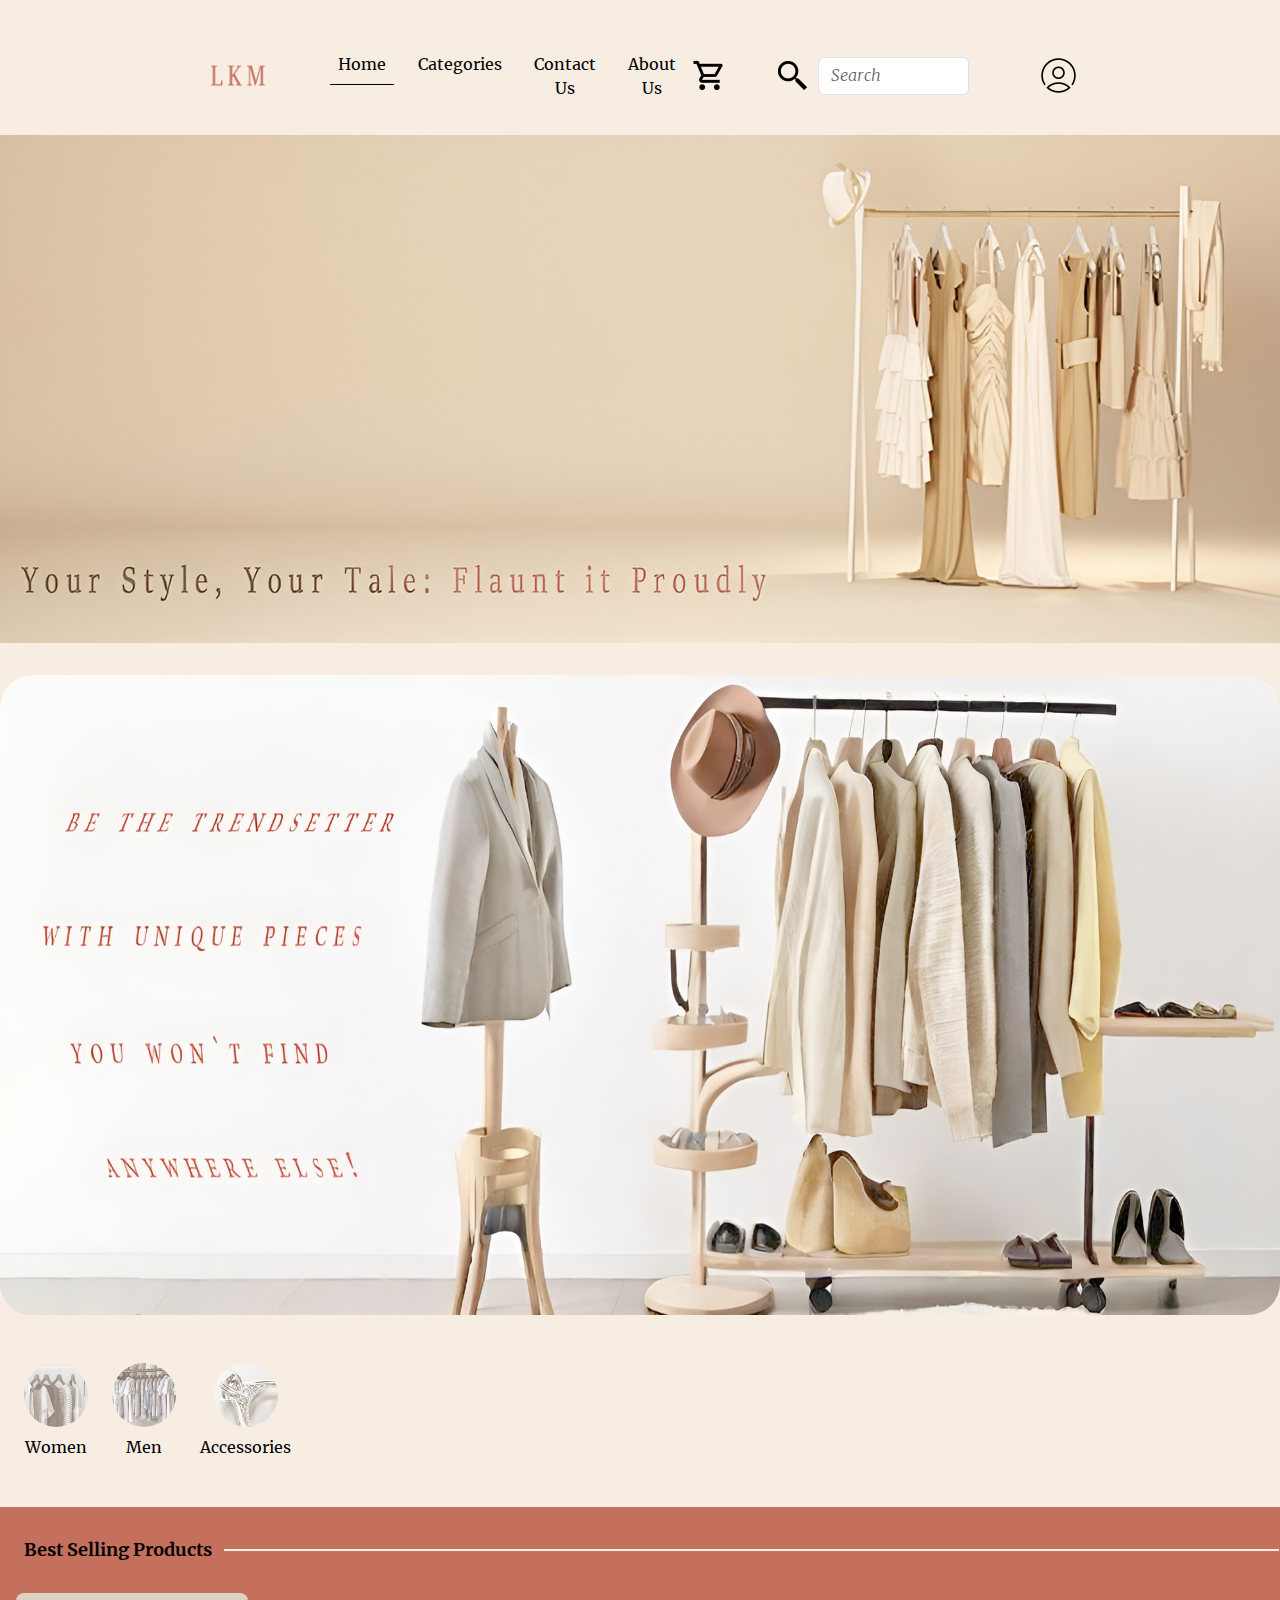
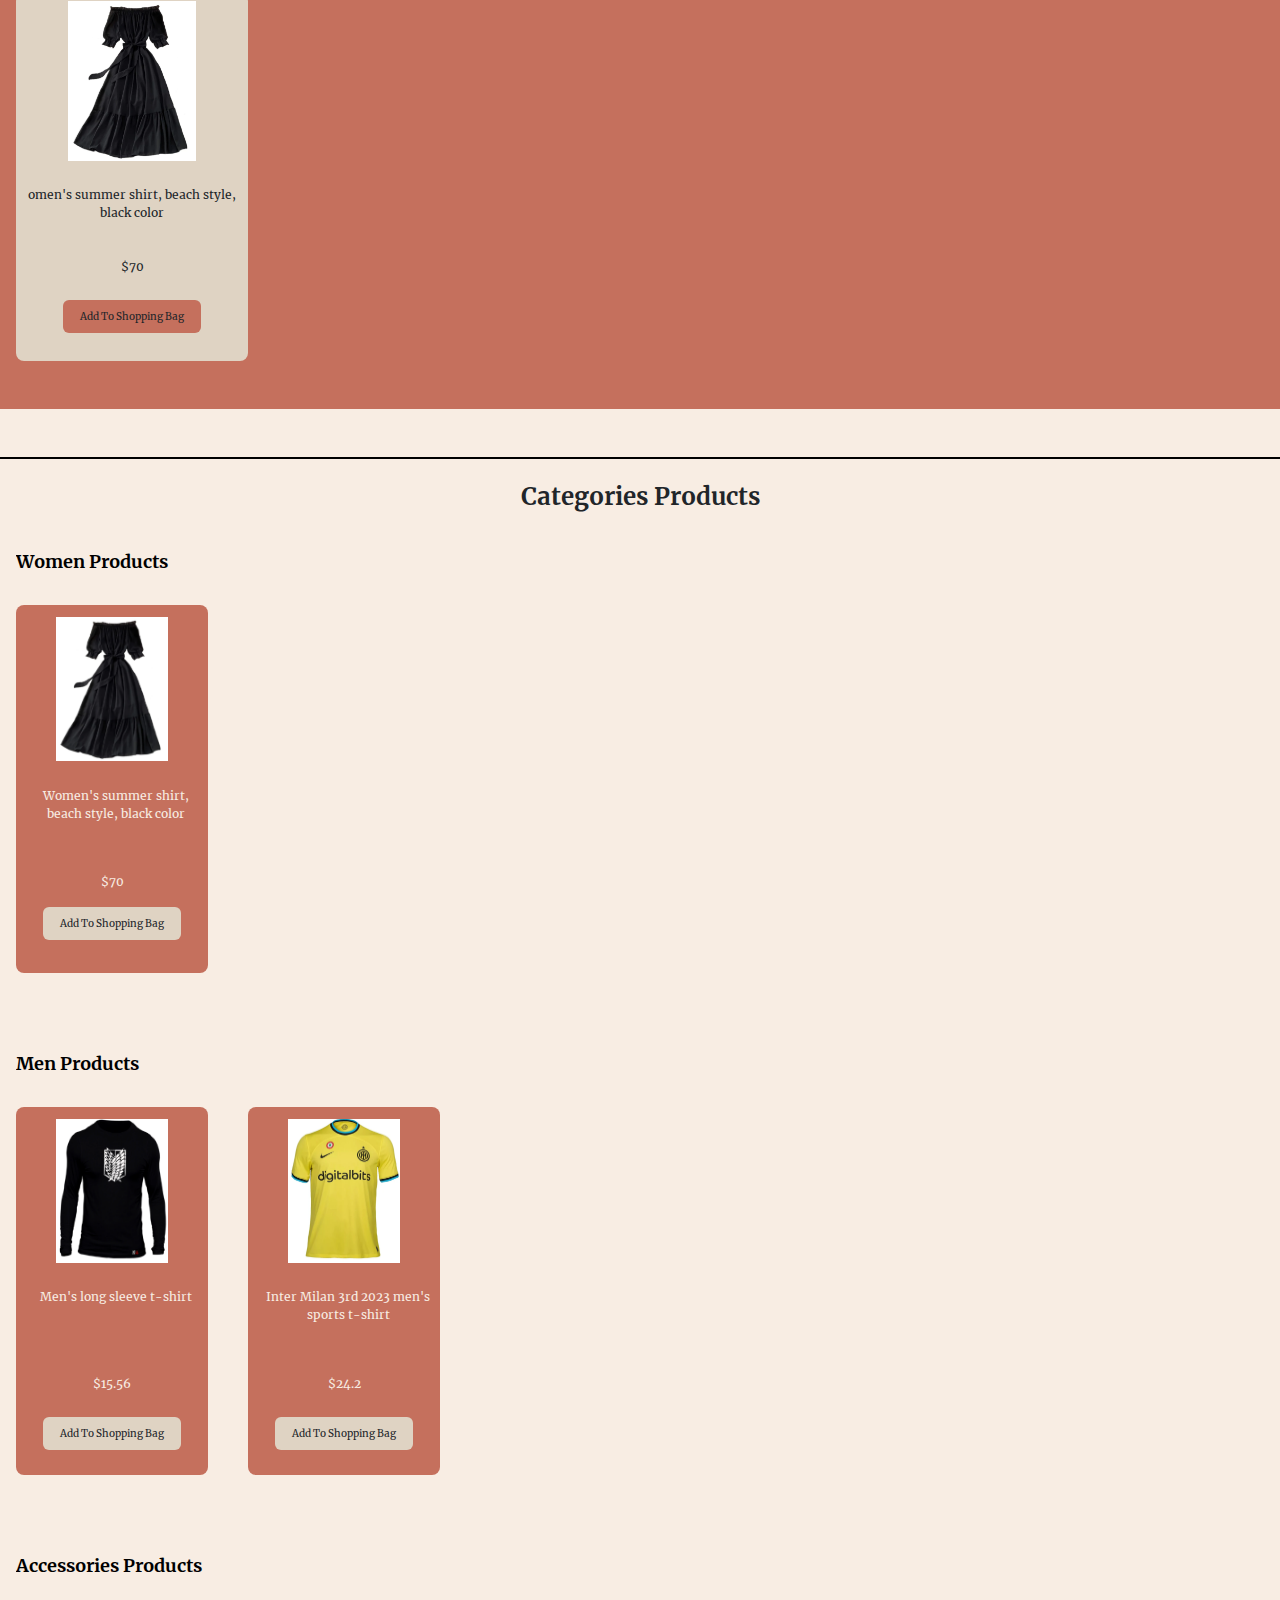
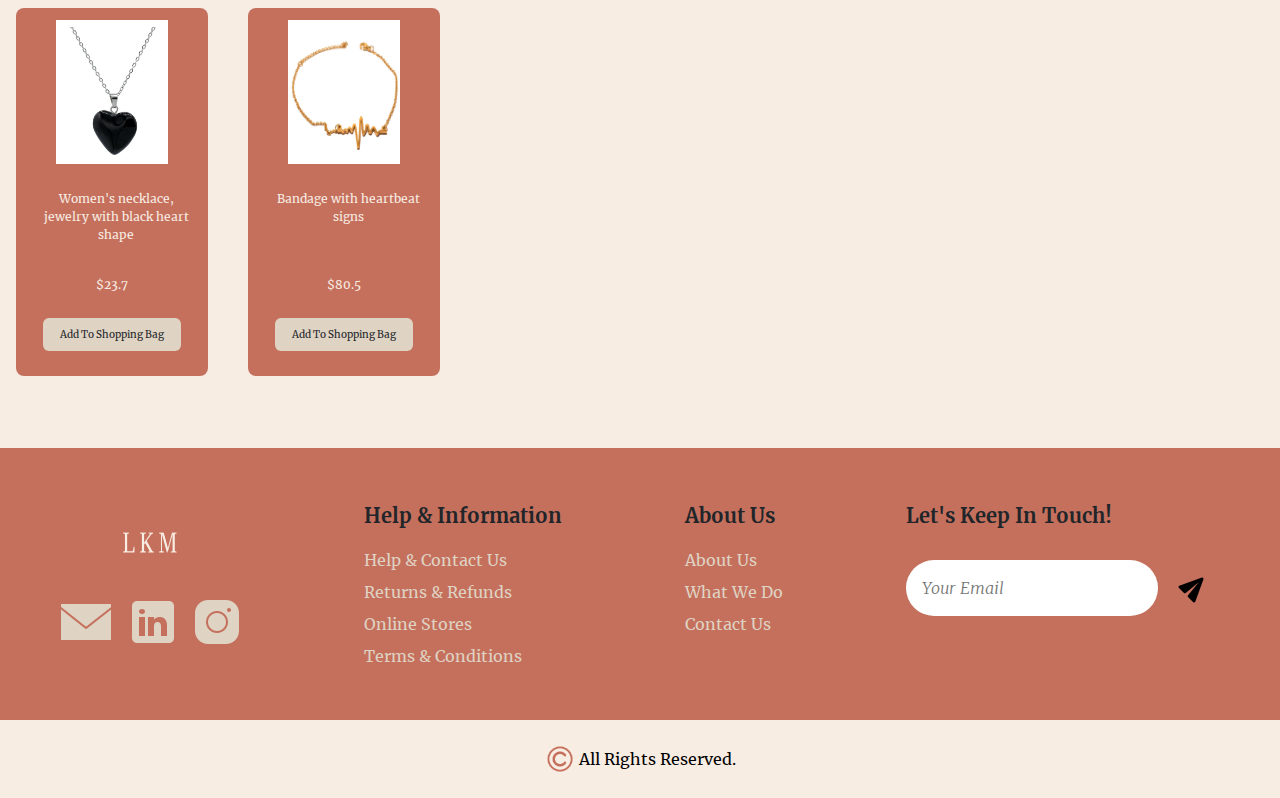
<file: Layout/Index.html>
<!DOCTYPE html>
<html lang="en">
<head>
    <meta charset="UTF-8">
    <meta name="viewport" content="width=device-width, initial-scale=1.0">
    <!-- title -->
    <title>LKM</title>
    <!-- page icon -->
    <link rel="icon" href="../Assets/Images/2c5705d.png">
    <!-- index style -->
    <link rel="stylesheet" href="../CSS/Index-Style.css">
    <!-- footer style -->
    <link rel="stylesheet" href="../CSS/Footer.css">
    <!-- bootstrap css cdn -->
    <link href="https://cdn.jsdelivr.net/npm/bootstrap@5.3.3/dist/css/bootstrap.min.css" rel="stylesheet" integrity="sha384-QWTKZyjpPEjISv5WaRU9OFeRpok6YctnYmDr5pNlyT2bRjXh0JMhjY6hW+ALEwIH" crossorigin="anonymous">
</head>
<body>
    <!-- wrapper part -->
    <div class="wrapper">
        <!-- header part -->
        <section class="header-part">
            <!-- navbar part -->
            <nav class="navbar navbar-expand-xl navbar-part mx-auto align-items-center z-1">
                <div class="container-fluid mt-3">
                    <!-- logo part -->
                    <img src="../Assets/Images/2c5705d.png" alt="LOGO" class="navbar-brand me-xl-5 me-0 logo-part">
                    <!-- hamburger menu -->
                    <button class="hamburger-icon" type="button" data-bs-toggle="collapse" data-bs-target="#navbarSupportedContent" aria-controls="navbarSupportedContent" aria-expanded="false" aria-label="Toggle navigation">
                        <img src="../Assets/Svgs/icons8-menu-50.png" alt="Hamburger Menu Icon" class="d-xl-none d-block">
                    </button>
                    <div class="collapse navbar-collapse" id="navbarSupportedContent">
                        <!-- unordered list part & list items part -->
                        <ul class="navbar-nav me-auto mb-2 mb-xl-0 ul-part">
                            <li class="nav-item active text-center mt-xl-0 mt-4 mx-xl-2 mx-0 home-li-part li-part">
                                <a class="nav-link home-a-part a-part" aria-current="page" href="../Layout/Index.html">Home</a>
                            </li>
                            <li class="nav-item text-center mt-xl-0 mt-3 mx-xl-2 mx-0 categories-li-part li-part">
                                <a class="nav-link categories-a-part a-part" href="#categories">Categories</a>
                            </li>
                            <li class="nav-item text-center mt-xl-0 mt-3 mx-xl-2 mx-0 contact-us-li-part li-part">
                                <a class="nav-link contact-us-a-part a-part" href="#contact-us">Contact Us</a>
                            </li>
                            <li class="nav-item text-center mt-xl-0 mt-3 mx-xl-2 mx-0 about-us-li-part li-part">
                                <a class="nav-link about-us-a-part a-part" href="#about-us">About Us</a>
                            </li>
                        </ul>
                        <!-- shopping bag & search part -->
                        <form class="d-flex flex-column flex-xl-row justify-content-center align-items-center shopping-bag-and-search-part" role="search">
                            <a href="../Layout/Shopping-Bag.html" class="text-decoration-none me-xl-5 mb-xl-0 mb-3 mt-xl-0 mt-4 shopping-bag-button">
                                <img src="../Assets/Svgs/icons8-shopping-cart-35.png" alt="Shopping Bag">
                            </a>
                            <button class="mb-xl-0 mb-2 mt-xl-0 mt-4 me-xl-2 search-button" type="submit">
                                <img src="../Assets/Svgs/icons8-search-35.png" alt="Search">
                            </button>
                            <input class="form-control me-xl-5 mb-xl-0 mb-3 search-box" type="search" placeholder="Search" aria-label="Search">
                            <a href="../Layout/Login.html" class="user-account ms-xl-4 mt-xl-0 mt-4">
                                <img src="../Assets/Svgs/icons8-account-35.png" alt="Account">
                            </a>
                        </form>
                    </div>
                </div>
            </nav>
            <div class="header-image-and-title z-0">
                <div class="header-image">
                    <img src="../Assets/Images/header.jpg" alt="Header Image" class="w-100 h-100">
                </div>
            </div>
        </section>
        <!-- slider/carousel bar part -->
        <section class="carousel-part mb-5">
            <div id="carouselExampleSlidesOnly" class="carousel slide" data-bs-ride="carousel" data-bs-interval="4000">
                <div class="carousel-inner">
                    <a href="#" class="carousel-item active carousel-item-part rounded-5">
                        <img src="../Assets/Images/carousel-item 1.jpg" class="d-block w-100 h-100 rounded-5" alt="...">
                    </a>
                    <a href="#" class="carousel-item carousel-item-part rounded-5">
                        <img src="../Assets/Images/carousel-item 2.jpg" class="d-block w-100 h-100 rounded-5" alt="...">
                    </a>
                    <a href="#" class="carousel-item carousel-item-part rounded-5">
                        <img src="../Assets/Images/carousel-item 3.jpg" class="d-block w-100 h-100 rounded-5" alt="...">
                    </a>
                </div>
            </div>
        </section>
        <!-- category part -->
        <section class="category-part d-flex justify-content-start align-items-center mb-5 ms-4" id="categories">
            <div class="category-one me-4">
                <a href="../Layout/Show-Women-Products.html" class="text-decoration-none d-flex flex-column justify-content-center align-items-center">
                    <div class="categories mb-2 category-title">
                        <img class="category-size" src="../Assets/Images/Category Woman.jpg" alt="Woman">
                    </div>
                    <span class="category-title">Women</span>
                </a>
            </div>
            <div class="category-two me-4">
                <a href="../Layout/Show-Men-Products.html" class="text-decoration-none d-flex flex-column justify-content-center align-items-center">
                    <div class="categories mb-2">
                        <img class="category-size" src="../Assets/Images/Category man.jpg" alt="man">
                    </div>
                    <span class="category-title">Men</span>
                </a>
            </div>
            <div class="category-three">
                <a href="../Layout/Show-Accessories-Products.html" class="text-decoration-none d-flex flex-column justify-content-center align-items-center">
                    <div class="categories mb-2">
                        <img class="category-size" src="../Assets/Images/Category Jwerly.jpg" alt="Jwerly">
                    </div>
                    <span class="category-title">Accessories</span>
                </a>
            </div>
        </section>
        <!-- best selling products part -->
        <section class="best-selling-products-part mb-5 py-5">
            <h6 class="best-selling-products-title-part ms-sm-4 ms-3 mb-3 pb-3">Best Selling Products</h6>
            <div class="best-selling-products-cards-part">
                <div class="best-selling-products-cards-part d-flex justify-content-start align-items-center" id="Best-Product">
                    <div class="products rounded-3 me-4 px-2 d-flex flex-column justify-content-start align-items-center ">
                        <img class="products-image " src="../Assets/Images/products/woman1.PNG" alt="Product">
                        <div class="products-title mb-4 pb-3">omen's summer shirt, beach style, black color</div>
                        <div class="products-price mb-4">$70</div>
                        <button class="add-to-shopping-bag btn px-3 py-2" onclick="getHTMLProductData(this)">Add To Shopping Bag</button>
                    </div>
                </div>
            </div>
        </section>
        <!-- separator line categories -->
        <div class="separator-line text-center mb-4 d-flex justify-content-center align-items-center"></div>
        <!-- categories title -->
        <div class="categories-title-part">
            <h4 class="title-part text-center">Categories Products</h4>
        </div>
        <!-- show women products part -->
        <section class="show-women-products-part py-5 ">
            <h6 class="show-women-products-title-part mb-3 pb-3">Women Products</h6>
            <div class="show-women-products-cards-part d-flex justify-content-start align-items-center" id="Show-Woman">
                <div class="product-one products rounded-3 ms-0 px-2 d-flex flex-column justify-content-start align-items-center">
                    <div class="rounded-3 mt-1">
                        <img class="products-image" id="products-image" src="../Assets/Images/products/woman1.PNG" alt="Product">
                    </div>
                    <div class="products-title mb-4 pb-3">Women's summer shirt, beach style, black color</div>
                    <div class="products-price mb-3">$70</div>
                    <button class="add-to-shopping-bag btn px-3 py-2" onclick="getHTMLProductData(this)">Add To Shopping Bag</button>
                </div>
            </div>
        </section>
        <!-- show men products part -->
        <section class="show-men-products-part py-5 justify-content-start">
            <h6 class="show-men-products-title-part mb-3 pb-3">Men Products</h6>
            <div class="show-men-products-cards-part d-flex justify-content-start align-items-center" id="Show-man">
                <div class="product-one products rounded-3 ms-0 px-2 d-flex flex-column justify-content-start align-items-center">
                    <div class="rounded-3 text-center mt-1">
                        <img class="products-image" src="../Assets/Images/products/man1.PNG" alt="Product">
                    </div>
                    <div class="products-title mb-4 pb-3">Men's long sleeve t-shirt</div>
                    <div class="products-price mb-4">$15.56</div>
                    <button class="add-to-shopping-bag btn px-3 py-2" onclick="getHTMLProductData(this)">Add To Shopping Bag</button>
                </div>
                <div class="product-two products rounded-3 d-flex flex-column justify-content-start align-items-center">
                    <div class="rounded-3 text-center mt-1">
                        <img class="products-image" src="../Assets/Images/products/man2.PNG" alt="Product">
                    </div>
                    <div class="products-title mb-4 pb-3">Inter Milan 3rd 2023 men's sports t-shirt</div>
                    <div class="products-price mb-4">$24.2</div>
                    <button class="add-to-shopping-bag btn px-3 py-2" onclick="getHTMLProductData(this)">Add To Shopping Bag</button>
                </div>
            </div>
        </section>
        <!-- show accessories products part -->
        <section class="show-accessories-products-part py-5">
            <h6 class="show-accessories-products-title-part mb-3 pb-3">Accessories Products</h6>
            <div class="show-accessories-products-cards-part d-flex justify-content-start align-items-center" id="Show-accessories">
                <div class="product-one products rounded-3 ms-0 px-2 d-flex flex-column justify-content-start align-items-center">
                    <div class="rounded-3 text-center mt-1">
                        <img class="products-image" src="../Assets/Images/products/accessory1.PNG" alt="Product">
                    </div>
                    <div class="products-title mb-4 pb-3">Women's necklace, jewelry with black heart shape</div>
                    <div class="products-price mb-4">$23.7</div>
                    <button class="add-to-shopping-bag btn px-3 py-2" onclick="getHTMLProductData(this)">Add To Shopping Bag</button>
                </div>
                <div class="product-two products rounded-3 me-4 d-none d-sm-flex flex-column justify-content-start align-items-center">
                    <div class="rounded-3 text-center mt-1">
                        <img class="products-image" src="../Assets/Images/products/accessory2.PNG" alt="Product">
                    </div>
                    <div class="products-title mb-4 pb-3">Bandage with heartbeat signs</div>
                    <div class="products-price mb-4">$80.5</div>
                    <button class="add-to-shopping-bag btn px-3 py-2" onclick="getHTMLProductData(this)">Add To Shopping Bag</button>
                </div>
            </div>
        </section>
        <!-- footer part -->
        <section class="footer-part mt-4 d-flex justify-content-around align-items-start flex-wrap">
            <!-- logo & social media part -->
            <div class="logo-and-social-media-part d-flex flex-column justify-content-center align-items-center my-5 mx-4">
                <img src="../Assets/Images/2f8ede31.png" alt="LOGO" class="logo-footer">
                <div class="social-media-icons mt-2">
                    <a href="#"><img src="../Assets/Svgs/icons8-email-50.png" alt="Email" class="rounded-3 me-1"></a>
                    <a href="#"><img src="../Assets/Svgs/icons8-linkedin-50.png" alt="LinkedIn" class="rounded-3 mx-2"></a>
                    <a href="#"><img src="../Assets/Svgs/icons8-instagram-50.png" alt="Instagram" class="rounded-3"></a>
                </div>
            </div>
            <!-- help & information part -->
            <div class="help-and-information-part d-flex flex-column justify-content-center align-items-start my-5 mx-4" id="contact-us">
                <h5 class="lh-lg">Help & Information</h5>
                <a href="../Layout/Help-And-Contact-Us.html" class="text-decoration-none help-and-information-items lh-lg">Help & Contact Us</a>
                <a href="../Layout/Returns-And-Refunds.html" class="text-decoration-none help-and-information-items lh-lg">Returns & Refunds</a>
                <a href="../Layout/Online-Stores.html" class="text-decoration-none help-and-information-items lh-lg">Online Stores</a>
                <a href="../Layout/Terms-And-Conditions.html" class="text-decoration-none help-and-information-items lh-lg">Terms & Conditions</a>
            </div>
            <!-- about us part -->
            <div class="about-us-part d-flex flex-column justify-content-center align-items-start my-5 mx-4" id="about-us">
                <h5 class="lh-lg">About Us</h5>
                <a href="../Layout/About-Us.html" class="text-decoration-none about-us-items lh-lg">About Us</a>
                <a href="../Layout/What-We-Can-Do.html" class="text-decoration-none about-us-items lh-lg">What We Do</a>
                <a href="../Layout/Contact-Us.html" class="text-decoration-none about-us-items lh-lg">Contact Us</a>
            </div>
            <!-- communication part -->
            <div class="communication-part d-flex flex-column justify-content-center align-items-start my-5 text-center mx-4">
                <h5 class="lh-lg text-center">Let's Keep In Touch!</h5>
                <div class="input-and-send-icon mt-3">
                    <input type="text" placeholder="Your Email" class="rounded-5 py-3 ps-3 pe-3">
                    <img src="../Assets/Svgs/icons8-email-send-30.png" alt="Send" class="btn" onclick="redirectToLogin()">
                </div>
            </div>
            <!-- copyright part -->
            <div class="copyright-part w-100 py-4 d-flex justify-content-center align-items-center gap-1">
                <img src="../Assets/Svgs/icons8-copyright-48.png" alt="Copyright">
                <span>All Rights Reserved.</span>
            </div> 
        </section>
    </div>
    <!-- bootstrap js cdn -->
    <script src="../JS/Index.js"></script>
    <script src="https://cdn.jsdelivr.net/npm/bootstrap@5.3.3/dist/js/bootstrap.bundle.min.js" integrity="sha384-YvpcrYf0tY3lHB60NNkmXc5s9fDVZLESaAA55NDzOxhy9GkcIdslK1eN7N6jIeHz" crossorigin="anonymous"></script>
</body>
</html>
</file>
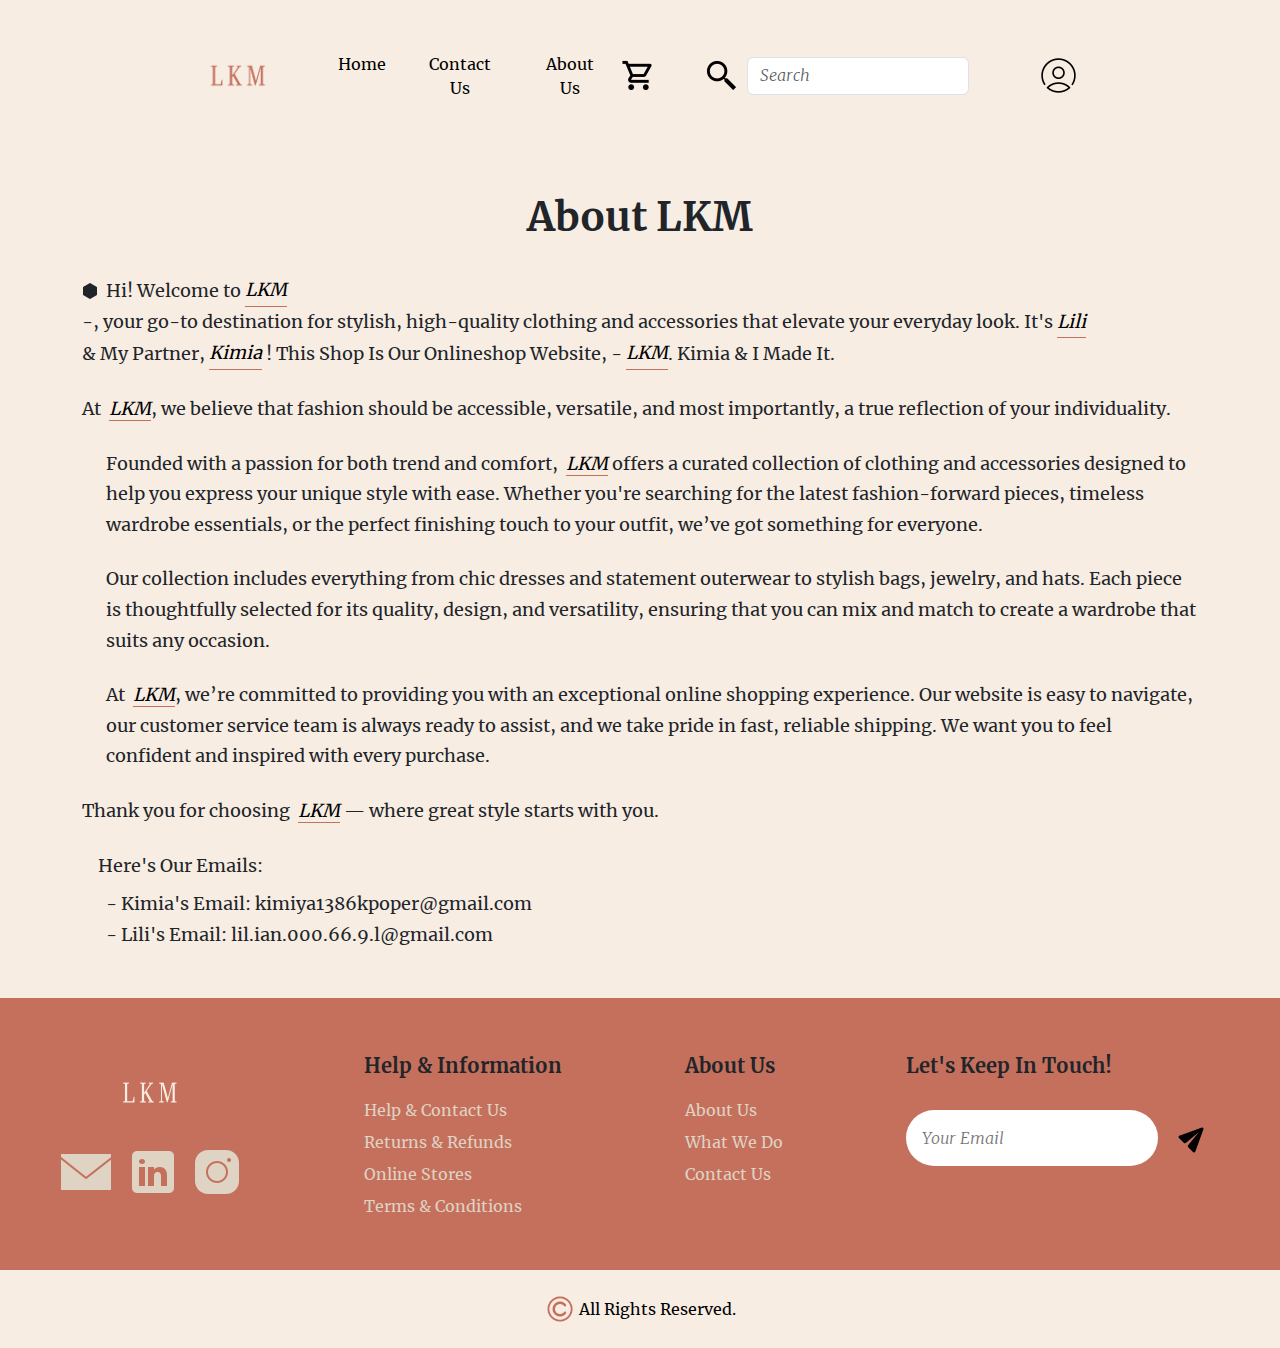
<file: Layout/About-Us.html>
<!DOCTYPE html>
<html lang="en">
<head>
    <meta charset="UTF-8">
    <meta name="viewport" content="width=device-width, initial-scale=1.0">
    <!-- title -->
    <title>LKM - About Us</title>
    <!-- page icon -->
    <link rel="icon" href="../Assets/Images/2c5705d.png">
    <!-- header style -->
    <link rel="stylesheet" href="../CSS/Header.css">
    <!-- about us page style -->
    <link rel="stylesheet" href="../CSS/About-Us.css">
    <!-- footer style -->
    <link rel="stylesheet" href="../CSS/Footer.css">
    <!-- bootstrap css cdn -->
    <link href="https://cdn.jsdelivr.net/npm/bootstrap@5.3.3/dist/css/bootstrap.min.css" rel="stylesheet" integrity="sha384-QWTKZyjpPEjISv5WaRU9OFeRpok6YctnYmDr5pNlyT2bRjXh0JMhjY6hW+ALEwIH" crossorigin="anonymous">
</head>
<body>
    <!-- wrapper part -->
    <div class="wrapper">
        <!-- header part -->
        <section class="header-part">
            <!-- navbar part -->
            <nav class="navbar navbar-expand-xl navbar-part mx-auto align-items-center z-1">
                <div class="container-fluid mt-3">
                    <!-- logo part -->
                    <img src="../Assets/Images/2c5705d.png" alt="LOGO" class="navbar-brand me-xl-5 me-0 logo-part">
                    <!-- hamburger menu -->
                    <button class="hamburger-icon" type="button" data-bs-toggle="collapse" data-bs-target="#navbarSupportedContent" aria-controls="navbarSupportedContent" aria-expanded="false" aria-label="Toggle navigation">
                        <img src="../Assets/Svgs/icons8-menu-50.png" alt="Hamburger Menu Icon" class="d-xl-none d-block">
                    </button>
                    <div class="collapse navbar-collapse" id="navbarSupportedContent">
                        <!-- unordered list part & list items part -->
                        <ul class="navbar-nav me-auto mb-2 mb-xl-0 ul-part">
                            <li class="nav-item active text-center mt-xl-0 mt-4 mx-xl-2 mx-0 home-li-part li-part">
                                <a class="nav-link home-a-part a-part" aria-current="page" href="../Layout/Index.html">Home</a>
                            </li>
                            <li class="nav-item text-center mt-xl-0 mt-3 mx-xl-2 mx-0 contact-us-li-part li-part">
                                <a class="nav-link contact-us-a-part a-part" href="#contact-us">Contact Us</a>
                            </li>
                            <li class="nav-item text-center mt-xl-0 mt-3 mx-xl-2 mx-0 about-us-li-part li-part">
                                <a class="nav-link about-us-a-part a-part" href="#about-us">About Us</a>
                            </li>
                        </ul>
                        <!-- search part -->
                        <form class="d-flex flex-column flex-xl-row justify-content-center align-items-center search-part" role="search">
                            <a href="../Layout/Shopping-Bag.html" class="text-decoration-none me-xl-5 mb-xl-0 mb-3 mt-xl-0 mt-4 shopping-bag-button">
                                <img src="../Assets/Svgs/icons8-shopping-cart-35.png" alt="Shopping Bag">
                            </a>
                            <button class="mb-xl-0 mb-2 mt-xl-0 mt-4 me-xl-2 search-button" type="submit">
                                <img src="../Assets/Svgs/icons8-search-35.png" alt="Search">
                            </button>
                            <input class="form-control me-xl-5 mb-xl-0 mb-3 search-box" type="search" placeholder="Search" aria-label="Search">
                            <a href="../Layout/Login.html" class="user-account ms-xl-4 mt-xl-0 mt-4">
                                <img src="../Assets/Svgs/icons8-account-35.png" alt="Account">
                            </a>
                        </form>
                    </div>
                </div>
            </nav>
        </section>
        <!-- about us part -->
        <section class="about-us-part mt-5 px-4">
            <h1 class="title-part text-center">About LKM</h1>
            <div class="details-part container">
                <p class="detail-main details mt-4 d-flex align-items-center flex-wrap"><svg xmlns="http://www.w3.org/2000/svg" width="16" height="16" fill="currentColor" class="bi bi-hexagon-fill me-2" viewBox="0 0 16 16">
                    <path fill-rule="evenodd" d="M8.5.134a1 1 0 0 0-1 0l-6 3.577a1 1 0 0 0-.5.866v6.846a1 1 0 0 0 .5.866l6 3.577a1 1 0 0 0 1 0l6-3.577a1 1 0 0 0 .5-.866V4.577a1 1 0 0 0-.5-.866z"/>
                  </svg>Hi! Welcome to <a href="../Layout/Index.html" class="text-decoration-none mx-1"><i>LKM</i></a>-, your go-to destination for stylish, high-quality clothing and accessories that elevate your everyday look. It's <a href="https://www.linkedin.com/in/lili-abbasi-nezhad-ab1aa0310?utm_source=share&utm_campaign=share_via&utm_content=profile&utm_medium=android_app" class="text-decoration-none mx-1"><i>Lili</i></a> & My Partner, <a href="https://www.linkedin.com/in/kimia-n-m-b1401a339?trk=contact-info" class="text-decoration-none mx-1"><i>Kimia</i></a>! This Shop Is Our Onlineshop Website, - <a href="../Layout/Index.html" class="text-decoration-none ms-1"><i>LKM</i></a>. Kimia & I Made It.</p>
                <p class="detail-main details mt-4"> At <a href="../Layout/Index.html" class="text-decoration-none ms-1"><i>LKM</i></a>, we believe that fashion should be accessible, versatile, and most importantly, a true reflection of your individuality.</p>
                <p class="detail-one details mt-4 mb-0 ms-4">Founded with a passion for both trend and comfort, <a href="../Layout/Index.html" class="text-decoration-none ms-1"><i>LKM</i></a> offers a curated collection of clothing and accessories designed to help you express your unique style with ease. Whether you're searching for the latest fashion-forward pieces, timeless wardrobe essentials, or the perfect finishing touch to your outfit, we’ve got something for everyone.</p>
                <p class="detail-two details mt-4 mb-0 ms-4">Our collection includes everything from chic dresses and statement outerwear to stylish bags, jewelry, and hats. Each piece is thoughtfully selected for its quality, design, and versatility, ensuring that you can mix and match to create a wardrobe that suits any occasion.</p>
                <p class="detail-three details mt-4 mb-0 ms-4">At <a href="../Layout/Index.html" class="text-decoration-none ms-1"><i>LKM</i></a>, we’re committed to providing you with an exceptional online shopping experience. Our website is easy to navigate, our customer service team is always ready to assist, and we take pride in fast, reliable shipping. We want you to feel confident and inspired with every purchase.</p>
                <p class="detail-four details mt-4">Thank you for choosing <a href="../Layout/Index.html" class="text-decoration-none ms-1"><i>LKM</i></a> — where great style starts with you.</p>
                <p class="detail-five details mt-4 mb-0 ms-3">Here's Our Emails:</p>
                <p class="detail-six details mt-2 mb-0 ms-4">- Kimia's Email: kimiya1386kpoper@gmail.com</p>
                <p class="detail-seven details ms-4 mb-5">- Lili's Email:  lil.ian.000.66.9.l@gmail.com</p>
            </div>
        </section>
        <!-- footer part -->
        <section class="footer-part mt-4 d-flex justify-content-around align-items-start flex-wrap">
            <!-- logo & social media part -->
            <div class="logo-and-social-media-part d-flex flex-column justify-content-center align-items-center my-5 mx-4">
                <img src="../Assets/Images/2f8ede31.png" alt="LOGO" class="logo-footer">
                <div class="social-media-icons mt-2">
                    <a href="#"><img src="../Assets/Svgs/icons8-email-50.png" alt="Email" class="rounded-3 me-1"></a>
                    <a href="#"><img src="../Assets/Svgs/icons8-linkedin-50.png" alt="LinkedIn" class="rounded-3 mx-2"></a>
                    <a href="#"><img src="../Assets/Svgs/icons8-instagram-50.png" alt="Instagram" class="rounded-3"></a>
                </div>
            </div>
            <!-- help & information part -->
            <div class="help-and-information-part d-flex flex-column justify-content-center align-items-start my-5 mx-4" id="contact-us">
                <h5 class="lh-lg">Help & Information</h5>
                <a href="../Layout/Help-And-Contact-Us.html" class="text-decoration-none help-and-information-items lh-lg">Help & Contact Us</a>
                <a href="../Layout/Returns-And-Refunds.html" class="text-decoration-none help-and-information-items lh-lg">Returns & Refunds</a>
                <a href="../Layout/Online-Stores.html" class="text-decoration-none help-and-information-items lh-lg">Online Stores</a>
                <a href="../Layout/Terms-And-Conditions.html" class="text-decoration-none help-and-information-items lh-lg">Terms & Conditions</a>
            </div>
            <!-- about us part -->
            <div class="about-us-part d-flex flex-column justify-content-center align-items-start my-5 mx-4" id="about-us">
                <h5 class="lh-lg">About Us</h5>
                <a href="../Layout/About-Us.html" class="text-decoration-none about-us-items lh-lg">About Us</a>
                <a href="../Layout/What-We-Can-Do.html" class="text-decoration-none about-us-items lh-lg">What We Do</a>
                <a href="../Layout/Contact-Us.html" class="text-decoration-none about-us-items lh-lg">Contact Us</a>
            </div>
            <!-- communication part -->
            <div class="communication-part d-flex flex-column justify-content-center align-items-start my-5 text-center mx-4">
                <h5 class="lh-lg text-center">Let's Keep In Touch!</h5>
                <div class="input-and-send-icon mt-3">
                    <input type="text" placeholder="Your Email" class="rounded-5 py-3 ps-3 pe-3">
                    <img src="../Assets/Svgs/icons8-email-send-30.png" alt="Send" class="btn" onclick="redirectToLogin()">
                </div>
            </div>
            <!-- copyright part -->
            <div class="copyright-part w-100 py-4 d-flex justify-content-center align-items-center gap-1">
                <img src="../Assets/Svgs/icons8-copyright-48.png" alt="Copyright">
                <span>All Rights Reserved.</span>
            </div> 
        </section>
    </div>
    <!-- bootstrap js cdn -->
    <script src="../JS/Index.js"></script>
    <script src="https://cdn.jsdelivr.net/npm/bootstrap@5.3.3/dist/js/bootstrap.bundle.min.js" integrity="sha384-YvpcrYf0tY3lHB60NNkmXc5s9fDVZLESaAA55NDzOxhy9GkcIdslK1eN7N6jIeHz" crossorigin="anonymous"></script>
</body>
</html>
</file>
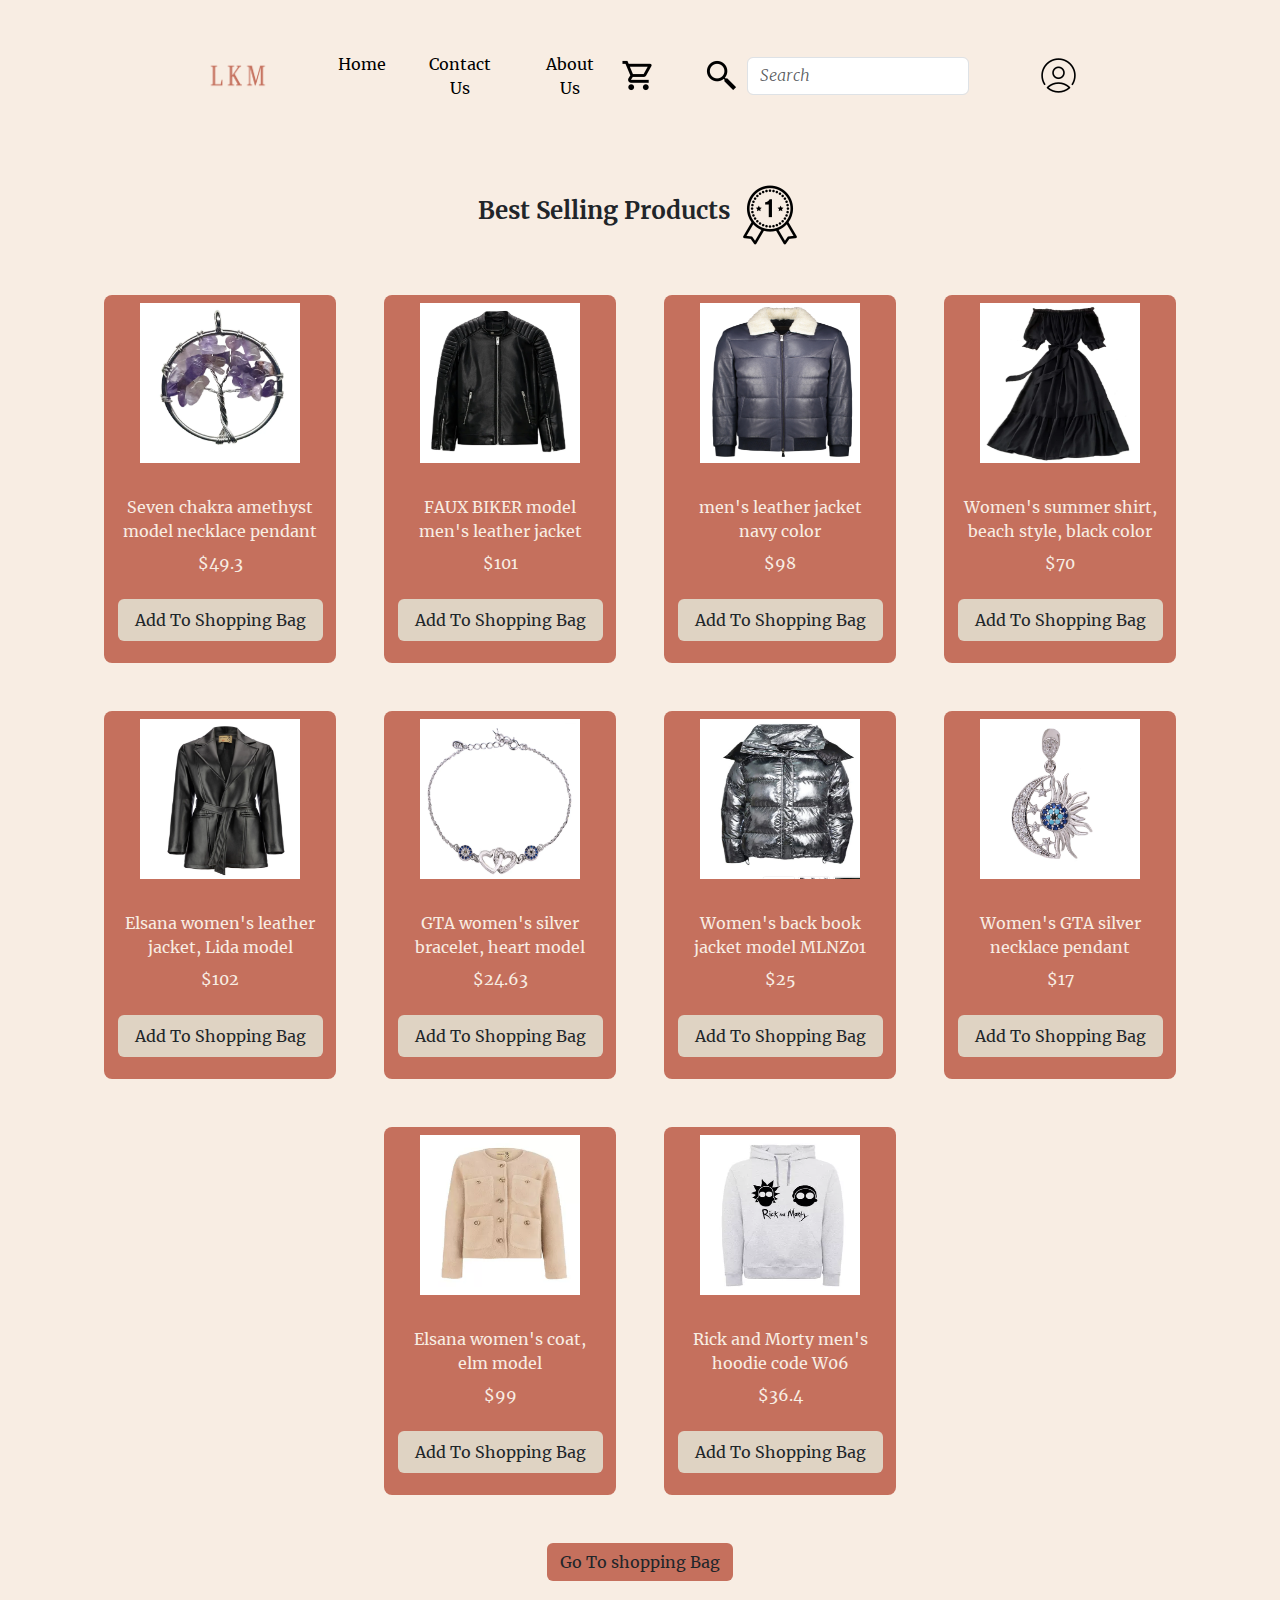
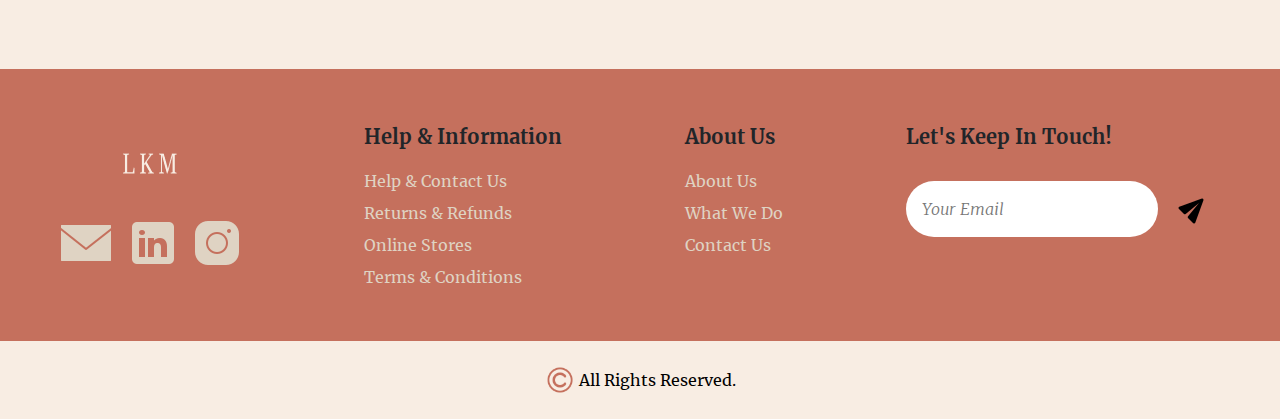
<file: Layout/Best-Selling-Products.html>
<!DOCTYPE html>
<html lang="en">
<head>
    <meta charset="UTF-8">
    <meta name="viewport" content="width=device-width, initial-scale=1.0">
    <!-- title -->
    <title>LKM - Best Selling Products</title>
    <!-- page icon -->
    <link rel="icon" href="../Assets/Images/2c5705d.png">
    <!-- header style -->
    <link rel="stylesheet" href="../CSS/Header.css">
    <!-- best selling products page style -->
    <link rel="stylesheet" href="../CSS/Best-Selling-Products-Style.css">
    <!-- footer style -->
    <link rel="stylesheet" href="../CSS/Footer.css">
    <!-- bootstrap css cdn -->
    <link href="https://cdn.jsdelivr.net/npm/bootstrap@5.3.3/dist/css/bootstrap.min.css" rel="stylesheet" integrity="sha384-QWTKZyjpPEjISv5WaRU9OFeRpok6YctnYmDr5pNlyT2bRjXh0JMhjY6hW+ALEwIH" crossorigin="anonymous">
</head>
<body>
    <!-- wrapper part -->
    <div class="wrapper">
        <!-- header part -->
        <section class="header-part">
            <!-- navbar part -->
            <nav class="navbar navbar-expand-xl navbar-part mx-auto align-items-center z-1">
                <div class="container-fluid mt-3">
                    <!-- logo part -->
                    <img src="../Assets/Images/2c5705d.png" alt="LOGO" class="navbar-brand me-xl-5 me-0 logo-part">
                    <!-- hamburger menu -->
                    <button class="hamburger-icon" type="button" data-bs-toggle="collapse" data-bs-target="#navbarSupportedContent" aria-controls="navbarSupportedContent" aria-expanded="false" aria-label="Toggle navigation">
                        <img src="../Assets/Svgs/icons8-menu-50.png" alt="Hamburger Menu Icon" class="d-xl-none d-block">
                    </button>
                    <div class="collapse navbar-collapse" id="navbarSupportedContent">
                        <!-- unordered list part & list items part -->
                        <ul class="navbar-nav me-auto mb-2 mb-xl-0 ul-part">
                            <li class="nav-item active text-center mt-xl-0 mt-4 mx-xl-2 mx-0 home-li-part li-part">
                                <a class="nav-link home-a-part a-part" aria-current="page" href="../Layout/Index.html">Home</a>
                            </li>
                            <li class="nav-item text-center mt-xl-0 mt-3 mx-xl-2 mx-0 contact-us-li-part li-part">
                                <a class="nav-link contact-us-a-part a-part" href="#contact-us">Contact Us</a>
                            </li>
                            <li class="nav-item text-center mt-xl-0 mt-3 mx-xl-2 mx-0 about-us-li-part li-part">
                                <a class="nav-link about-us-a-part a-part" href="#about-us">About Us</a>
                            </li>
                        </ul>
                        <!-- search part -->
                        <form class="d-flex flex-column flex-xl-row justify-content-center align-items-center search-part" role="search">
                            <a href="../Layout/Shopping-Bag.html" class="text-decoration-none me-xl-5 mb-xl-0 mb-3 mt-xl-0 mt-4 shopping-bag-button">
                                <img src="../Assets/Svgs/icons8-shopping-cart-35.png" alt="Shopping Bag">
                            </a>
                            <button class="mb-xl-0 mb-2 mt-xl-0 mt-4 me-xl-2 search-button" type="submit">
                                <img src="../Assets/Svgs/icons8-search-35.png" alt="Search">
                            </button>
                            <input class="form-control me-xl-5 mb-xl-0 mb-3 search-box" type="search" placeholder="Search" aria-label="Search">
                            <a href="../Layout/Login.html" class="user-account ms-xl-4 mt-xl-0 mt-4">
                                <img src="../Assets/Svgs/icons8-account-35.png" alt="Account">
                            </a>
                        </form>
                    </div>
                </div>
            </nav>
        </section>
        <!-- best selling products part -->
        <section class="best-selling-products-part">
            <div class="best-selling-products-title-part my-5 d-flex justify-content-center align-items-center gap-2">
                <h4 class="best-selling-products-title">Best Selling Products</h4>
                <img src="../Assets/Svgs/icons8-best-seller-64.png" alt="Best Selling Products" class="best-selling-products-image">
            </div>
            <div class="best-selling-products px-4 d-flex justify-content-center align-items-center flex-wrap mb-5 gap-5" id="Best-Product">
                <div class="product-one products rounded-3 d-flex flex-column justify-content-start align-items-center">
                    <img class="products-image" id="products-image" src="../Assets/Images/products/accessory14.PNG" alt="Product">
                    <div class="products-title mb-4 pb-3">Seven chakra amethyst model necklace pendant </div>
                    <div class="products-price mb-4">$49.3</div>
                    <button class="add-to-shopping-bag btn px-3 py-2 "onclick="getHTMLProductData(this)">Add To Shopping Bag</button>
                </div>
                <div class="product-two products rounded-3 d-flex flex-column justify-content-start align-items-center">
                    <img class="products-image" id="products-image" src="../Assets/Images/products/man11.PNG" alt="Product">
                    <div class="products-title mb-4 pb-3">FAUX BIKER model men's leather jacket </div>
                    <div class="products-price mb-4">$101</div>
                    <button class="add-to-shopping-bag btn px-3 py-2 "onclick="getHTMLProductData(this)">Add To Shopping Bag</button>
                </div>
                <div class="product-three products rounded-3 d-flex flex-column justify-content-start align-items-center">
                    <img class="products-image" id="products-image" src="../Assets/Images/products/man12.PNG" alt="Product">
                    <div class="products-title mb-4 pb-3">men's leather jacket navy color</div>
                    <div class="products-price mb-4">$98</div>
                    <button class="add-to-shopping-bag btn px-3 py-2 "onclick="getHTMLProductData(this)">Add To Shopping Bag</button>
                </div>
                <div class="product-four products rounded-3 d-flex flex-column justify-content-start align-items-center">
                    <img class="products-image" id="products-image" src="../Assets/Images/products/woman1.PNG" alt="Product">
                    <div class="products-title mb-4 pb-3">Women's summer shirt, beach style, black color</div>
                    <div class="products-price mb-4">$70</div>
                    <button class="add-to-shopping-bag btn px-3 py-2 "onclick="getHTMLProductData(this)">Add To Shopping Bag</button>
                </div>
                <div class="product-five products rounded-3 d-flex flex-column justify-content-start align-items-center">
                    <img class="products-image" id="products-image" src="../Assets/Images/products/woman7.PNG" alt="Product">
                    <div class="products-title mb-4 pb-3">Elsana women's leather jacket, Lida model</div>
                    <div class="products-price mb-4">$102</div>
                    <button class="add-to-shopping-bag btn px-3 py-2 "onclick="getHTMLProductData(this)">Add To Shopping Bag</button>
                </div>
                <div class="product-six products rounded-3 d-flex flex-column justify-content-start align-items-center">
                    <img class="products-image" id="products-image" src="../Assets/Images/products/accessory7.PNG" alt="Product">
                    <div class="products-title mb-4 pb-3">GTA women's silver bracelet, heart model</div>
                    <div class="products-price mb-4">$24.63</div>
                    <button class="add-to-shopping-bag btn px-3 py-2 "onclick="getHTMLProductData(this)">Add To Shopping Bag</button>
                </div>
                <div class="product-seven products rounded-3 d-flex flex-column justify-content-start align-items-center">
                    <img class="products-image" id="products-image" src="../Assets/Images/products/woman17.PNG" alt="Product">
                    <div class="products-title mb-4 pb-3">Women's back book jacket model MLNZ01</div>
                    <div class="products-price mb-4">$25</div>
                    <button class="add-to-shopping-bag btn px-3 py-2 "onclick="getHTMLProductData(this)">Add To Shopping Bag</button>
                </div>
                <div class="product-eight products rounded-3 d-flex flex-column justify-content-start align-items-center">
                    <img class="products-image" id="products-image" src="../Assets/Images/products/accessory6.PNG" alt="Product">
                    <div class="products-title mb-4 pb-3">Women's GTA silver necklace pendant</div>
                    <div class="products-price mb-4">$17</div>
                    <button class="add-to-shopping-bag btn px-3 py-2 "onclick="getHTMLProductData(this)">Add To Shopping Bag</button>
                </div>
                <div class="product-nine products rounded-3 d-flex flex-column justify-content-start align-items-center">
                    <img class="products-image" id="products-image" src="../Assets/Images/products/woman6.PNG" alt="Product">
                    <div class="products-title mb-4 pb-3">Elsana women's coat, elm model</div>
                    <div class="products-price mb-4">$99</div>
                    <button class="add-to-shopping-bag btn px-3 py-2 "onclick="getHTMLProductData(this)">Add To Shopping Bag</button>
                </div>
                <div class="product-ten products rounded-3 d-flex flex-column justify-content-start align-items-center">
                    <img class="products-image" id="products-image" src="../Assets/Images/products/man15.PNG" alt="Product">
                    <div class="products-title mb-4 pb-3">Rick and Morty men's hoodie code W06</div>
                    <div class="products-price mb-4">$36.4</div>
                    <button class="add-to-shopping-bag btn px-3 py-2 "onclick="getHTMLProductData(this)">Add To Shopping Bag</button>
                </div>
            </div>
            <a class="btn cart" href="../Layout/Shopping-Bag.html">Go To shopping Bag</a>
        </section>
        <!-- footer part -->
        <section class="footer-part mt-4 d-flex justify-content-around align-items-start flex-wrap">
            <!-- logo & social media part -->
            <div class="logo-and-social-media-part d-flex flex-column justify-content-center align-items-center my-5 mx-4">
                <img src="../Assets/Images/2f8ede31.png" alt="LOGO" class="logo-footer">
                <div class="social-media-icons mt-2">
                    <a href="#"><img src="../Assets/Svgs/icons8-email-50.png" alt="Email" class="rounded-3 me-1"></a>
                    <a href="#"><img src="../Assets/Svgs/icons8-linkedin-50.png" alt="LinkedIn" class="rounded-3 mx-2"></a>
                    <a href="#"><img src="../Assets/Svgs/icons8-instagram-50.png" alt="Instagram" class="rounded-3"></a>
                </div>
            </div>
            <!-- help & information part -->
            <div class="help-and-information-part d-flex flex-column justify-content-center align-items-start my-5 mx-4" id="contact-us">
                <h5 class="lh-lg">Help & Information</h5>
                <a href="../Layout/Help-And-Contact-Us.html" class="text-decoration-none help-and-information-items lh-lg">Help & Contact Us</a>
                <a href="../Layout/Returns-And-Refunds.html" class="text-decoration-none help-and-information-items lh-lg">Returns & Refunds</a>
                <a href="../Layout/Online-Stores.html" class="text-decoration-none help-and-information-items lh-lg">Online Stores</a>
                <a href="../Layout/Terms-And-Conditions.html" class="text-decoration-none help-and-information-items lh-lg">Terms & Conditions</a>
            </div>
            <!-- about us part -->
            <div class="about-us-part d-flex flex-column justify-content-center align-items-start my-5 mx-4" id="about-us">
                <h5 class="lh-lg">About Us</h5>
                <a href="../Layout/About-Us.html" class="text-decoration-none about-us-items lh-lg">About Us</a>
                <a href="../Layout/What-We-Can-Do.html" class="text-decoration-none about-us-items lh-lg">What We Do</a>
                <a href="../Layout/Contact-Us.html" class="text-decoration-none about-us-items lh-lg">Contact Us</a>
            </div>
            <!-- communication part -->
            <div class="communication-part d-flex flex-column justify-content-center align-items-start my-5 text-center mx-4">
                <h5 class="lh-lg text-center">Let's Keep In Touch!</h5>
                <div class="input-and-send-icon mt-3">
                    <input type="text" placeholder="Your Email" class="rounded-5 py-3 ps-3 pe-3">
                    <img src="../Assets/Svgs/icons8-email-send-30.png" alt="Send" class="btn" onclick="redirectToLogin()">
                </div>
            </div>
            <!-- copyright part -->
            <div class="copyright-part w-100 py-4 d-flex justify-content-center align-items-center gap-1">
                <img src="../Assets/Svgs/icons8-copyright-48.png" alt="Copyright">
                <span>All Rights Reserved.</span>
            </div> 
        </section>
    </div>
    <!-- bootstrap js cdn -->
    <script src="../JS/Best-Selling-Products.js"></script>
    <script src="https://cdn.jsdelivr.net/npm/bootstrap@5.3.3/dist/js/bootstrap.bundle.min.js" integrity="sha384-YvpcrYf0tY3lHB60NNkmXc5s9fDVZLESaAA55NDzOxhy9GkcIdslK1eN7N6jIeHz" crossorigin="anonymous"></script>
</body>
</html>
</file>
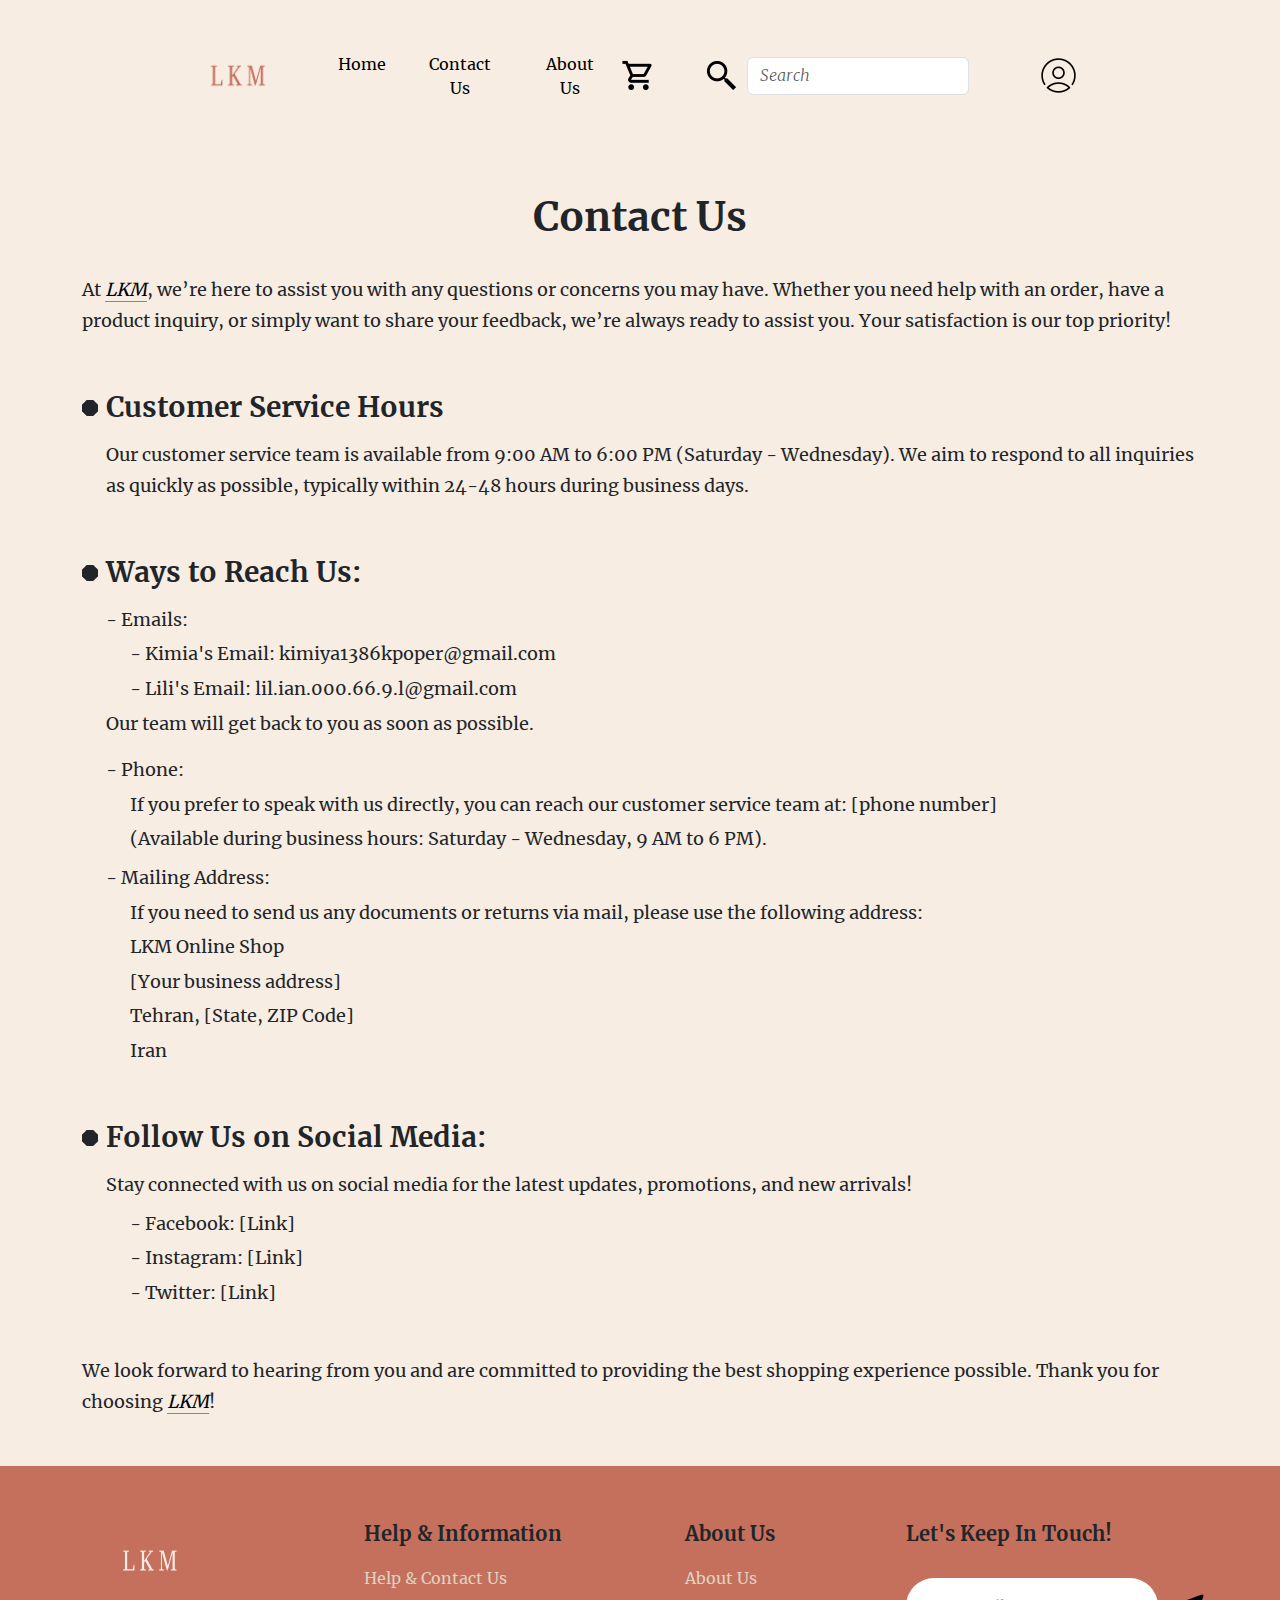
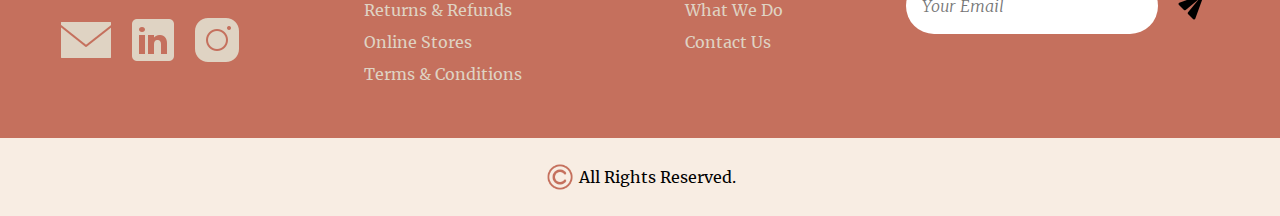
<file: Layout/Contact-Us.html>
<!DOCTYPE html>
<html lang="en">
<head>
    <meta charset="UTF-8">
    <meta name="viewport" content="width=device-width, initial-scale=1.0">
    <!-- title -->
    <title>LKM - Contact Us</title>
    <!-- page icon -->
    <link rel="icon" href="../Assets/Images/2c5705d.png">
    <!-- header style -->
    <link rel="stylesheet" href="../CSS/Header.css">
    <!-- contact us page style -->
    <link rel="stylesheet" href="../CSS/Contact-Us.css">
    <!-- footer style -->
    <link rel="stylesheet" href="../CSS/Footer.css">
    <!-- bootstrap css cdn -->
    <link href="https://cdn.jsdelivr.net/npm/bootstrap@5.3.3/dist/css/bootstrap.min.css" rel="stylesheet" integrity="sha384-QWTKZyjpPEjISv5WaRU9OFeRpok6YctnYmDr5pNlyT2bRjXh0JMhjY6hW+ALEwIH" crossorigin="anonymous">
</head>
<body>
    <!-- wrapper part -->
     <div class="wrapper">
        <!-- header part -->
        <section class="header-part">
            <!-- navbar part -->
            <nav class="navbar navbar-expand-xl navbar-part mx-auto align-items-center z-1">
                <div class="container-fluid mt-3">
                    <!-- logo part -->
                    <img src="../Assets/Images/2c5705d.png" alt="LOGO" class="navbar-brand me-xl-5 me-0 logo-part">
                    <!-- hamburger menu -->
                    <button class="hamburger-icon" type="button" data-bs-toggle="collapse" data-bs-target="#navbarSupportedContent" aria-controls="navbarSupportedContent" aria-expanded="false" aria-label="Toggle navigation">
                        <img src="../Assets/Svgs/icons8-menu-50.png" alt="Hamburger Menu Icon" class="d-xl-none d-block">
                    </button>
                    <div class="collapse navbar-collapse" id="navbarSupportedContent">
                        <!-- unordered list part & list items part -->
                        <ul class="navbar-nav me-auto mb-2 mb-xl-0 ul-part">
                            <li class="nav-item active text-center mt-xl-0 mt-4 mx-xl-2 mx-0 home-li-part li-part">
                                <a class="nav-link home-a-part a-part" aria-current="page" href="../Layout/Index.html">Home</a>
                            </li>
                            <li class="nav-item text-center mt-xl-0 mt-3 mx-xl-2 mx-0 contact-us-li-part li-part">
                                <a class="nav-link contact-us-a-part a-part" href="#contact-us">Contact Us</a>
                            </li>
                            <li class="nav-item text-center mt-xl-0 mt-3 mx-xl-2 mx-0 about-us-li-part li-part">
                                <a class="nav-link about-us-a-part a-part" href="#about-us">About Us</a>
                            </li>
                        </ul>
                        <!-- search part -->
                        <form class="d-flex flex-column flex-xl-row justify-content-center align-items-center search-part" role="search">
                            <a href="../Layout/Shopping-Bag.html" class="text-decoration-none me-xl-5 mb-xl-0 mb-3 mt-xl-0 mt-4 shopping-bag-button">
                                <img src="../Assets/Svgs/icons8-shopping-cart-35.png" alt="Shopping Bag">
                            </a>
                            <button class="mb-xl-0 mb-2 mt-xl-0 mt-4 me-xl-2 search-button" type="submit">
                                <img src="../Assets/Svgs/icons8-search-35.png" alt="Search">
                            </button>
                            <input class="form-control me-xl-5 mb-xl-0 mb-3 search-box" type="search" placeholder="Search" aria-label="Search">
                            <a href="../Layout/Login.html" class="user-account ms-xl-4 mt-xl-0 mt-4">
                                <img src="../Assets/Svgs/icons8-account-35.png" alt="Account">
                            </a>
                        </form>
                    </div>
                </div>
            </nav>
        </section>
        <!-- contact us part -->
        <section class="contact-us-part mt-5 px-4">
            <h1 class="title-part text-center">Contact Us</h1>
            <div class="details-part container">
                <p class="detail-main details mt-4">At <a href="../Layout/Index.html" class="text-decoration-none"><i>LKM</i></a>, we’re here to assist you with any questions or concerns you may have. Whether you need help with an order, have a product inquiry, or simply want to share your feedback, we’re always ready to assist you. Your satisfaction is our top priority!</p>
                <h3 class="title-one titles mt-5 d-flex align-items-center"><svg xmlns="http://www.w3.org/2000/svg" width="16" height="16" fill="currentColor" class="bi bi-octagon-fill me-2" viewBox="0 0 16 16">
                    <path d="M11.107 0a.5.5 0 0 1 .353.146l4.394 4.394a.5.5 0 0 1 .146.353v6.214a.5.5 0 0 1-.146.353l-4.394 4.394a.5.5 0 0 1-.353.146H4.893a.5.5 0 0 1-.353-.146L.146 11.46A.5.5 0 0 1 0 11.107V4.893a.5.5 0 0 1 .146-.353L4.54.146A.5.5 0 0 1 4.893 0z"/>
                  </svg>Customer Service Hours</h3>
                <p class="detail-one details mt-2 ms-4">Our customer service team is available from 9:00 AM to 6:00 PM (Saturday - Wednesday). We aim to respond to all inquiries as quickly as possible, typically within 24-48 hours during business days.</p>
                <h3 class="title-two titles mt-5 d-flex align-items-center"><svg xmlns="http://www.w3.org/2000/svg" width="16" height="16" fill="currentColor" class="bi bi-octagon-fill me-2" viewBox="0 0 16 16">
                    <path d="M11.107 0a.5.5 0 0 1 .353.146l4.394 4.394a.5.5 0 0 1 .146.353v6.214a.5.5 0 0 1-.146.353l-4.394 4.394a.5.5 0 0 1-.353.146H4.893a.5.5 0 0 1-.353-.146L.146 11.46A.5.5 0 0 1 0 11.107V4.893a.5.5 0 0 1 .146-.353L4.54.146A.5.5 0 0 1 4.893 0z"/>
                  </svg>Ways to Reach Us:</h3>
                <p class="detail-two details mt-2 mb-0 ms-4">- Emails:</p>
                <p class="detail-two details mt-1 mb-0 ms-5">- Kimia's Email: kimiya1386kpoper@gmail.com</p>
                <p class="detail-two details mt-1 mb-0 ms-5">- Lili's Email:  lil.ian.000.66.9.l@gmail.com</p>
                <p class="detail-two details mt-1 ms-4">Our team will get back to you as soon as possible.</p>
                <p class="detail-two details mt-2 mb-0 ms-4">- Phone:</p>
                <p class="detail-two details mt-1 mb-0 ms-5">If you prefer to speak with us directly, you can reach our customer service team at: [phone number]</p>
                <p class="detail-two details mt-1 mb-0 ms-5">(Available during business hours: Saturday - Wednesday, 9 AM to 6 PM).</p>
                <p class="detail-two details mt-2 mb-0 ms-4">- Mailing Address:</p>
                <p class="detail-two details mt-1 mb-0 ms-5">If you need to send us any documents or returns via mail, please use the following address:</p>
                <p class="detail-two details mt-1 mb-0 ms-5">LKM Online Shop</p>
                <p class="detail-two details mt-1 mb-0 ms-5">[Your business address]</p>
                <p class="detail-two details mt-1 mb-0 ms-5">Tehran, [State, ZIP Code] </p>
                <p class="detail-two details mt-1 mb-0 ms-5">Iran</p>
                <h3 class="title-three titles mt-5 d-flex align-items-center"><svg xmlns="http://www.w3.org/2000/svg" width="16" height="16" fill="currentColor" class="bi bi-octagon-fill me-2" viewBox="0 0 16 16">
                    <path d="M11.107 0a.5.5 0 0 1 .353.146l4.394 4.394a.5.5 0 0 1 .146.353v6.214a.5.5 0 0 1-.146.353l-4.394 4.394a.5.5 0 0 1-.353.146H4.893a.5.5 0 0 1-.353-.146L.146 11.46A.5.5 0 0 1 0 11.107V4.893a.5.5 0 0 1 .146-.353L4.54.146A.5.5 0 0 1 4.893 0z"/>
                  </svg>Follow Us on Social Media:</h3>
                <p class="detail-three details mt-2 mb-0 ms-4">Stay connected with us on social media for the latest updates, promotions, and new arrivals!</p>
                <p class="detail-three details mt-2 mb-0 ms-5">- Facebook: [Link]</p>
                <p class="detail-three details mt-1 mb-0 ms-5">- Instagram: [Link]</p>
                <p class="detail-three details mt-1 mb-0 ms-5">- Twitter: [Link]</p>
                <p class="detail-final details mt-5 mb-5">We look forward to hearing from you and are committed to providing the best shopping experience possible. Thank you for choosing <a href="../Layout/Index.html" class="text-decoration-none"><i>LKM</i></a>!</p>
            </div>
        </section>
        <!-- footer part -->
        <section class="footer-part mt-4 d-flex justify-content-around align-items-start flex-wrap">
            <!-- logo & social media part -->
            <div class="logo-and-social-media-part d-flex flex-column justify-content-center align-items-center my-5 mx-4">
                <img src="../Assets/Images/2f8ede31.png" alt="LOGO" class="logo-footer">
                <div class="social-media-icons mt-2">
                    <a href="#"><img src="../Assets/Svgs/icons8-email-50.png" alt="Email" class="rounded-3 me-1"></a>
                    <a href="#"><img src="../Assets/Svgs/icons8-linkedin-50.png" alt="LinkedIn" class="rounded-3 mx-2"></a>
                    <a href="#"><img src="../Assets/Svgs/icons8-instagram-50.png" alt="Instagram" class="rounded-3"></a>
                </div>
            </div>
            <!-- help & information part -->
            <div class="help-and-information-part d-flex flex-column justify-content-center align-items-start my-5 mx-4" id="contact-us">
                <h5 class="lh-lg">Help & Information</h5>
                <a href="../Layout/Help-And-Contact-Us.html" class="text-decoration-none help-and-information-items lh-lg">Help & Contact Us</a>
                <a href="../Layout/Returns-And-Refunds.html" class="text-decoration-none help-and-information-items lh-lg">Returns & Refunds</a>
                <a href="../Layout/Online-Stores.html" class="text-decoration-none help-and-information-items lh-lg">Online Stores</a>
                <a href="../Layout/Terms-And-Conditions.html" class="text-decoration-none help-and-information-items lh-lg">Terms & Conditions</a>
            </div>
            <!-- about us part -->
            <div class="about-us-part d-flex flex-column justify-content-center align-items-start my-5 mx-4" id="about-us">
                <h5 class="lh-lg">About Us</h5>
                <a href="../Layout/About-Us.html" class="text-decoration-none about-us-items lh-lg">About Us</a>
                <a href="../Layout/What-We-Can-Do.html" class="text-decoration-none about-us-items lh-lg">What We Do</a>
                <a href="../Layout/Contact-Us.html" class="text-decoration-none about-us-items lh-lg">Contact Us</a>
            </div>
            <!-- communication part -->
            <div class="communication-part d-flex flex-column justify-content-center align-items-start my-5 text-center mx-4">
                <h5 class="lh-lg text-center">Let's Keep In Touch!</h5>
                <div class="input-and-send-icon mt-3">
                    <input type="text" placeholder="Your Email" class="rounded-5 py-3 ps-3 pe-3">
                    <img src="../Assets/Svgs/icons8-email-send-30.png" alt="Send" class="btn" onclick="redirectToLogin()">
                </div>
            </div>
            <!-- copyright part -->
            <div class="copyright-part w-100 py-4 d-flex justify-content-center align-items-center gap-1">
                <img src="../Assets/Svgs/icons8-copyright-48.png" alt="Copyright">
                <span>All Rights Reserved.</span>
            </div> 
        </section>
    </div>
    <!-- bootstrap js cdn -->
    <script src="../JS/Index.js"></script>
    <script src="https://cdn.jsdelivr.net/npm/bootstrap@5.3.3/dist/js/bootstrap.bundle.min.js" integrity="sha384-YvpcrYf0tY3lHB60NNkmXc5s9fDVZLESaAA55NDzOxhy9GkcIdslK1eN7N6jIeHz" crossorigin="anonymous"></script>
</body>
</html>
</file>
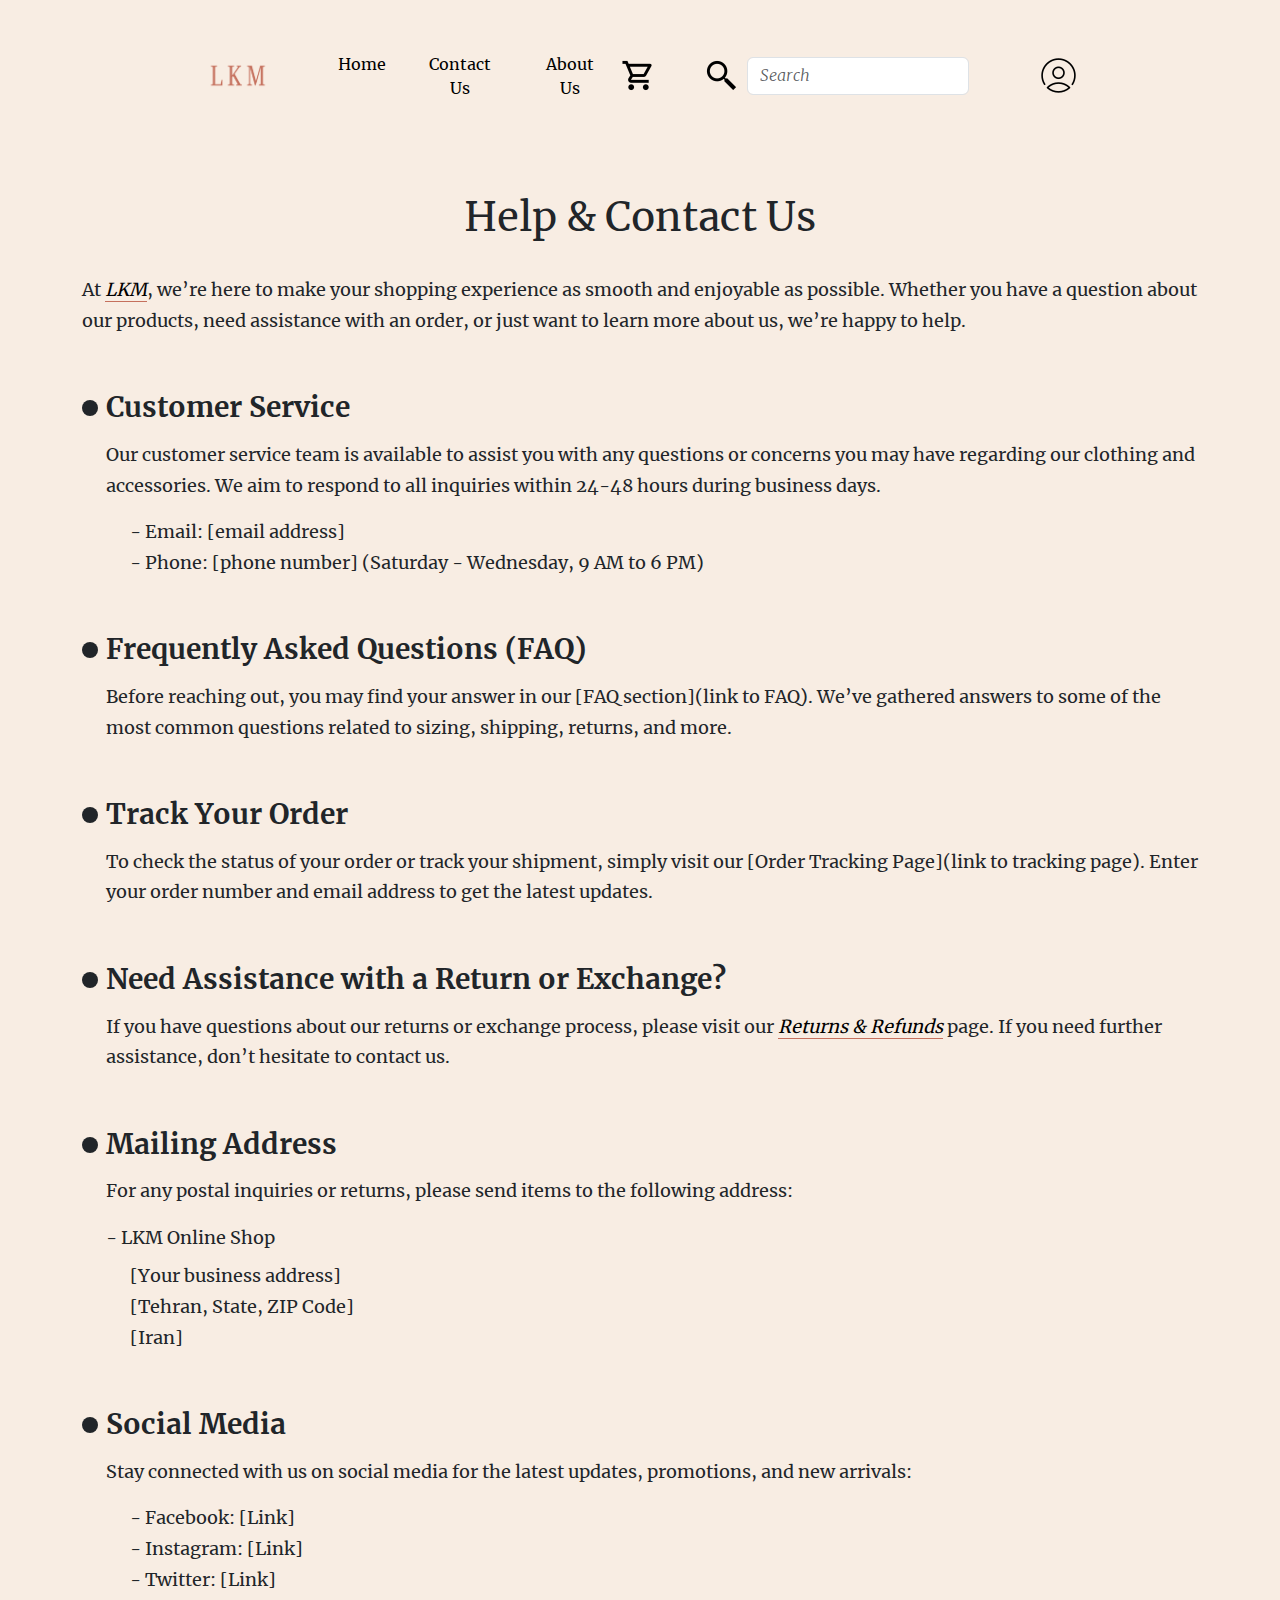
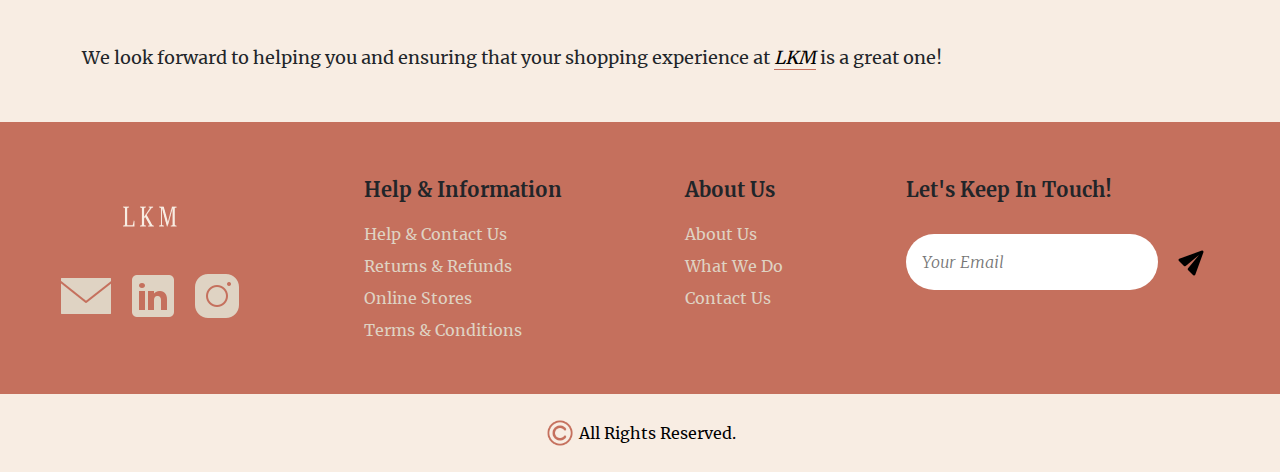
<file: Layout/Help-And-Contact-Us.html>
<!DOCTYPE html>
<html lang="en">
<head>
    <meta charset="UTF-8">
    <meta name="viewport" content="width=device-width, initial-scale=1.0">
    <!-- title -->
    <title>LKM - Help & Contact Us</title>
    <!-- page icon -->
    <link rel="icon" href="../Assets/Images/2c5705d.png">
    <!-- header style -->
    <link rel="stylesheet" href="../CSS/Header.css">
    <!-- help and contact us page style -->
    <link rel="stylesheet" href="../CSS/Help-And-Contact-Us.css">
    <!-- footer style -->
    <link rel="stylesheet" href="../CSS/Footer.css">
    <!-- bootstrap css cdn -->
    <link href="https://cdn.jsdelivr.net/npm/bootstrap@5.3.3/dist/css/bootstrap.min.css" rel="stylesheet" integrity="sha384-QWTKZyjpPEjISv5WaRU9OFeRpok6YctnYmDr5pNlyT2bRjXh0JMhjY6hW+ALEwIH" crossorigin="anonymous">
</head>
<body>
    <!-- wrapper part -->
    <div class="wrapper">
        <!-- header part -->
        <section class="header-part">
            <!-- navbar part -->
            <nav class="navbar navbar-expand-xl navbar-part mx-auto align-items-center z-1">
                <div class="container-fluid mt-3">
                    <!-- logo part -->
                    <img src="../Assets/Images/2c5705d.png" alt="LOGO" class="navbar-brand me-xl-5 me-0 logo-part">
                    <!-- hamburger menu -->
                    <button class="hamburger-icon" type="button" data-bs-toggle="collapse" data-bs-target="#navbarSupportedContent" aria-controls="navbarSupportedContent" aria-expanded="false" aria-label="Toggle navigation">
                        <img src="../Assets/Svgs/icons8-menu-50.png" alt="Hamburger Menu Icon" class="d-xl-none d-block">
                    </button>
                    <div class="collapse navbar-collapse" id="navbarSupportedContent">
                        <!-- unordered list part & list items part -->
                        <ul class="navbar-nav me-auto mb-2 mb-xl-0 ul-part">
                            <li class="nav-item active text-center mt-xl-0 mt-4 mx-xl-2 mx-0 home-li-part li-part">
                                <a class="nav-link home-a-part a-part" aria-current="page" href="../Layout/Index.html">Home</a>
                            </li>
                            <li class="nav-item text-center mt-xl-0 mt-3 mx-xl-2 mx-0 contact-us-li-part li-part">
                                <a class="nav-link contact-us-a-part a-part" href="#contact-us">Contact Us</a>
                            </li>
                            <li class="nav-item text-center mt-xl-0 mt-3 mx-xl-2 mx-0 about-us-li-part li-part">
                                <a class="nav-link about-us-a-part a-part" href="#about-us">About Us</a>
                            </li>
                        </ul>
                        <!-- search part -->
                        <form class="d-flex flex-column flex-xl-row justify-content-center align-items-center search-part" role="search">
                            <a href="../Layout/Shopping-Bag.html" class="text-decoration-none me-xl-5 mb-xl-0 mb-3 mt-xl-0 mt-4 shopping-bag-button">
                                <img src="../Assets/Svgs/icons8-shopping-cart-35.png" alt="Shopping Bag">
                            </a>
                            <button class="mb-xl-0 mb-2 mt-xl-0 mt-4 me-xl-2 search-button" type="submit">
                                <img src="../Assets/Svgs/icons8-search-35.png" alt="Search">
                            </button>
                            <input class="form-control me-xl-5 mb-xl-0 mb-3 search-box" type="search" placeholder="Search" aria-label="Search">
                            <a href="../Layout/Login.html" class="user-account ms-xl-4 mt-xl-0 mt-4">
                                <img src="../Assets/Svgs/icons8-account-35.png" alt="Account">
                            </a>
                        </form>
                    </div>
                </div>
            </nav>
        </section>
        <!-- help and contact us part -->
        <section class="help-and-contact-us-part mt-5 px-4">
            <h1 class="title-part text-center">Help & Contact Us</h1>
            <div class="details-part container">
                <p class="detail-main details mt-4">At <a href="../Layout/Index.html" class="text-decoration-none"><i>LKM</i></a>, we’re here to make your shopping experience as smooth and enjoyable as possible. Whether you have a question about our products, need assistance with an order, or just want to learn more about us, we’re happy to help. </p>
                <h3 class="title-one titles mt-5 d-flex align-items-center"><svg xmlns="http://www.w3.org/2000/svg" width="16" height="16" fill="currentColor" class="bi bi-circle-fill me-2" viewBox="0 0 16 16">
                    <circle cx="8" cy="8" r="8"/>
                  </svg>Customer Service</h3>
                <p class="detail-one details mt-2 ms-4">Our customer service team is available to assist you with any questions or concerns you may have regarding our clothing and accessories. We aim to respond to all inquiries within 24-48 hours during business days.</p>
                <p class="detail-one details mt-2 mb-0 ms-5">- Email: [email address]</p>
                <p class="detail-one details mt-0 ms-5">- Phone: [phone number] (Saturday - Wednesday, 9 AM to 6 PM)</p>
                <h3 class="title-two titles mt-5 d-flex align-items-center"><svg xmlns="http://www.w3.org/2000/svg" width="16" height="16" fill="currentColor" class="bi bi-circle-fill me-2" viewBox="0 0 16 16">
                    <circle cx="8" cy="8" r="8"/>
                  </svg>Frequently Asked Questions (FAQ)</h3>
                <p class="detail-two details mt-2 ms-4">Before reaching out, you may find your answer in our [FAQ section](link to FAQ). We’ve gathered answers to some of the most common questions related to sizing, shipping, returns, and more.</p>
                <h3 class="title-three titles mt-5 d-flex align-items-center"><svg xmlns="http://www.w3.org/2000/svg" width="16" height="16" fill="currentColor" class="bi bi-circle-fill me-2" viewBox="0 0 16 16">
                    <circle cx="8" cy="8" r="8"/>
                  </svg>Track Your Order</h3>
                <p class="detail-three details mt-2 ms-4">To check the status of your order or track your shipment, simply visit our [Order Tracking Page](link to tracking page). Enter your order number and email address to get the latest updates.</p>
                <h3 class="title-four titles mt-5 d-flex align-items-center"><svg xmlns="http://www.w3.org/2000/svg" width="16" height="16" fill="currentColor" class="bi bi-circle-fill me-2" viewBox="0 0 16 16">
                    <circle cx="8" cy="8" r="8"/>
                  </svg>Need Assistance with a Return or Exchange?</h3>
                <p class="detail-four details mt-2 ms-4">If you have questions about our returns or exchange process, please visit our <a href="../Layout/Returns-And-Refunds.html" class="text-decoration-none"><i>Returns & Refunds</i></a> page. If you need further assistance, don’t hesitate to contact us.</p>
                <h3 class="title-five titles mt-5 d-flex align-items-center"><svg xmlns="http://www.w3.org/2000/svg" width="16" height="16" fill="currentColor" class="bi bi-circle-fill me-2" viewBox="0 0 16 16">
                    <circle cx="8" cy="8" r="8"/>
                  </svg>Mailing Address</h3>
                <p class="detail-five details mt-2 ms-4">For any postal inquiries or returns, please send items to the following address:</p>
                <p class="detail-five details mt-2 mb-0 ms-4">- LKM Online Shop</p>
                <p class="detail-five details mt-2 mb-0 ms-5">[Your business address]</p>
                <p class="detail-five details mb-0 ms-5">[Tehran, State, ZIP Code]</p>
                <p class="detail-five details mb-0 ms-5">[Iran]</p>
                <h3 class="title-six titles mt-5 d-flex align-items-center"><svg xmlns="http://www.w3.org/2000/svg" width="16" height="16" fill="currentColor" class="bi bi-circle-fill me-2" viewBox="0 0 16 16">
                    <circle cx="8" cy="8" r="8"/>
                  </svg>Social Media</h3>
                <p class="detail-six details mt-2 ms-4">Stay connected with us on social media for the latest updates, promotions, and new arrivals:</p>
                <p class="detail-six details mt-2 mb-0 ms-5">- Facebook: [Link]</p>
                <p class="detail-six details mb-0 ms-5">- Instagram: [Link]</p>
                <p class="detail-six details mb-0 ms-5">- Twitter: [Link]</p>
                <p class="detail-final details mt-5 mb-5">We look forward to helping you and ensuring that your shopping experience at <a href="../Layout/Index.html" class="text-decoration-none"><i>LKM</i></a> is a great one!</p>
            </div>
        </section>
        <!-- footer part -->
        <section class="footer-part mt-4 d-flex justify-content-around align-items-start flex-wrap">
            <!-- logo & social media part -->
            <div class="logo-and-social-media-part d-flex flex-column justify-content-center align-items-center my-5 mx-4">
                <img src="../Assets/Images/2f8ede31.png" alt="LOGO" class="logo-footer">
                <div class="social-media-icons mt-2">
                    <a href="#"><img src="../Assets/Svgs/icons8-email-50.png" alt="Email" class="rounded-3 me-1"></a>
                    <a href="#"><img src="../Assets/Svgs/icons8-linkedin-50.png" alt="LinkedIn" class="rounded-3 mx-2"></a>
                    <a href="#"><img src="../Assets/Svgs/icons8-instagram-50.png" alt="Instagram" class="rounded-3"></a>
                </div>
            </div>
            <!-- help & information part -->
            <div class="help-and-information-part d-flex flex-column justify-content-center align-items-start my-5 mx-4" id="contact-us">
                <h5 class="lh-lg">Help & Information</h5>
                <a href="../Layout/Help-And-Contact-Us.html" class="text-decoration-none help-and-information-items lh-lg">Help & Contact Us</a>
                <a href="../Layout/Returns-And-Refunds.html" class="text-decoration-none help-and-information-items lh-lg">Returns & Refunds</a>
                <a href="../Layout/Online-Stores.html" class="text-decoration-none help-and-information-items lh-lg">Online Stores</a>
                <a href="../Layout/Terms-And-Conditions.html" class="text-decoration-none help-and-information-items lh-lg">Terms & Conditions</a>
            </div>
            <!-- about us part -->
            <div class="about-us-part d-flex flex-column justify-content-center align-items-start my-5 mx-4" id="about-us">
                <h5 class="lh-lg">About Us</h5>
                <a href="../Layout/About-Us.html" class="text-decoration-none about-us-items lh-lg">About Us</a>
                <a href="../Layout/What-We-Can-Do.html" class="text-decoration-none about-us-items lh-lg">What We Do</a>
                <a href="../Layout/Contact-Us.html" class="text-decoration-none about-us-items lh-lg">Contact Us</a>
            </div>
            <!-- communication part -->
            <div class="communication-part d-flex flex-column justify-content-center align-items-start my-5 text-center mx-4">
                <h5 class="lh-lg text-center">Let's Keep In Touch!</h5>
                <div class="input-and-send-icon mt-3">
                    <input type="text" placeholder="Your Email" class="rounded-5 py-3 ps-3 pe-3">
                    <img src="../Assets/Svgs/icons8-email-send-30.png" alt="Send" class="btn" onclick="redirectToLogin()">
                </div>
            </div>
            <!-- copyright part -->
            <div class="copyright-part w-100 py-4 d-flex justify-content-center align-items-center gap-1">
                <img src="../Assets/Svgs/icons8-copyright-48.png" alt="Copyright">
                <span>All Rights Reserved.</span>
            </div> 
        </section>
    </div>
    <!-- bootstrap js cdn -->
    <script src="../JS/Index.js"></script>
    <script src="https://cdn.jsdelivr.net/npm/bootstrap@5.3.3/dist/js/bootstrap.bundle.min.js" integrity="sha384-YvpcrYf0tY3lHB60NNkmXc5s9fDVZLESaAA55NDzOxhy9GkcIdslK1eN7N6jIeHz" crossorigin="anonymous"></script>
</body>
</html>
</file>
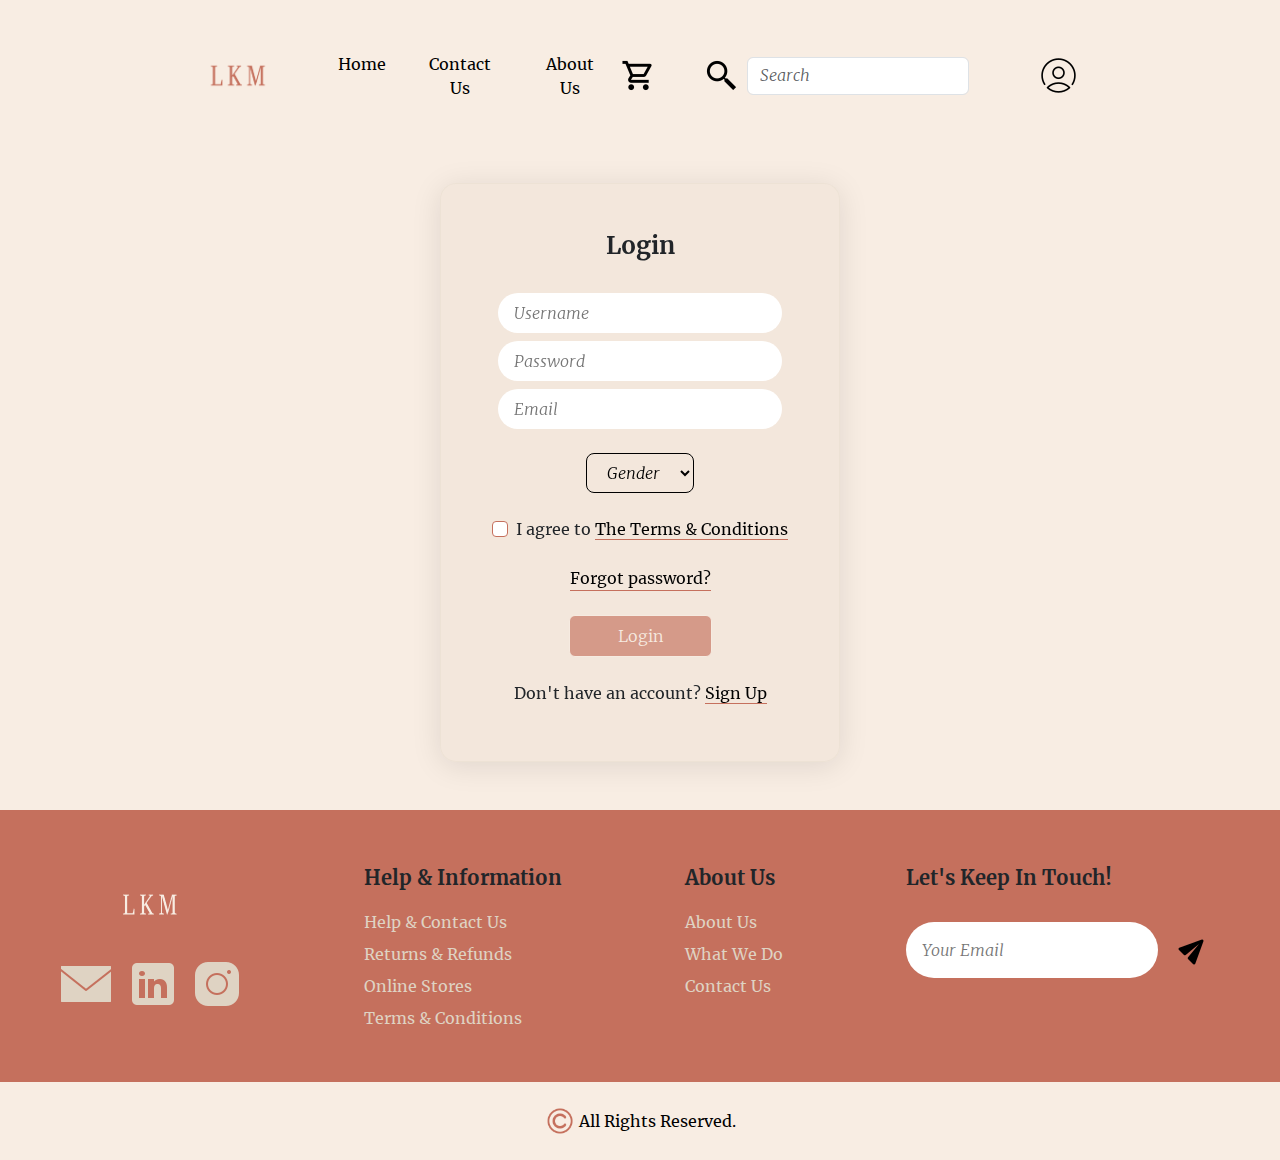
<file: Layout/Login.html>
<!DOCTYPE html>
<html lang="en">
<head>
    <meta charset="UTF-8">
    <meta name="viewport" content="width=device-width, initial-scale=1.0">
    <!-- title -->
    <title>LKM - Login</title>
    <!-- page icon -->
    <link rel="icon" href="../Assets/Images/2c5705d.png">
    <!-- header style -->
    <link rel="stylesheet" href="../CSS/Header.css">
    <!-- login page style -->
    <link rel="stylesheet" href="../CSS/Login-Style.css">
    <!-- footer style -->
    <link rel="stylesheet" href="../CSS/Footer.css">
    <!-- bootstrap css cdn -->
    <link href="https://cdn.jsdelivr.net/npm/bootstrap@5.3.3/dist/css/bootstrap.min.css" rel="stylesheet" integrity="sha384-QWTKZyjpPEjISv5WaRU9OFeRpok6YctnYmDr5pNlyT2bRjXh0JMhjY6hW+ALEwIH" crossorigin="anonymous">
</head>
<body>
    <!-- wrapper part -->
    <div class="wrapper">
        <!-- header part -->
        <section class="header-part">
            <!-- navbar part -->
            <nav class="navbar navbar-expand-xl navbar-part mx-auto align-items-center z-1">
                <div class="container-fluid mt-3">
                    <!-- logo part -->
                    <img src="../Assets/Images/2c5705d.png" alt="LOGO" class="navbar-brand me-xl-5 me-0 logo-part">
                    <!-- hamburger menu -->
                    <button class="hamburger-icon" type="button" data-bs-toggle="collapse" data-bs-target="#navbarSupportedContent" aria-controls="navbarSupportedContent" aria-expanded="false" aria-label="Toggle navigation">
                        <img src="../Assets/Svgs/icons8-menu-50.png" alt="Hamburger Menu Icon" class="d-xl-none d-block">
                    </button>
                    <div class="collapse navbar-collapse" id="navbarSupportedContent">
                        <!-- unordered list part & list items part -->
                        <ul class="navbar-nav me-auto mb-2 mb-xl-0 ul-part">
                            <li class="nav-item active text-center mt-xl-0 mt-4 mx-xl-2 mx-0 home-li-part li-part">
                                <a class="nav-link home-a-part a-part" aria-current="page" href="../Layout/Index.html">Home</a>
                            </li>
                            <li class="nav-item text-center mt-xl-0 mt-3 mx-xl-2 mx-0 contact-us-li-part li-part">
                                <a class="nav-link contact-us-a-part a-part" href="#contact-us">Contact Us</a>
                            </li>
                            <li class="nav-item text-center mt-xl-0 mt-3 mx-xl-2 mx-0 about-us-li-part li-part">
                                <a class="nav-link about-us-a-part a-part" href="#about-us">About Us</a>
                            </li>
                        </ul>
                        <!-- search part -->
                        <form class="d-flex flex-column flex-xl-row justify-content-center align-items-center search-part" role="search">
                            <a href="../Layout/Shopping-Bag.html" class="text-decoration-none me-xl-5 mb-xl-0 mb-3 mt-xl-0 mt-4 shopping-bag-button">
                                <img src="../Assets/Svgs/icons8-shopping-cart-35.png" alt="Shopping Bag">
                            </a>
                            <button class="mb-xl-0 mb-2 mt-xl-0 mt-4 me-xl-2 search-button" type="submit">
                                <img src="../Assets/Svgs/icons8-search-35.png" alt="Search">
                            </button>
                            <input class="form-control me-xl-5 mb-xl-0 mb-3 search-box" type="search" placeholder="Search" aria-label="Search">
                            <a href="../Layout/Login.html" class="user-account ms-xl-4 mt-xl-0 mt-4">
                                <img src="../Assets/Svgs/icons8-account-35.png" alt="Account">
                            </a>
                        </form>
                    </div>
                </div>
            </nav>
        </section>
        <!-- login form -->
        <section class="login-part mx-auto my-5">
            <!-- login title -->
            <h4 class="login-title mt-5 text-center">Login</h4>
            <!-- login form -->
            <form class="login-form d-flex flex-column justify-content-center align-items-center p-5 pt-4">
                <!-- login inputs -->
                <input type="text" class="username-part inputs-part rounded-5 ps-3 pe-sm-5 pe-3 py-2 mb-2" placeholder="Username">
                <input type="password" class="password-part inputs-part rounded-5 ps-3 pe-sm-5 pe-3 py-2 mb-2" placeholder="Password">
                <input type="email" class="email-part inputs-part rounded-5 ps-3 pe-sm-5 pe-3 py-2 mb-4" placeholder="Email">
                <!-- login dropdown -->
                <div class="dropdown dropdown-part mb-4">
                    <select class="dropdown-toggle dropdown-button rounded-3 px-3 py-2" type="button" data-bs-toggle="dropdown" aria-expanded="false">
                    Gender
                    <!-- login dropdown unordered list -->
                    <option class="dropdown-item dropdown-items-part">Gender</option>
                    <option class="dropdown-item dropdown-items-part">Male</option>
                    <option class="dropdown-item dropdown-items-part">Female</option>
                    </select>
                </div>
                <!-- agreement & forgot password -->
                <div class="agreement-and-forgot-password-part mb-4 d-flex flex-column justify-content-center align-items-center">
                    <!-- agreement -->
                    <div class="form-check checkbox-part mb-4">
                        <input class="form-check-input checkbox-input" type="checkbox" name="flexRadioDefault" id="flexRadioDefault1">
                        <label class="form-check-label checkbox-label" for="flexRadioDefault1">
                        I agree to <a href="Terms-And-Conditions.html" class="text-decoration-none terms-and-conditions-a">The Terms & Conditions</a>
                        </label>
                    </div>
                    <!-- forgot password -->
                    <a href="#" class="text-decoration-none forgot-password">Forgot password?</a>
                </div>
                <!-- login button -->
                <button type="button" class="btn login-button mb-4 px-5 py-2" id="login-button" disabled>Login</button>
                <!-- sign up register -->
                <h6 class="lh-base">Don't have an account? <a href="../Layout/Register.html" class="text-decoration-none">Sign Up</a></h6>
            </form>
        </section>
        <!-- footer part -->
        <section class="footer-part mt-4 d-flex justify-content-around align-items-start flex-wrap">
            <!-- logo & social media part -->
            <div class="logo-and-social-media-part d-flex flex-column justify-content-center align-items-center my-5 mx-4">
                <img src="../Assets/Images/2f8ede31.png" alt="LOGO" class="logo-footer">
                <div class="social-media-icons mt-2">
                    <a href="#"><img src="../Assets/Svgs/icons8-email-50.png" alt="Email" class="rounded-3 me-1"></a>
                    <a href="#"><img src="../Assets/Svgs/icons8-linkedin-50.png" alt="LinkedIn" class="rounded-3 mx-2"></a>
                    <a href="#"><img src="../Assets/Svgs/icons8-instagram-50.png" alt="Instagram" class="rounded-3"></a>
                </div>
            </div>
            <!-- help & information part -->
            <div class="help-and-information-part d-flex flex-column justify-content-center align-items-start my-5 mx-4" id="contact-us">
                <h5 class="lh-lg">Help & Information</h5>
                <a href="../Layout/Help-And-Contact-Us.html" class="text-decoration-none help-and-information-items lh-lg">Help & Contact Us</a>
                <a href="../Layout/Returns-And-Refunds.html" class="text-decoration-none help-and-information-items lh-lg">Returns & Refunds</a>
                <a href="../Layout/Online-Stores.html" class="text-decoration-none help-and-information-items lh-lg">Online Stores</a>
                <a href="../Layout/Terms-And-Conditions.html" class="text-decoration-none help-and-information-items lh-lg">Terms & Conditions</a>
            </div>
            <!-- about us part -->
            <div class="about-us-part d-flex flex-column justify-content-center align-items-start my-5 mx-4" id="about-us">
                <h5 class="lh-lg">About Us</h5>
                <a href="../Layout/About-Us.html" class="text-decoration-none about-us-items lh-lg">About Us</a>
                <a href="../Layout/What-We-Can-Do.html" class="text-decoration-none about-us-items lh-lg">What We Do</a>
                <a href="../Layout/Contact-Us.html" class="text-decoration-none about-us-items lh-lg">Contact Us</a>
            </div>
            <!-- communication part -->
            <div class="communication-part d-flex flex-column justify-content-center align-items-start my-5 text-center mx-4">
                <h5 class="lh-lg text-center">Let's Keep In Touch!</h5>
                <div class="input-and-send-icon mt-3">
                    <input type="text" placeholder="Your Email" class="rounded-5 py-3 ps-3 pe-3">
                    <img src="../Assets/Svgs/icons8-email-send-30.png" alt="Send" class="btn" onclick="redirectToLogin()">
                </div>
            </div>
            <!-- copyright part -->
            <div class="copyright-part w-100 py-4 d-flex justify-content-center align-items-center gap-1">
                <img src="../Assets/Svgs/icons8-copyright-48.png" alt="Copyright">
                <span>All Rights Reserved.</span>
            </div> 
        </section>
    </div>
    <!-- bootstrap js cdn -->
     <script src="../JS/Login.js"></script>
    <script src="https://cdn.jsdelivr.net/npm/bootstrap@5.3.3/dist/js/bootstrap.bundle.min.js" integrity="sha384-YvpcrYf0tY3lHB60NNkmXc5s9fDVZLESaAA55NDzOxhy9GkcIdslK1eN7N6jIeHz" crossorigin="anonymous"></script>
</body>
</html>
</file>
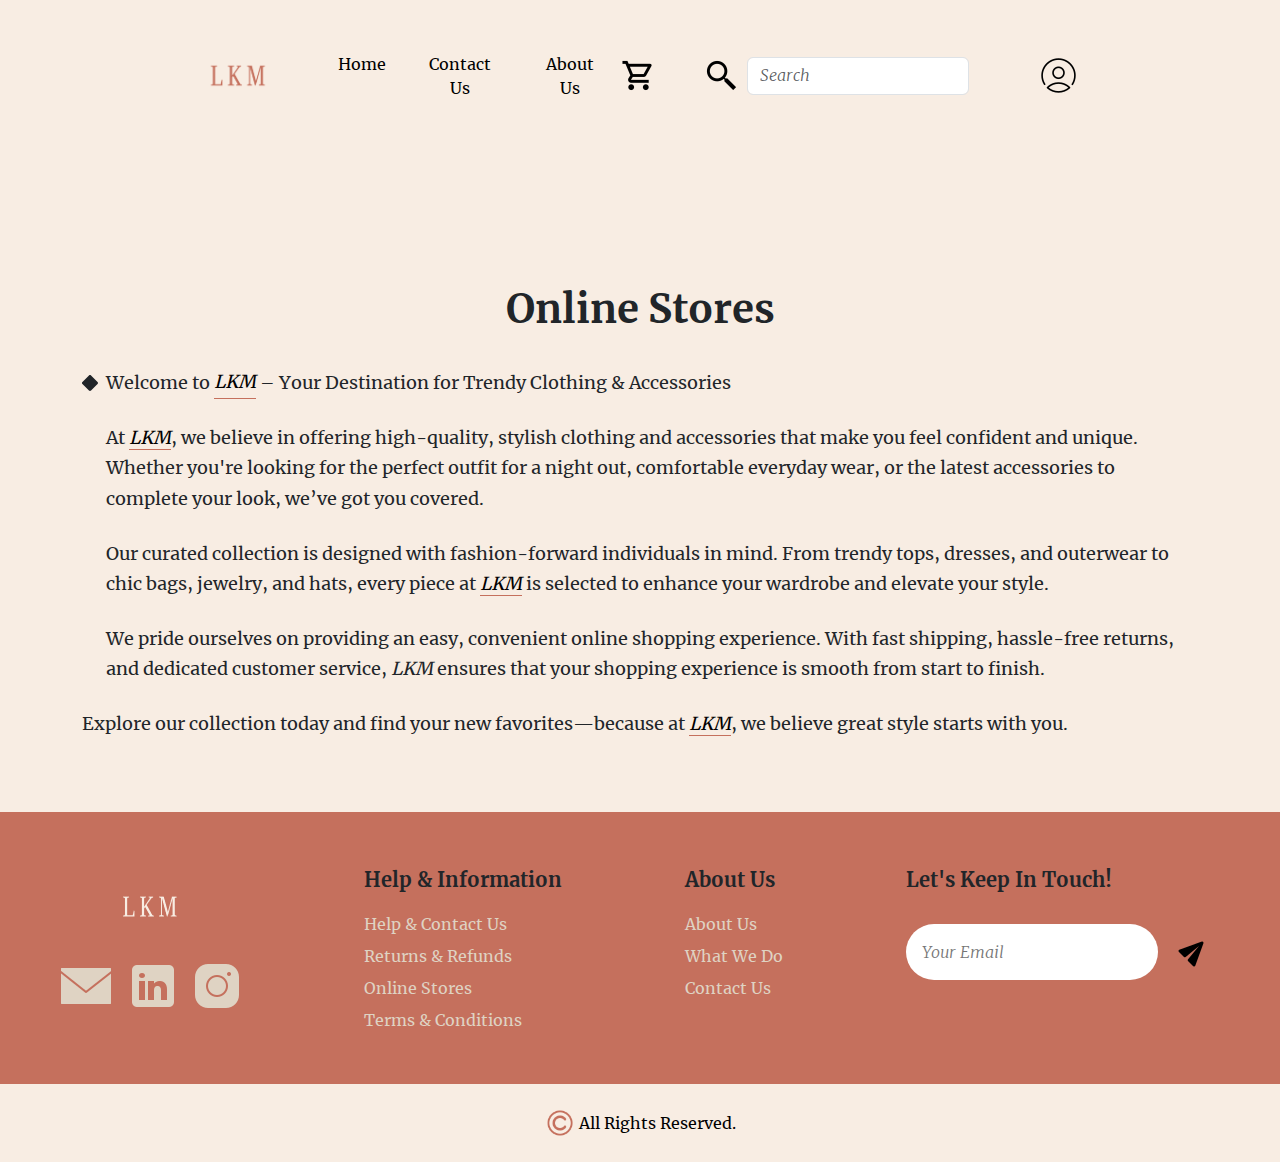
<file: Layout/Online-Stores.html>
<!DOCTYPE html>
<html lang="en">
<head>
    <meta charset="UTF-8">
    <meta name="viewport" content="width=device-width, initial-scale=1.0">
    <!-- title -->
    <title>LKM - Online Stores</title>
    <!-- page icon -->
    <link rel="icon" href="../Assets/Images/2c5705d.png">
    <!-- header style -->
    <link rel="stylesheet" href="../CSS/Header.css">
    <!-- online stores page style -->
    <link rel="stylesheet" href="../CSS/Online-Stores.css">
    <!-- footer style -->
    <link rel="stylesheet" href="../CSS/Footer.css">
    <!-- bootstrap css cdn -->
    <link href="https://cdn.jsdelivr.net/npm/bootstrap@5.3.3/dist/css/bootstrap.min.css" rel="stylesheet" integrity="sha384-QWTKZyjpPEjISv5WaRU9OFeRpok6YctnYmDr5pNlyT2bRjXh0JMhjY6hW+ALEwIH" crossorigin="anonymous">
</head>
<body>
    <!-- wrapper part -->
    <div class="wrapper">
        <!-- header part -->
        <section class="header-part">
            <!-- navbar part -->
            <nav class="navbar navbar-expand-xl navbar-part mx-auto align-items-center z-1">
                <div class="container-fluid mt-3">
                    <!-- logo part -->
                    <img src="../Assets/Images/2c5705d.png" alt="LOGO" class="navbar-brand me-xl-5 me-0 logo-part">
                    <!-- hamburger menu -->
                    <button class="hamburger-icon" type="button" data-bs-toggle="collapse" data-bs-target="#navbarSupportedContent" aria-controls="navbarSupportedContent" aria-expanded="false" aria-label="Toggle navigation">
                        <img src="../Assets/Svgs/icons8-menu-50.png" alt="Hamburger Menu Icon" class="d-xl-none d-block">
                    </button>
                    <div class="collapse navbar-collapse" id="navbarSupportedContent">
                        <!-- unordered list part & list items part -->
                        <ul class="navbar-nav me-auto mb-2 mb-xl-0 ul-part">
                            <li class="nav-item active text-center mt-xl-0 mt-4 mx-xl-2 mx-0 home-li-part li-part">
                                <a class="nav-link home-a-part a-part" aria-current="page" href="../Layout/Index.html">Home</a>
                            </li>
                            <li class="nav-item text-center mt-xl-0 mt-3 mx-xl-2 mx-0 contact-us-li-part li-part">
                                <a class="nav-link contact-us-a-part a-part" href="#contact-us">Contact Us</a>
                            </li>
                            <li class="nav-item text-center mt-xl-0 mt-3 mx-xl-2 mx-0 about-us-li-part li-part">
                                <a class="nav-link about-us-a-part a-part" href="#about-us">About Us</a>
                            </li>
                        </ul>
                        <!-- search part -->
                        <form class="d-flex flex-column flex-xl-row justify-content-center align-items-center search-part" role="search">
                            <a href="../Layout/Shopping-Bag.html" class="text-decoration-none me-xl-5 mb-xl-0 mb-3 mt-xl-0 mt-4 shopping-bag-button">
                                <img src="../Assets/Svgs/icons8-shopping-cart-35.png" alt="Shopping Bag">
                            </a>
                            <button class="mb-xl-0 mb-2 mt-xl-0 mt-4 me-xl-2 search-button" type="submit">
                                <img src="../Assets/Svgs/icons8-search-35.png" alt="Search">
                            </button>
                            <input class="form-control me-xl-5 mb-xl-0 mb-3 search-box" type="search" placeholder="Search" aria-label="Search">
                            <a href="../Layout/Login.html" class="user-account ms-xl-4 mt-xl-0 mt-4">
                                <img src="../Assets/Svgs/icons8-account-35.png" alt="Account">
                            </a>
                        </form>
                    </div>
                </div>
            </nav>
        </section>
        <!-- online stores part -->
        <section class="online-stores-part px-4">
            <h1 class="title-part text-center">Online Stores</h1>
            <div class="details-part container">
                <p class="detail-main details mt-4 d-flex align-items-center flex-wrap"><svg xmlns="http://www.w3.org/2000/svg" width="16" height="16" fill="currentColor" class="bi bi-diamond-fill me-2" viewBox="0 0 16 16">
                    <path fill-rule="evenodd" d="M6.95.435c.58-.58 1.52-.58 2.1 0l6.515 6.516c.58.58.58 1.519 0 2.098L9.05 15.565c-.58.58-1.519.58-2.098 0L.435 9.05a1.48 1.48 0 0 1 0-2.098z"/>
                  </svg>Welcome to <a href="../Layout/Index.html" class="text-decoration-none mx-1"><i>LKM</i></a> – Your Destination for Trendy Clothing & Accessories</p>
                <p class="detail-one details mt-4 mb-0 ms-4">At <a href="../Layout/Index.html" class="text-decoration-none"><i>LKM</i></a>, we believe in offering high-quality, stylish clothing and accessories that make you feel confident and unique. Whether you're looking for the perfect outfit for a night out, comfortable everyday wear, or the latest accessories to complete your look, we’ve got you covered.</p>
                <p class="detail-two details mt-4 mb-0 ms-4">Our curated collection is designed with fashion-forward individuals in mind. From trendy tops, dresses, and outerwear to chic bags, jewelry, and hats, every piece at <a href="../Layout/Index.html" class="text-decoration-none"><i>LKM</i></a> is selected to enhance your wardrobe and elevate your style.</p>
                <p class="detail-three details mt-4 mb-0 ms-4">We pride ourselves on providing an easy, convenient online shopping experience. With fast shipping, hassle-free returns, and dedicated customer service, <i>LKM</i> ensures that your shopping experience is smooth from start to finish.</p>
                <p class="detail-four details mt-4 mb-5">Explore our collection today and find your new favorites—because at <a href="../Layout/Index.html" class="text-decoration-none"><i>LKM</i></a>, we believe great style starts with you.</p>
            </div>
        </section>
        <!-- footer part -->
        <section class="footer-part mt-4 d-flex justify-content-around align-items-start flex-wrap">
            <!-- logo & social media part -->
            <div class="logo-and-social-media-part d-flex flex-column justify-content-center align-items-center my-5 mx-4">
                <img src="../Assets/Images/2f8ede31.png" alt="LOGO" class="logo-footer">
                <div class="social-media-icons mt-2">
                    <a href="#"><img src="../Assets/Svgs/icons8-email-50.png" alt="Email" class="rounded-3 me-1"></a>
                    <a href="#"><img src="../Assets/Svgs/icons8-linkedin-50.png" alt="LinkedIn" class="rounded-3 mx-2"></a>
                    <a href="#"><img src="../Assets/Svgs/icons8-instagram-50.png" alt="Instagram" class="rounded-3"></a>
                </div>
            </div>
            <!-- help & information part -->
            <div class="help-and-information-part d-flex flex-column justify-content-center align-items-start my-5 mx-4" id="contact-us">
                <h5 class="lh-lg">Help & Information</h5>
                <a href="../Layout/Help-And-Contact-Us.html" class="text-decoration-none help-and-information-items lh-lg">Help & Contact Us</a>
                <a href="../Layout/Returns-And-Refunds.html" class="text-decoration-none help-and-information-items lh-lg">Returns & Refunds</a>
                <a href="../Layout/Online-Stores.html" class="text-decoration-none help-and-information-items lh-lg">Online Stores</a>
                <a href="../Layout/Terms-And-Conditions.html" class="text-decoration-none help-and-information-items lh-lg">Terms & Conditions</a>
            </div>
            <!-- about us part -->
            <div class="about-us-part d-flex flex-column justify-content-center align-items-start my-5 mx-4" id="about-us">
                <h5 class="lh-lg">About Us</h5>
                <a href="../Layout/About-Us.html" class="text-decoration-none about-us-items lh-lg">About Us</a>
                <a href="../Layout/What-We-Can-Do.html" class="text-decoration-none about-us-items lh-lg">What We Do</a>
                <a href="../Layout/Contact-Us.html" class="text-decoration-none about-us-items lh-lg">Contact Us</a>
            </div>
            <!-- communication part -->
            <div class="communication-part d-flex flex-column justify-content-center align-items-start my-5 text-center mx-4">
                <h5 class="lh-lg text-center">Let's Keep In Touch!</h5>
                <div class="input-and-send-icon mt-3">
                    <input type="text" placeholder="Your Email" class="rounded-5 py-3 ps-3 pe-3">
                    <img src="../Assets/Svgs/icons8-email-send-30.png" alt="Send" class="btn" onclick="redirectToLogin()">
                </div>
            </div>
            <!-- copyright part -->
            <div class="copyright-part w-100 py-4 d-flex justify-content-center align-items-center gap-1">
                <img src="../Assets/Svgs/icons8-copyright-48.png" alt="Copyright">
                <span>All Rights Reserved.</span>
            </div> 
        </section>
    </div>
    <!-- bootstrap js cdn -->
    <script src="../JS/Index.js"></script>
    <script src="https://cdn.jsdelivr.net/npm/bootstrap@5.3.3/dist/js/bootstrap.bundle.min.js" integrity="sha384-YvpcrYf0tY3lHB60NNkmXc5s9fDVZLESaAA55NDzOxhy9GkcIdslK1eN7N6jIeHz" crossorigin="anonymous"></script>
</body>
</html>
</file>
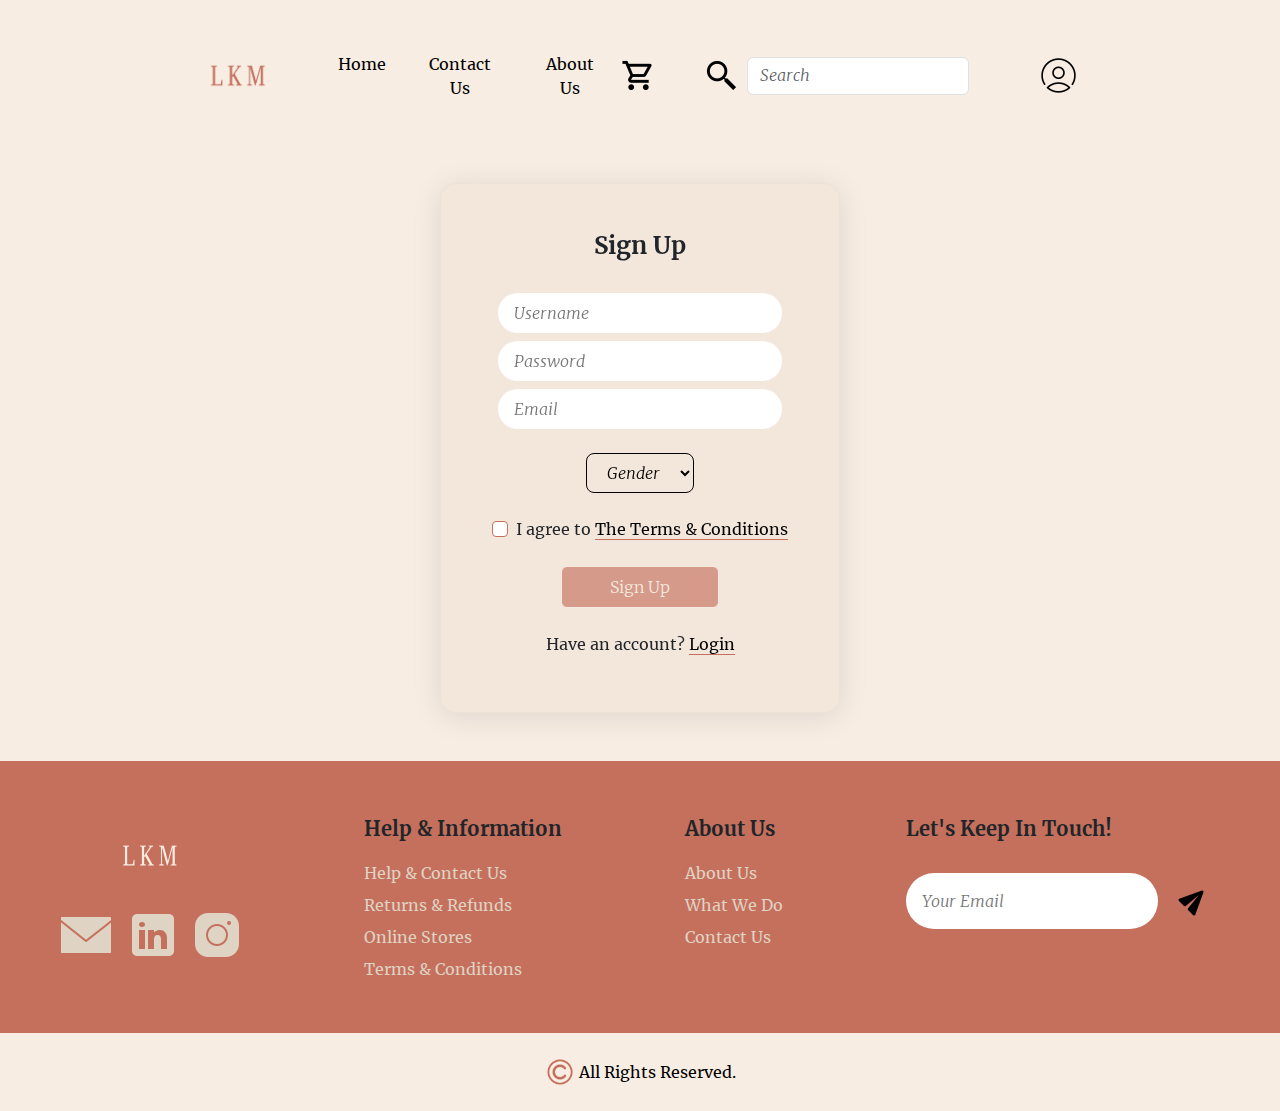
<file: Layout/Register.html>
<!DOCTYPE html>
<html lang="en">
<head>
    <meta charset="UTF-8">
    <meta name="viewport" content="width=device-width, initial-scale=1.0">
    <!-- title -->
    <title>LKM - Sign Up</title>
    <!-- page icon -->
    <link rel="icon" href="../Assets/Images/2c5705d.png">
    <!-- header style -->
    <link rel="stylesheet" href="../CSS/Header.css">
    <!-- sign up page style -->
    <link rel="stylesheet" href="../CSS/Register-Style.css">
    <!-- footer style -->
    <link rel="stylesheet" href="../CSS/Footer.css">
    <!-- bootstrap css cdn -->
    <link href="https://cdn.jsdelivr.net/npm/bootstrap@5.3.3/dist/css/bootstrap.min.css" rel="stylesheet" integrity="sha384-QWTKZyjpPEjISv5WaRU9OFeRpok6YctnYmDr5pNlyT2bRjXh0JMhjY6hW+ALEwIH" crossorigin="anonymous">
</head>
<body>
    <!-- wrapper part -->
    <div class="wrapper">
        <!-- header part -->
        <section class="header-part">
            <!-- navbar part -->
            <nav class="navbar navbar-expand-xl navbar-part mx-auto align-items-center z-1">
                <div class="container-fluid mt-3">
                    <!-- logo part -->
                    <img src="../Assets/Images/2c5705d.png" alt="LOGO" class="navbar-brand me-xl-5 me-0 logo-part">
                    <!-- hamburger menu -->
                    <button class="hamburger-icon" type="button" data-bs-toggle="collapse" data-bs-target="#navbarSupportedContent" aria-controls="navbarSupportedContent" aria-expanded="false" aria-label="Toggle navigation">
                        <img src="../Assets/Svgs/icons8-menu-50.png" alt="Hamburger Menu Icon" class="d-xl-none d-block">
                    </button>
                    <div class="collapse navbar-collapse" id="navbarSupportedContent">
                        <!-- unordered list part & list items part -->
                        <ul class="navbar-nav me-auto mb-2 mb-xl-0 ul-part">
                            <li class="nav-item active text-center mt-xl-0 mt-4 mx-xl-2 mx-0 home-li-part li-part">
                                <a class="nav-link home-a-part a-part" aria-current="page" href="../Layout/Index.html">Home</a>
                            </li>
                            <li class="nav-item text-center mt-xl-0 mt-3 mx-xl-2 mx-0 contact-us-li-part li-part">
                                <a class="nav-link contact-us-a-part a-part" href="#contact-us">Contact Us</a>
                            </li>
                            <li class="nav-item text-center mt-xl-0 mt-3 mx-xl-2 mx-0 about-us-li-part li-part">
                                <a class="nav-link about-us-a-part a-part" href="#about-us">About Us</a>
                            </li>
                        </ul>
                        <!-- search part -->
                        <form class="d-flex flex-column flex-xl-row justify-content-center align-items-center search-part" role="search">
                            <a href="../Layout/Shopping-Bag.html" class="text-decoration-none me-xl-5 mb-xl-0 mb-3 mt-xl-0 mt-4 shopping-bag-button">
                                <img src="../Assets/Svgs/icons8-shopping-cart-35.png" alt="Shopping Bag">
                            </a>
                            <button class="mb-xl-0 mb-2 mt-xl-0 mt-4 me-xl-2 search-button" type="submit">
                                <img src="../Assets/Svgs/icons8-search-35.png" alt="Search">
                            </button>
                            <input class="form-control me-xl-5 mb-xl-0 mb-3 search-box" type="search" placeholder="Search" aria-label="Search">
                            <a href="../Layout/Login.html" class="user-account ms-xl-4 mt-xl-0 mt-4">
                                <img src="../Assets/Svgs/icons8-account-35.png" alt="Account">
                            </a>
                        </form>
                    </div>
                </div>
            </nav>
        </section>
        <!-- sign up form -->
        <section class="sign-up-part mx-auto my-5">
            <!-- sign up title -->
            <h4 class="sign-up-title mt-5 text-center">Sign Up</h4>
            <!-- sign up form -->
            <form class="sign-up-form d-flex flex-column justify-content-center align-items-center p-5 pt-4">
                <!-- sign up inputs -->
                <input type="text" class="username-part inputs-part rounded-5 ps-3 pe-sm-5 pe-3 py-2 mb-2" placeholder="Username">
                <input type="text" class="password-part inputs-part rounded-5 ps-3 pe-sm-5 pe-3 py-2 mb-2" placeholder="Password">
                <input type="email" class="email-part inputs-part rounded-5 ps-3 pe-sm-5 pe-3 py-2 mb-4" placeholder="Email">
                <!-- sign up dropdown -->
                <div class="dropdown dropdown-part mb-4">
                    <select class="dropdown-toggle dropdown-button rounded-3 px-3 py-2" type="button" data-bs-toggle="dropdown" aria-expanded="false">
                        Gender
                        <!-- login dropdown unordered list -->
                        <option class="dropdown-item dropdown-items-part">Gender</option>
                        <option class="dropdown-item dropdown-items-part">Male</option>
                        <option class="dropdown-item dropdown-items-part">Female</option>
                    </select>
                </div>
                <!-- agreement -->
                <div class="agreement-part d-flex flex-column justify-content-center align-items-center">
                    <!-- agreement -->
                    <div class="form-check checkbox-part mb-4">
                        <input class="form-check-input checkbox-input" type="checkbox" name="flexRadioDefault" id="flexRadioDefault1">
                        <label class="form-check-label checkbox-label" for="flexRadioDefault1">
                        I agree to <a href="Terms-And-Conditions.html" class="text-decoration-none terms-and-conditions-a">The Terms & Conditions</a>
                        </label>
                    </div>
                </div>
                <!-- sign up button -->
                <button type="button" class="btn sign-up-button mb-4 px-5 py-2"disabled>Sign Up</button>
                <!-- sign up register -->
                <h6 class="lh-base">Have an account? <a href="../Layout/Login.html" class="text-decoration-none">Login</a></h6>
            </form>
        </section>
        <!-- footer part -->
        <section class="footer-part mt-4 d-flex justify-content-around align-items-start flex-wrap">
            <!-- logo & social media part -->
            <div class="logo-and-social-media-part d-flex flex-column justify-content-center align-items-center my-5 mx-4">
                <img src="../Assets/Images/2f8ede31.png" alt="LOGO" class="logo-footer">
                <div class="social-media-icons mt-2">
                    <a href="#"><img src="../Assets/Svgs/icons8-email-50.png" alt="Email" class="rounded-3 me-1"></a>
                    <a href="#"><img src="../Assets/Svgs/icons8-linkedin-50.png" alt="LinkedIn" class="rounded-3 mx-2"></a>
                    <a href="#"><img src="../Assets/Svgs/icons8-instagram-50.png" alt="Instagram" class="rounded-3"></a>
                </div>
            </div>
            <!-- help & information part -->
            <div class="help-and-information-part d-flex flex-column justify-content-center align-items-start my-5 mx-4" id="contact-us">
                <h5 class="lh-lg">Help & Information</h5>
                <a href="../Layout/Help-And-Contact-Us.html" class="text-decoration-none help-and-information-items lh-lg">Help & Contact Us</a>
                <a href="../Layout/Returns-And-Refunds.html" class="text-decoration-none help-and-information-items lh-lg">Returns & Refunds</a>
                <a href="../Layout/Online-Stores.html" class="text-decoration-none help-and-information-items lh-lg">Online Stores</a>
                <a href="../Layout/Terms-And-Conditions.html" class="text-decoration-none help-and-information-items lh-lg">Terms & Conditions</a>
            </div>
            <!-- about us part -->
            <div class="about-us-part d-flex flex-column justify-content-center align-items-start my-5 mx-4" id="about-us">
                <h5 class="lh-lg">About Us</h5>
                <a href="../Layout/About-Us.html" class="text-decoration-none about-us-items lh-lg">About Us</a>
                <a href="../Layout/What-We-Can-Do.html" class="text-decoration-none about-us-items lh-lg">What We Do</a>
                <a href="../Layout/Contact-Us.html" class="text-decoration-none about-us-items lh-lg">Contact Us</a>
            </div>
            <!-- communication part -->
            <div class="communication-part d-flex flex-column justify-content-center align-items-start my-5 text-center mx-4">
                <h5 class="lh-lg text-center">Let's Keep In Touch!</h5>
                <div class="input-and-send-icon mt-3">
                    <input type="text" placeholder="Your Email" class="rounded-5 py-3 ps-3 pe-3">
                    <img src="../Assets/Svgs/icons8-email-send-30.png" alt="Send" class="btn" onclick="redirectToLogin()">
                </div>
            </div>
            <!-- copyright part -->
            <div class="copyright-part w-100 py-4 d-flex justify-content-center align-items-center gap-1">
                <img src="../Assets/Svgs/icons8-copyright-48.png" alt="Copyright">
                <span>All Rights Reserved.</span>
            </div> 
        </section>
    </div>
    <!-- bootstrap js cdn -->
     <script src="../JS/Register.js"></script>
    <script src="https://cdn.jsdelivr.net/npm/bootstrap@5.3.3/dist/js/bootstrap.bundle.min.js" integrity="sha384-YvpcrYf0tY3lHB60NNkmXc5s9fDVZLESaAA55NDzOxhy9GkcIdslK1eN7N6jIeHz" crossorigin="anonymous"></script>
</body>
</html>
</file>
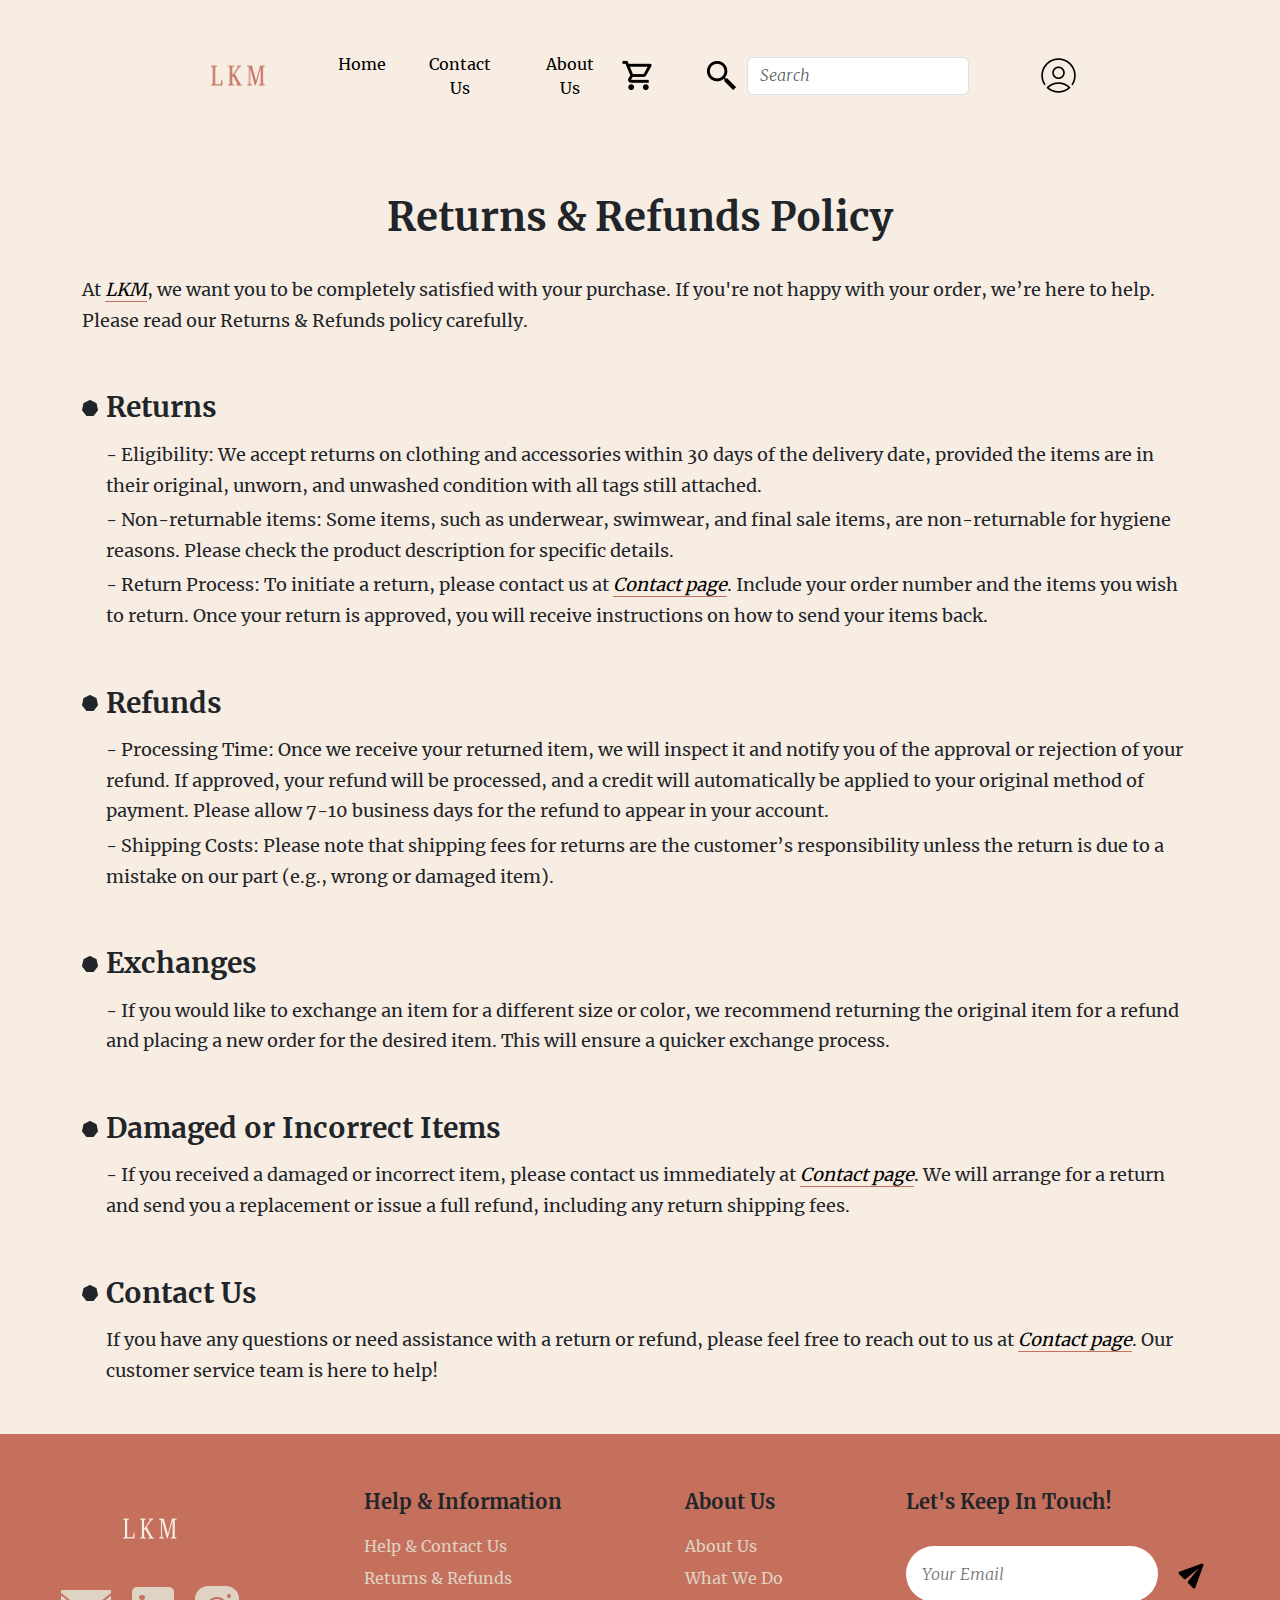
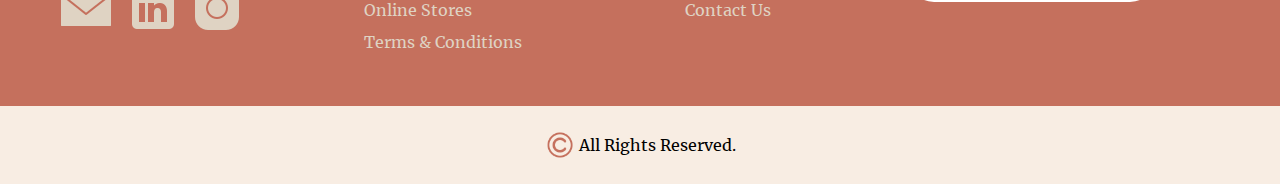
<file: Layout/Returns-And-Refunds.html>
<!DOCTYPE html>
<html lang="en">
<head>
    <meta charset="UTF-8">
    <meta name="viewport" content="width=device-width, initial-scale=1.0">
    <!-- title -->
    <title>LKM - Returns & Refunds</title>
    <!-- page icon -->
    <link rel="icon" href="../Assets/Images/2c5705d.png">
    <!-- header style -->
    <link rel="stylesheet" href="../CSS/Header.css">
    <!-- returns and refunds page style -->
    <link rel="stylesheet" href="../CSS/Returns-And-Refunds.css">
    <!-- footer style -->
    <link rel="stylesheet" href="../CSS/Footer.css">
    <!-- bootstrap css cdn -->
    <link href="https://cdn.jsdelivr.net/npm/bootstrap@5.3.3/dist/css/bootstrap.min.css" rel="stylesheet" integrity="sha384-QWTKZyjpPEjISv5WaRU9OFeRpok6YctnYmDr5pNlyT2bRjXh0JMhjY6hW+ALEwIH" crossorigin="anonymous">
</head>
<body>
    <!-- wrapper part -->
    <div class="wrapper">
        <!-- header part -->
        <section class="header-part">
            <!-- navbar part -->
            <nav class="navbar navbar-expand-xl navbar-part mx-auto align-items-center z-1">
                <div class="container-fluid mt-3">
                    <!-- logo part -->
                    <img src="../Assets/Images/2c5705d.png" alt="LOGO" class="navbar-brand me-xl-5 me-0 logo-part">
                    <!-- hamburger menu -->
                    <button class="hamburger-icon" type="button" data-bs-toggle="collapse" data-bs-target="#navbarSupportedContent" aria-controls="navbarSupportedContent" aria-expanded="false" aria-label="Toggle navigation">
                        <img src="../Assets/Svgs/icons8-menu-50.png" alt="Hamburger Menu Icon" class="d-xl-none d-block">
                    </button>
                    <div class="collapse navbar-collapse" id="navbarSupportedContent">
                        <!-- unordered list part & list items part -->
                        <ul class="navbar-nav me-auto mb-2 mb-xl-0 ul-part">
                            <li class="nav-item active text-center mt-xl-0 mt-4 mx-xl-2 mx-0 home-li-part li-part">
                                <a class="nav-link home-a-part a-part" aria-current="page" href="../Layout/Index.html">Home</a>
                            </li>
                            <li class="nav-item text-center mt-xl-0 mt-3 mx-xl-2 mx-0 contact-us-li-part li-part">
                                <a class="nav-link contact-us-a-part a-part" href="#contact-us">Contact Us</a>
                            </li>
                            <li class="nav-item text-center mt-xl-0 mt-3 mx-xl-2 mx-0 about-us-li-part li-part">
                                <a class="nav-link about-us-a-part a-part" href="#about-us">About Us</a>
                            </li>
                        </ul>
                        <!-- search part -->
                        <form class="d-flex flex-column flex-xl-row justify-content-center align-items-center search-part" role="search">
                            <a href="../Layout/Shopping-Bag.html" class="text-decoration-none me-xl-5 mb-xl-0 mb-3 mt-xl-0 mt-4 shopping-bag-button">
                                <img src="../Assets/Svgs/icons8-shopping-cart-35.png" alt="Shopping Bag">
                            </a>
                            <button class="mb-xl-0 mb-2 mt-xl-0 mt-4 me-xl-2 search-button" type="submit">
                                <img src="../Assets/Svgs/icons8-search-35.png" alt="Search">
                            </button>
                            <input class="form-control me-xl-5 mb-xl-0 mb-3 search-box" type="search" placeholder="Search" aria-label="Search">
                            <a href="../Layout/Login.html" class="user-account ms-xl-4 mt-xl-0 mt-4">
                                <img src="../Assets/Svgs/icons8-account-35.png" alt="Account">
                            </a>
                        </form>
                    </div>
                </div>
            </nav>
        </section>
        <!-- returns and refunds part -->
        <section class="returns-and-refunds-part mt-5 px-4">
            <h1 class="title-part text-center">Returns & Refunds Policy</h1>
            <div class="details-part container">
                <p class="detail-main details mt-4">At <a href="../Layout/Index.html" class="text-decoration-none"><i>LKM</i></a>, we want you to be completely satisfied with your purchase. If you're not happy with your order, we’re here to help. Please read our Returns & Refunds policy carefully.</p>
                <h3 class="title-one titles mt-5 d-flex align-items-center"><svg xmlns="http://www.w3.org/2000/svg" width="16" height="16" fill="currentColor" class="bi bi-heptagon-fill me-2" viewBox="0 0 16 16">
                    <path fill-rule="evenodd" d="M7.779.052a.5.5 0 0 1 .442 0l6.015 2.97a.5.5 0 0 1 .267.34l1.485 6.676a.5.5 0 0 1-.093.415l-4.162 5.354a.5.5 0 0 1-.395.193H4.662a.5.5 0 0 1-.395-.193L.105 10.453a.5.5 0 0 1-.093-.415l1.485-6.676a.5.5 0 0 1 .267-.34z"/>
                  </svg>Returns</h3>
                <p class="detail-one details mt-2 mb-0 ms-4">- Eligibility: We accept returns on clothing and accessories within 30 days of the delivery date, provided the items are in their original, unworn, and unwashed condition with all tags still attached.</p>
                <p class="detail-one details mt-1 mb-0 ms-4">- Non-returnable items: Some items, such as underwear, swimwear, and final sale items, are non-returnable for hygiene reasons. Please check the product description for specific details.</p>
                <p class="detail-one details mt-1 mb-0 ms-4">- Return Process: To initiate a return, please contact us at <a href="../Layout/Help-And-Contact-Us.html" class="text-decoration-none"><i>Contact page</i></a>. Include your order number and the items you wish to return. Once your return is approved, you will receive instructions on how to send your items back.</p>
                <h3 class="title-two titles mt-5 d-flex align-items-center"><svg xmlns="http://www.w3.org/2000/svg" width="16" height="16" fill="currentColor" class="bi bi-heptagon-fill me-2" viewBox="0 0 16 16">
                    <path fill-rule="evenodd" d="M7.779.052a.5.5 0 0 1 .442 0l6.015 2.97a.5.5 0 0 1 .267.34l1.485 6.676a.5.5 0 0 1-.093.415l-4.162 5.354a.5.5 0 0 1-.395.193H4.662a.5.5 0 0 1-.395-.193L.105 10.453a.5.5 0 0 1-.093-.415l1.485-6.676a.5.5 0 0 1 .267-.34z"/>
                  </svg>Refunds</h3>
                <p class="detail-two details mt-2 mb-0 ms-4">- Processing Time: Once we receive your returned item, we will inspect it and notify you of the approval or rejection of your refund. If approved, your refund will be processed, and a credit will automatically be applied to your original method of payment. Please allow 7-10 business days for the refund to appear in your account.</p>
                <p class="detail-two details mt-1 mb-0 ms-4">- Shipping Costs: Please note that shipping fees for returns are the customer’s responsibility unless the return is due to a mistake on our part (e.g., wrong or damaged item).</p>
                <h3 class="title-three titles mt-5 d-flex align-items-center"><svg xmlns="http://www.w3.org/2000/svg" width="16" height="16" fill="currentColor" class="bi bi-heptagon-fill me-2" viewBox="0 0 16 16">
                    <path fill-rule="evenodd" d="M7.779.052a.5.5 0 0 1 .442 0l6.015 2.97a.5.5 0 0 1 .267.34l1.485 6.676a.5.5 0 0 1-.093.415l-4.162 5.354a.5.5 0 0 1-.395.193H4.662a.5.5 0 0 1-.395-.193L.105 10.453a.5.5 0 0 1-.093-.415l1.485-6.676a.5.5 0 0 1 .267-.34z"/>
                  </svg>Exchanges</h3>
                <p class="detail-three details mt-2 mb-0 ms-4">- If you would like to exchange an item for a different size or color, we recommend returning the original item for a refund and placing a new order for the desired item. This will ensure a quicker exchange process.</p>
                <h3 class="title-four titles mt-5 d-flex align-items-center"><svg xmlns="http://www.w3.org/2000/svg" width="16" height="16" fill="currentColor" class="bi bi-heptagon-fill me-2" viewBox="0 0 16 16">
                    <path fill-rule="evenodd" d="M7.779.052a.5.5 0 0 1 .442 0l6.015 2.97a.5.5 0 0 1 .267.34l1.485 6.676a.5.5 0 0 1-.093.415l-4.162 5.354a.5.5 0 0 1-.395.193H4.662a.5.5 0 0 1-.395-.193L.105 10.453a.5.5 0 0 1-.093-.415l1.485-6.676a.5.5 0 0 1 .267-.34z"/>
                  </svg>Damaged or Incorrect Items</h3>
                <p class="detail-four details mt-2 mb-0 ms-4">- If you received a damaged or incorrect item, please contact us immediately at <a href="../Layout/Help-And-Contact-Us.html" class="text-decoration-none"><i>Contact page</i></a>. We will arrange for a return and send you a replacement or issue a full refund, including any return shipping fees.</p>
                <h3 class="title-five titles mt-5 d-flex align-items-center"><svg xmlns="http://www.w3.org/2000/svg" width="16" height="16" fill="currentColor" class="bi bi-heptagon-fill me-2" viewBox="0 0 16 16">
                    <path fill-rule="evenodd" d="M7.779.052a.5.5 0 0 1 .442 0l6.015 2.97a.5.5 0 0 1 .267.34l1.485 6.676a.5.5 0 0 1-.093.415l-4.162 5.354a.5.5 0 0 1-.395.193H4.662a.5.5 0 0 1-.395-.193L.105 10.453a.5.5 0 0 1-.093-.415l1.485-6.676a.5.5 0 0 1 .267-.34z"/>
                  </svg>Contact Us</h3>
                <p class="detail-five details mt-2 mb-5 ms-4">If you have any questions or need assistance with a return or refund, please feel free to reach out to us at <a href="../Layout/Help-And-Contact-Us.html" class="text-decoration-none"><i>Contact page</i></a>. Our customer service team is here to help!</p>
            </div>
        </section>
        <!-- footer part -->
        <section class="footer-part mt-4 d-flex justify-content-around align-items-start flex-wrap">
            <!-- logo & social media part -->
            <div class="logo-and-social-media-part d-flex flex-column justify-content-center align-items-center my-5 mx-4">
                <img src="../Assets/Images/2f8ede31.png" alt="LOGO" class="logo-footer">
                <div class="social-media-icons mt-2">
                    <a href="#"><img src="../Assets/Svgs/icons8-email-50.png" alt="Email" class="rounded-3 me-1"></a>
                    <a href="#"><img src="../Assets/Svgs/icons8-linkedin-50.png" alt="LinkedIn" class="rounded-3 mx-2"></a>
                    <a href="#"><img src="../Assets/Svgs/icons8-instagram-50.png" alt="Instagram" class="rounded-3"></a>
                </div>
            </div>
            <!-- help & information part -->
            <div class="help-and-information-part d-flex flex-column justify-content-center align-items-start my-5 mx-4" id="contact-us">
                <h5 class="lh-lg">Help & Information</h5>
                <a href="../Layout/Help-And-Contact-Us.html" class="text-decoration-none help-and-information-items lh-lg">Help & Contact Us</a>
                <a href="../Layout/Returns-And-Refunds.html" class="text-decoration-none help-and-information-items lh-lg">Returns & Refunds</a>
                <a href="../Layout/Online-Stores.html" class="text-decoration-none help-and-information-items lh-lg">Online Stores</a>
                <a href="../Layout/Terms-And-Conditions.html" class="text-decoration-none help-and-information-items lh-lg">Terms & Conditions</a>
            </div>
            <!-- about us part -->
            <div class="about-us-part d-flex flex-column justify-content-center align-items-start my-5 mx-4" id="about-us">
                <h5 class="lh-lg">About Us</h5>
                <a href="../Layout/About-Us.html" class="text-decoration-none about-us-items lh-lg">About Us</a>
                <a href="../Layout/What-We-Can-Do.html" class="text-decoration-none about-us-items lh-lg">What We Do</a>
                <a href="../Layout/Contact-Us.html" class="text-decoration-none about-us-items lh-lg">Contact Us</a>
            </div>
            <!-- communication part -->
            <div class="communication-part d-flex flex-column justify-content-center align-items-start my-5 text-center mx-4">
                <h5 class="lh-lg text-center">Let's Keep In Touch!</h5>
                <div class="input-and-send-icon mt-3">
                    <input type="text" placeholder="Your Email" class="rounded-5 py-3 ps-3 pe-3">
                    <img src="../Assets/Svgs/icons8-email-send-30.png" alt="Send" class="btn" onclick="redirectToLogin()">
                </div>
            </div>
            <!-- copyright part -->
            <div class="copyright-part w-100 py-4 d-flex justify-content-center align-items-center gap-1">
                <img src="../Assets/Svgs/icons8-copyright-48.png" alt="Copyright">
                <span>All Rights Reserved.</span>
            </div> 
        </section>
    </div>
    <!-- bootstrap js cdn -->
    <script src="../JS/Index.js"></script>
    <script src="https://cdn.jsdelivr.net/npm/bootstrap@5.3.3/dist/js/bootstrap.bundle.min.js" integrity="sha384-YvpcrYf0tY3lHB60NNkmXc5s9fDVZLESaAA55NDzOxhy9GkcIdslK1eN7N6jIeHz" crossorigin="anonymous"></script>
</body>
</html>
</file>
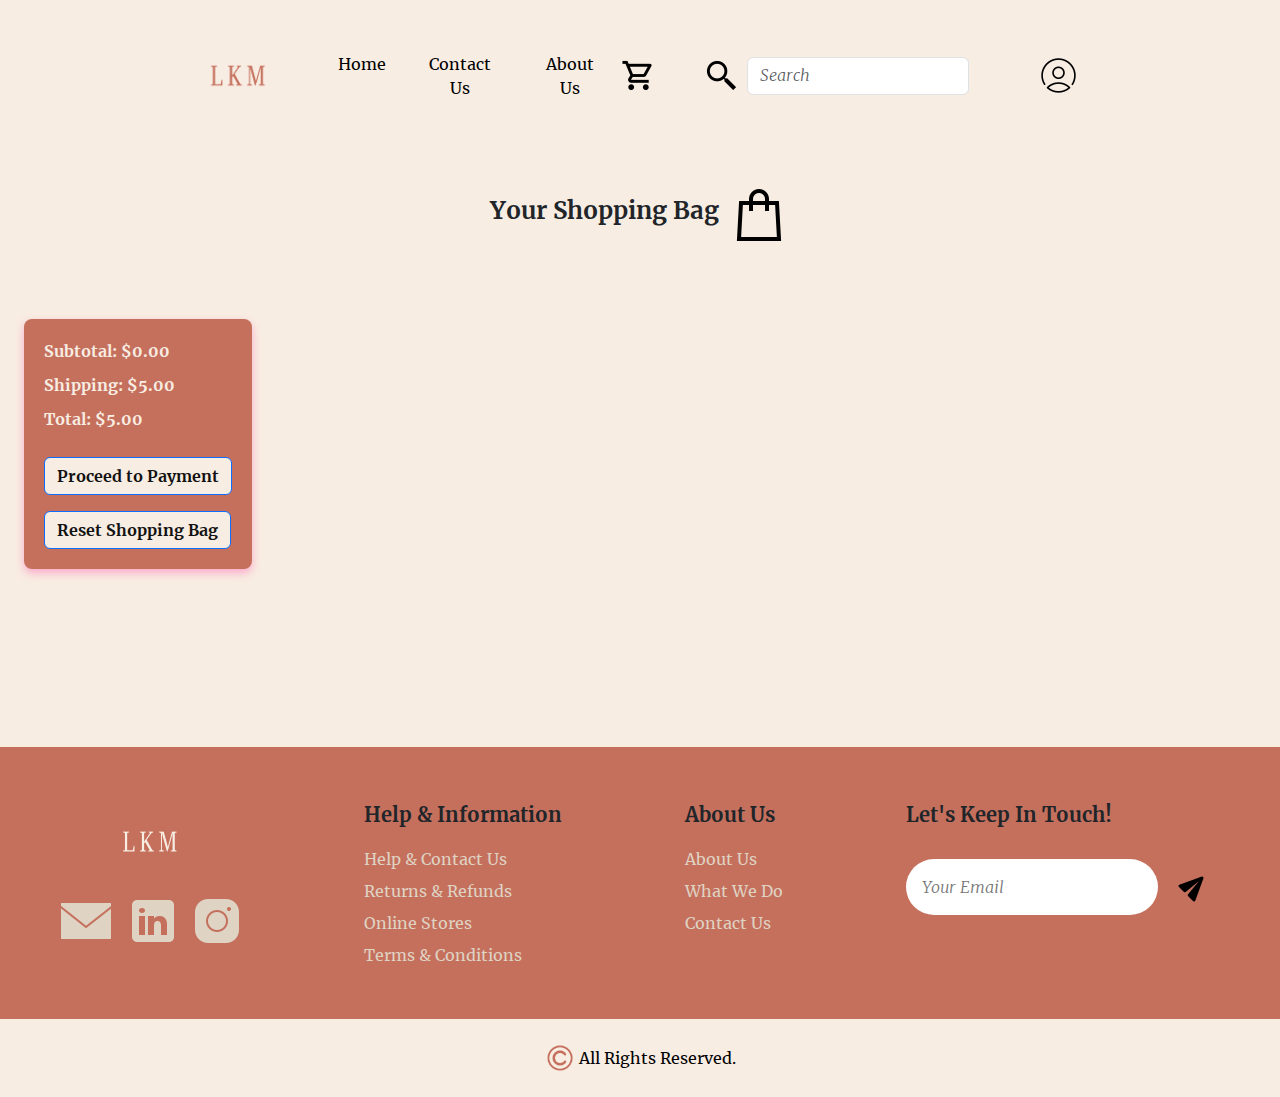
<file: Layout/Shopping-Bag.html>
<!DOCTYPE html>
<html lang="en">
<head>
    <meta charset="UTF-8">
    <meta name="viewport" content="width=device-width, initial-scale=1.0">
    <!-- title -->
    <title>LKM - Shopping Bag</title>
    <!-- page icon -->
    <link rel="icon" href="../Assets/Images/2c5705d.png">
    <!-- header style -->
    <link rel="stylesheet" href="../CSS/Header.css">
    <!-- shopping bag page style -->
    <link rel="stylesheet" href="../CSS/Shopping-Bag-Style.css">
    <!-- footer style -->
    <link rel="stylesheet" href="../CSS/Footer.css">
    <!-- bootstrap css cdn -->
    <link href="https://cdn.jsdelivr.net/npm/bootstrap@5.3.3/dist/css/bootstrap.min.css" rel="stylesheet" integrity="sha384-QWTKZyjpPEjISv5WaRU9OFeRpok6YctnYmDr5pNlyT2bRjXh0JMhjY6hW+ALEwIH" crossorigin="anonymous">
</head>
<body>
    <!-- wrapper part -->
    <div class="wrapper">
        <!-- header part -->
        <section class="header-part">
            <!-- navbar part -->
            <nav class="navbar navbar-expand-xl navbar-part mx-auto align-items-center z-1">
                <div class="container-fluid mt-3">
                    <!-- logo part -->
                    <img src="../Assets/Images/2c5705d.png" alt="LOGO" class="navbar-brand me-xl-5 me-0 logo-part">
                    <!-- hamburger menu -->
                    <button class="hamburger-icon" type="button" data-bs-toggle="collapse" data-bs-target="#navbarSupportedContent" aria-controls="navbarSupportedContent" aria-expanded="false" aria-label="Toggle navigation">
                        <img src="../Assets/Svgs/icons8-menu-50.png" alt="Hamburger Menu Icon" class="d-xl-none d-block">
                    </button>
                    <div class="collapse navbar-collapse" id="navbarSupportedContent">
                        <!-- unordered list part & list items part -->
                        <ul class="navbar-nav me-auto mb-2 mb-xl-0 ul-part">
                            <li class="nav-item active text-center mt-xl-0 mt-4 mx-xl-2 mx-0 home-li-part li-part">
                                <a class="nav-link home-a-part a-part" aria-current="page" href="../Layout/Index.html">Home</a>
                            </li>
                            <li class="nav-item text-center mt-xl-0 mt-3 mx-xl-2 mx-0 contact-us-li-part li-part">
                                <a class="nav-link contact-us-a-part a-part" href="#contact-us">Contact Us</a>
                            </li>
                            <li class="nav-item text-center mt-xl-0 mt-3 mx-xl-2 mx-0 about-us-li-part li-part">
                                <a class="nav-link about-us-a-part a-part" href="#about-us">About Us</a>
                            </li>
                        </ul>
                        <!-- search part -->
                        <form class="d-flex flex-column flex-xl-row justify-content-center align-items-center search-part" role="search">
                            <a href="../Layout/Shopping-Bag.html" class="text-decoration-none me-xl-5 mb-xl-0 mb-3 mt-xl-0 mt-4 shopping-bag-button">
                                <img src="../Assets/Svgs/icons8-shopping-cart-35.png" alt="Shopping Bag">
                            </a>
                            <button class="mb-xl-0 mb-2 mt-xl-0 mt-4 me-xl-2 search-button" type="submit">
                                <img src="../Assets/Svgs/icons8-search-35.png" alt="Search">
                            </button>
                            <input class="form-control me-xl-5 mb-xl-0 mb-3 search-box" type="search" placeholder="Search" aria-label="Search">
                            <a href="../Layout/Login.html" class="user-account ms-xl-4 mt-xl-0 mt-4">
                                <img src="../Assets/Svgs/icons8-account-35.png" alt="Account">
                            </a>
                        </form>
                    </div>
                </div>
            </nav>
        </section>
        <!-- shopping bag products part -->
        <section class="shopping-bag-part">
            <div class="shopping-bag-title-part my-5 d-flex justify-content-center align-items-center gap-2">
                <h4 class="shopping-bag-title">Your Shopping Bag</h4>
                <img src="../Assets/Svgs/icons8-shopping-bag-64.png" alt="Shopping Bag" class="shopping-bag-image">
            </div>
            <div class="shopping-bag-products px-4 d-flex justify-content-start align-items-center flex-wrap mb-5 gap-4" id="cartItems">
                 <div class="cartSummary" id="cartSummary"></div>
            </div>
        </section>
        <!-- footer part -->
        <section class="footer-part mt-4 d-flex justify-content-around align-items-start flex-wrap">
            <!-- logo & social media part -->
            <div class="logo-and-social-media-part d-flex flex-column justify-content-center align-items-center my-5 mx-4">
                <img src="../Assets/Images/2f8ede31.png" alt="LOGO" class="logo-footer">
                <div class="social-media-icons mt-2">
                    <a href="#"><img src="../Assets/Svgs/icons8-email-50.png" alt="Email" class="rounded-3 me-1"></a>
                    <a href="#"><img src="../Assets/Svgs/icons8-linkedin-50.png" alt="LinkedIn" class="rounded-3 mx-2"></a>
                    <a href="#"><img src="../Assets/Svgs/icons8-instagram-50.png" alt="Instagram" class="rounded-3"></a>
                </div>
            </div>
            <!-- help & information part -->
            <div class="help-and-information-part d-flex flex-column justify-content-center align-items-start my-5 mx-4" id="contact-us">
                <h5 class="lh-lg">Help & Information</h5>
                <a href="../Layout/Help-And-Contact-Us.html" class="text-decoration-none help-and-information-items lh-lg">Help & Contact Us</a>
                <a href="../Layout/Returns-And-Refunds.html" class="text-decoration-none help-and-information-items lh-lg">Returns & Refunds</a>
                <a href="../Layout/Online-Stores.html" class="text-decoration-none help-and-information-items lh-lg">Online Stores</a>
                <a href="../Layout/Terms-And-Conditions.html" class="text-decoration-none help-and-information-items lh-lg">Terms & Conditions</a>
            </div>
            <!-- about us part -->
            <div class="about-us-part d-flex flex-column justify-content-center align-items-start my-5 mx-4" id="about-us">
                <h5 class="lh-lg">About Us</h5>
                <a href="../Layout/About-Us.html" class="text-decoration-none about-us-items lh-lg">About Us</a>
                <a href="../Layout/What-We-Can-Do.html" class="text-decoration-none about-us-items lh-lg">What We Do</a>
                <a href="../Layout/Contact-Us.html" class="text-decoration-none about-us-items lh-lg">Contact Us</a>
            </div>
            <!-- communication part -->
            <div class="communication-part d-flex flex-column justify-content-center align-items-start my-5 text-center mx-4">
                <h5 class="lh-lg text-center">Let's Keep In Touch!</h5>
                <div class="input-and-send-icon mt-3">
                    <input type="text" placeholder="Your Email" class="rounded-5 py-3 ps-3 pe-3">
                    <img src="../Assets/Svgs/icons8-email-send-30.png" alt="Send" class="btn" onclick="redirectToLogin()">
                </div>
            </div>
            <!-- copyright part -->
            <div class="copyright-part w-100 py-4 d-flex justify-content-center align-items-center gap-1">
                <img src="../Assets/Svgs/icons8-copyright-48.png" alt="Copyright">
                <span>All Rights Reserved.</span>
            </div> 
        </section>
    </div>
    <!-- bootstrap js cdn -->
     <script src="../JS/Shoppping-Bag.js"></script>
    <script src="https://cdn.jsdelivr.net/npm/bootstrap@5.3.3/dist/js/bootstrap.bundle.min.js" integrity="sha384-YvpcrYf0tY3lHB60NNkmXc5s9fDVZLESaAA55NDzOxhy9GkcIdslK1eN7N6jIeHz" crossorigin="anonymous"></script>
</body>
</html>
</file>
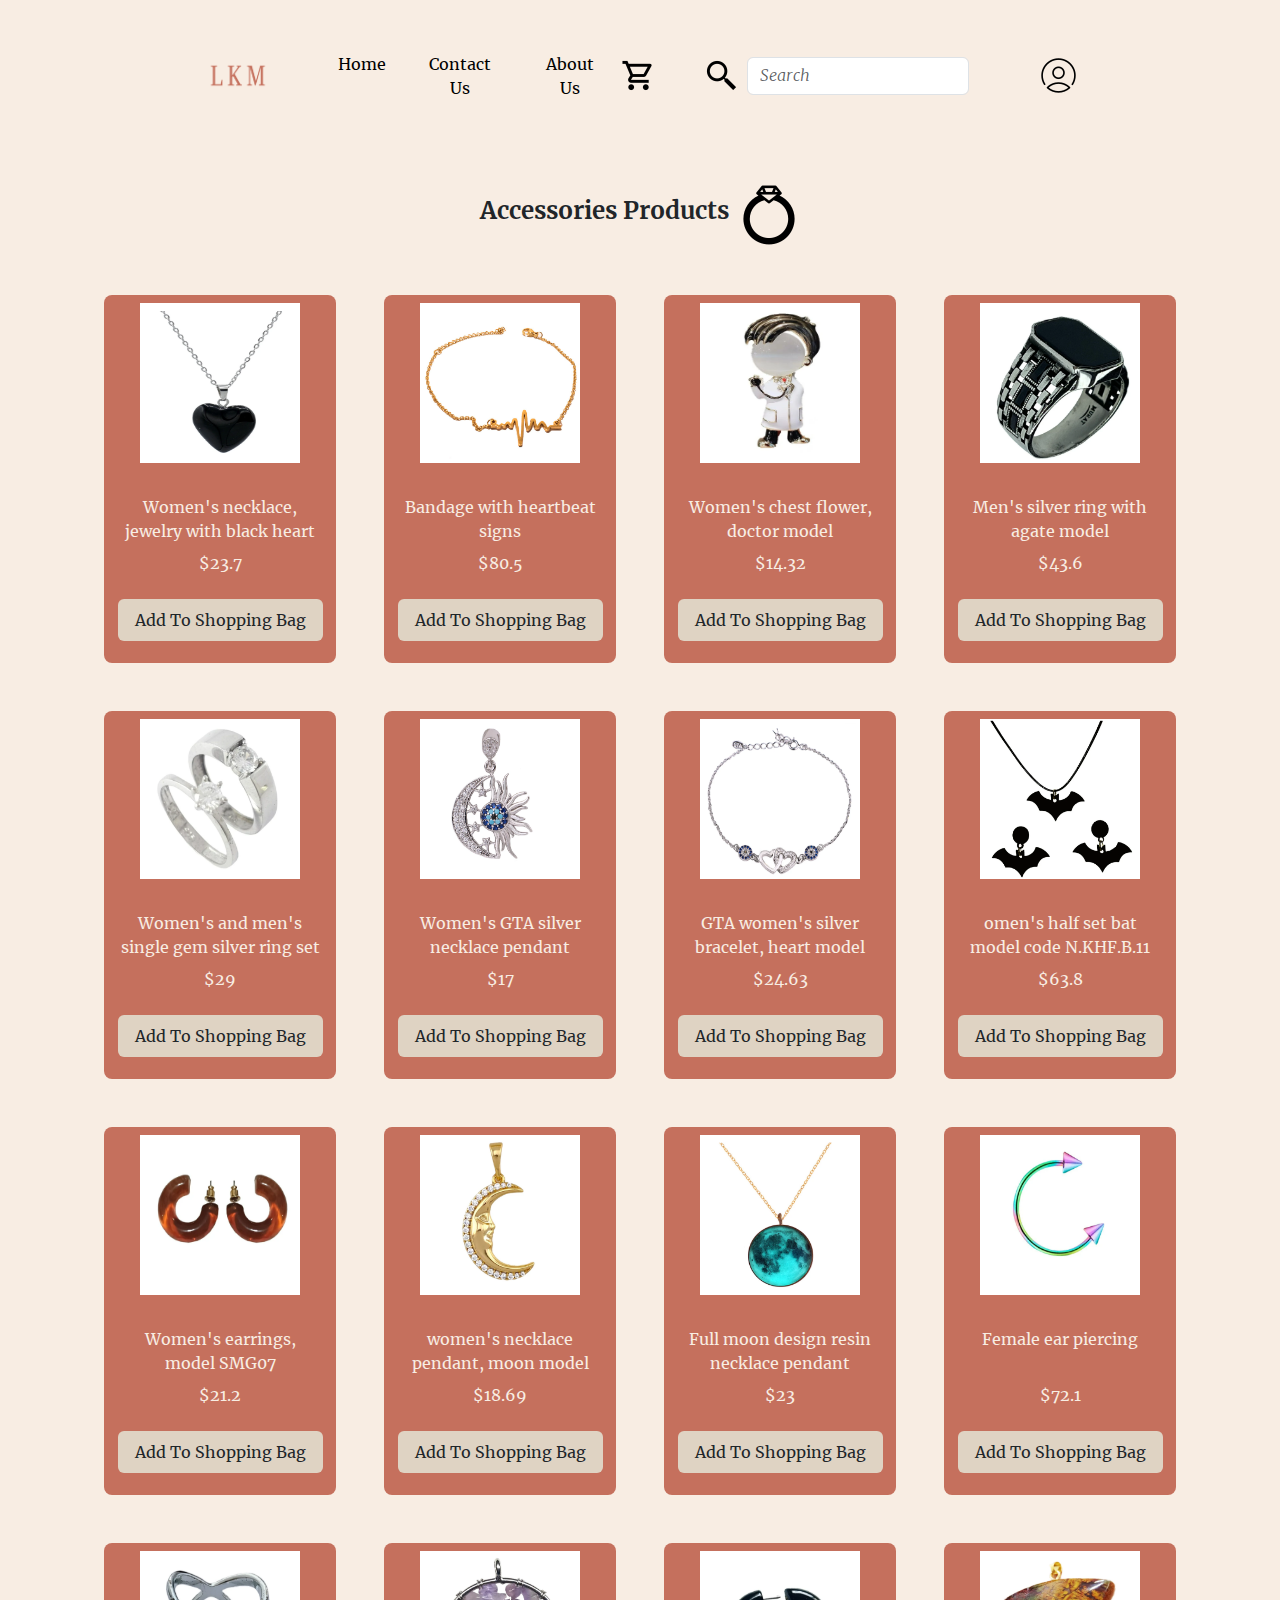
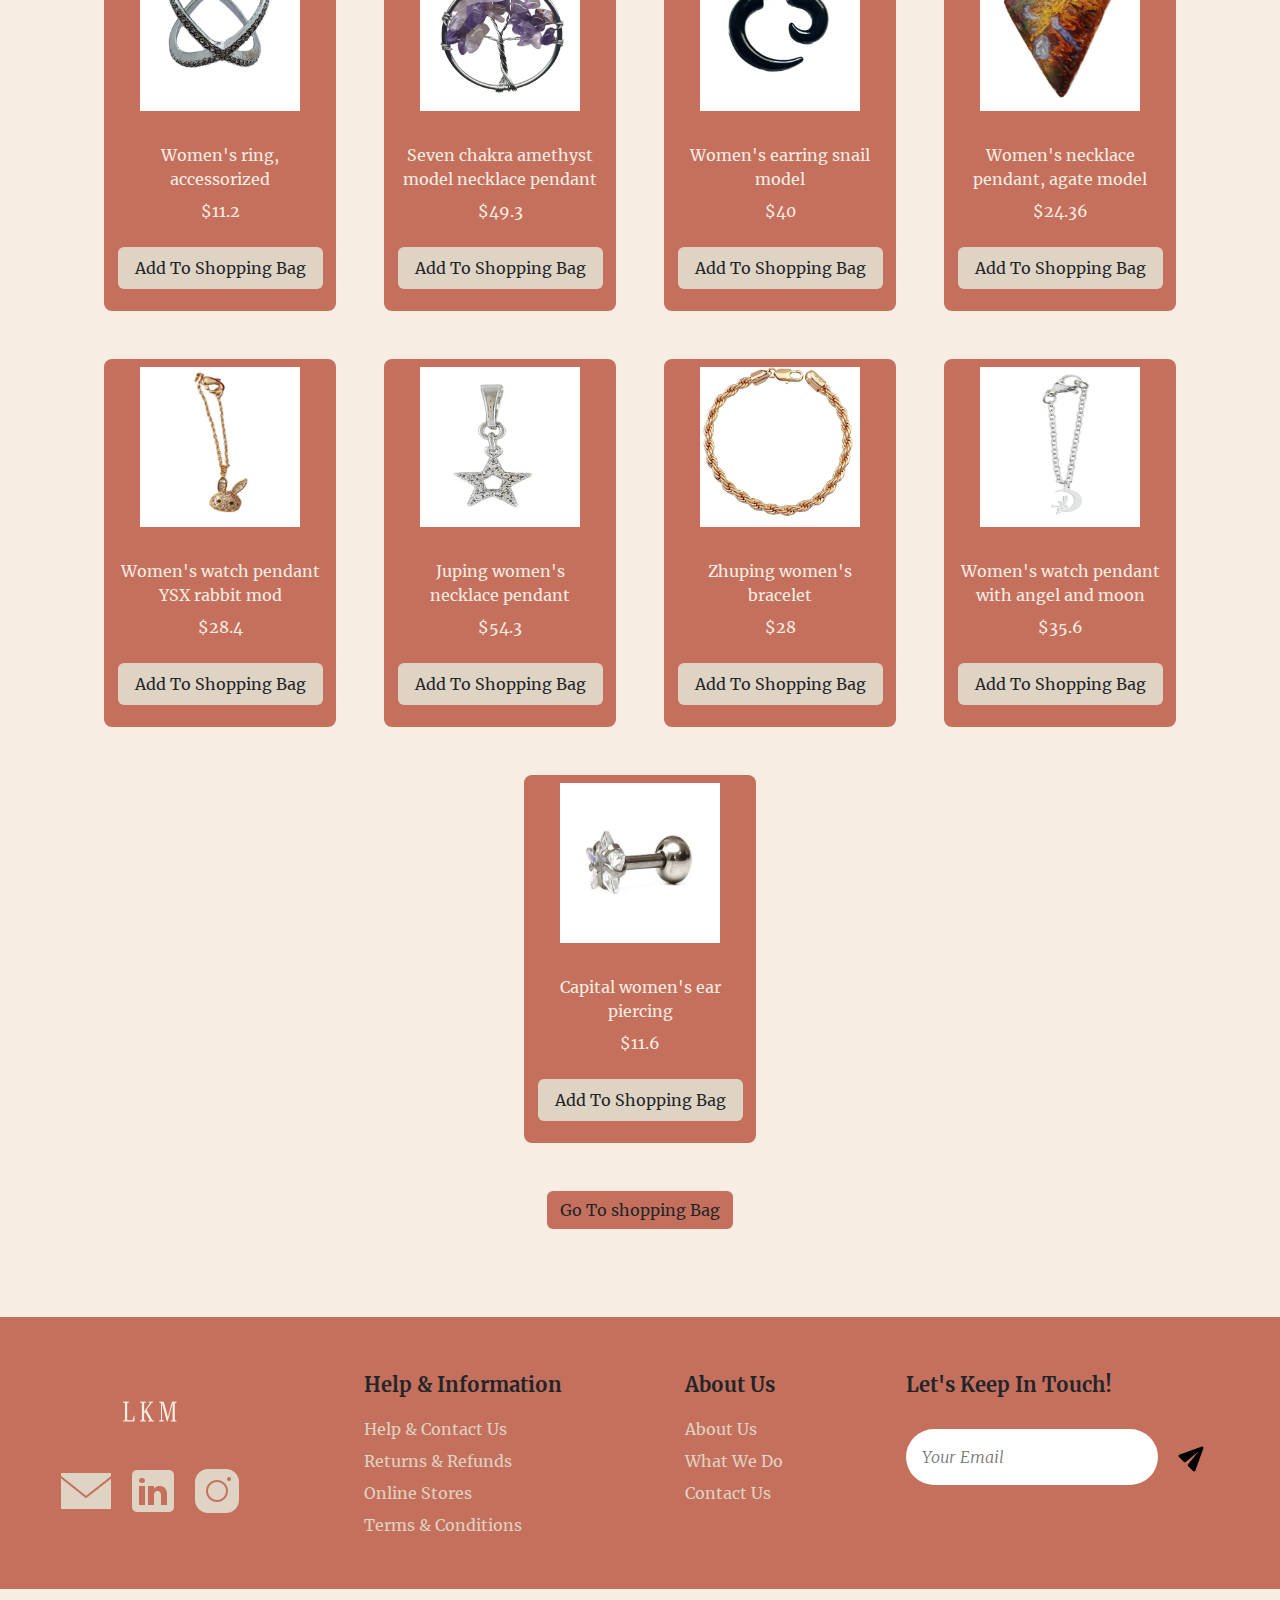
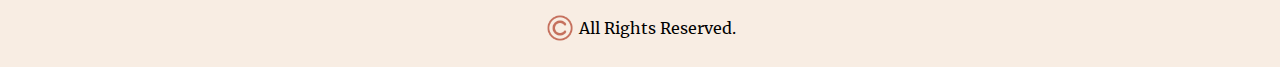
<file: Layout/Show-Accessories-Products.html>
<!DOCTYPE html>
<html lang="en">
<head>
    <meta charset="UTF-8">
    <meta name="viewport" content="width=device-width, initial-scale=1.0">
    <!-- title -->
    <title>LKM - Accessories Products</title>
    <!-- page icon -->
    <link rel="icon" href="../Assets/Images/2c5705d.png">
    <!-- header style -->
    <link rel="stylesheet" href="../CSS/Header.css">
    <!-- show accessories products page style -->
    <link rel="stylesheet" href="../CSS/Show-Accessories-Products-Style.css">
    <!-- footer style -->
    <link rel="stylesheet" href="../CSS/Footer.css">
    <!-- bootstrap css cdn -->
    <link href="https://cdn.jsdelivr.net/npm/bootstrap@5.3.3/dist/css/bootstrap.min.css" rel="stylesheet" integrity="sha384-QWTKZyjpPEjISv5WaRU9OFeRpok6YctnYmDr5pNlyT2bRjXh0JMhjY6hW+ALEwIH" crossorigin="anonymous">
</head>
<body>
    <!-- wrapper part -->
    <div class="wrapper">
        <!-- header part -->
        <section class="header-part">
            <!-- navbar part -->
            <nav class="navbar navbar-expand-xl navbar-part mx-auto align-items-center z-1">
                <div class="container-fluid mt-3">
                    <!-- logo part -->
                    <img src="../Assets/Images/2c5705d.png" alt="LOGO" class="navbar-brand me-xl-5 me-0 logo-part">
                    <!-- hamburger menu -->
                    <button class="hamburger-icon" type="button" data-bs-toggle="collapse" data-bs-target="#navbarSupportedContent" aria-controls="navbarSupportedContent" aria-expanded="false" aria-label="Toggle navigation">
                        <img src="../Assets/Svgs/icons8-menu-50.png" alt="Hamburger Menu Icon" class="d-xl-none d-block">
                    </button>
                    <div class="collapse navbar-collapse" id="navbarSupportedContent">
                        <!-- unordered list part & list items part -->
                        <ul class="navbar-nav me-auto mb-2 mb-xl-0 ul-part">
                            <li class="nav-item active text-center mt-xl-0 mt-4 mx-xl-2 mx-0 home-li-part li-part">
                                <a class="nav-link home-a-part a-part" aria-current="page" href="../Layout/Index.html">Home</a>
                            </li>
                            <li class="nav-item text-center mt-xl-0 mt-3 mx-xl-2 mx-0 contact-us-li-part li-part">
                                <a class="nav-link contact-us-a-part a-part" href="#contact-us">Contact Us</a>
                            </li>
                            <li class="nav-item text-center mt-xl-0 mt-3 mx-xl-2 mx-0 about-us-li-part li-part">
                                <a class="nav-link about-us-a-part a-part" href="#about-us">About Us</a>
                            </li>
                        </ul>
                        <!-- search part -->
                        <form class="d-flex flex-column flex-xl-row justify-content-center align-items-center search-part" role="search">
                            <a href="../Layout/Shopping-Bag.html" class="text-decoration-none me-xl-5 mb-xl-0 mb-3 mt-xl-0 mt-4 shopping-bag-button">
                                <img src="../Assets/Svgs/icons8-shopping-cart-35.png" alt="Shopping Bag">
                            </a>
                            <button class="mb-xl-0 mb-2 mt-xl-0 mt-4 me-xl-2 search-button" type="submit">
                                <img src="../Assets/Svgs/icons8-search-35.png" alt="Search">
                            </button>
                            <input class="form-control me-xl-5 mb-xl-0 mb-3 search-box" type="search" placeholder="Search" aria-label="Search">
                            <a href="../Layout/Login.html" class="user-account ms-xl-4 mt-xl-0 mt-4">
                                <img src="../Assets/Svgs/icons8-account-35.png" alt="Account">
                            </a>
                        </form>
                    </div>
                </div>
            </nav>
        </section>
        <!-- show accessories products part -->
        <section class="show-accessories-products-part">
            <div class="show-accessories-products-title-part my-5 d-flex justify-content-center align-items-center gap-2">
                <h4 class="show-accessories-products-title">Accessories Products</h4>
                <img src="../Assets/Svgs/icons8-ring-side-view-64.png" alt="Accessories Products" class="show-accessories-products-image">
            </div>
            <div class="show-accessories-products px-4 d-flex justify-content-center align-items-center flex-wrap mb-5 gap-5"id="Show-accessories-Products">
                <div class="product-one products rounded-3 d-flex flex-column justify-content-start align-items-center">
                    <img class="products-image" id="products-image" src="../Assets/Images/products/accessory1.PNG" alt="Product">
                    <div class="products-title mb-4 pb-3">Women's necklace, jewelry with black heart</div>
                    <div class="products-price mb-4">$23.7</div>
                    <button class="add-to-shopping-bag btn px-3 py-2 "onclick="getHTMLProductData(this)">Add To Shopping Bag</button>
                </div>
                <div class="product-two products rounded-3 d-flex flex-column justify-content-start align-items-center">
                    <img class="products-image" id="products-image" src="../Assets/Images/products/accessory2.PNG" alt="Product">
                    <div class="products-title mb-4 pb-3">Bandage with heartbeat signs</div>
                    <div class="products-price mb-4">$80.5</div>
                    <button class="add-to-shopping-bag btn px-3 py-2 "onclick="getHTMLProductData(this)">Add To Shopping Bag</button>
                </div>
                <div class="product-three products rounded-3 d-flex flex-column justify-content-start align-items-center">
                    <img class="products-image" id="products-image" src="../Assets/Images/products/accessory3.PNG" alt="Product">
                    <div class="products-title mb-4 pb-3">Women's chest flower, doctor model </div>
                    <div class="products-price mb-4">$14.32</div>
                    <button class="add-to-shopping-bag btn px-3 py-2 "onclick="getHTMLProductData(this)">Add To Shopping Bag</button>
                </div>
                <div class="product-four products rounded-3 d-flex flex-column justify-content-start align-items-center">
                    <img class="products-image" id="products-image" src="../Assets/Images/products/accessory4.PNG" alt="Product">
                    <div class="products-title mb-4 pb-3">Men's silver ring with agate model</div>
                    <div class="products-price mb-4">$43.6</div>
                    <button class="add-to-shopping-bag btn px-3 py-2 "onclick="getHTMLProductData(this)">Add To Shopping Bag</button>
                </div>
                <div class="product-five products rounded-3 d-flex flex-column justify-content-start align-items-center">
                    <img class="products-image" id="products-image" src="../Assets/Images/products/accessory5.PNG" alt="Product">
                    <div class="products-title mb-4 pb-3">Women's and men's single gem silver ring set</div>
                    <div class="products-price mb-4">$29</div>
                    <button class="add-to-shopping-bag btn px-3 py-2 "onclick="getHTMLProductData(this)">Add To Shopping Bag</button>
                </div>
                <div class="product-six products rounded-3 d-flex flex-column justify-content-start align-items-center">
                    <img class="products-image" id="products-image" src="../Assets/Images/products/accessory6.PNG" alt="Product">
                    <div class="products-title mb-4 pb-3">Women's GTA silver necklace pendant</div>
                    <div class="products-price mb-4">$17</div>
                    <button class="add-to-shopping-bag btn px-3 py-2 "onclick="getHTMLProductData(this)">Add To Shopping Bag</button>
                </div>
                <div class="product-seven products rounded-3 d-flex flex-column justify-content-start align-items-center">
                    <img class="products-image" id="products-image" src="../Assets/Images/products/accessory7.PNG" alt="Product">
                    <div class="products-title mb-4 pb-3">GTA women's silver bracelet, heart model</div>
                    <div class="products-price mb-4">$24.63</div>
                    <button class="add-to-shopping-bag btn px-3 py-2 "onclick="getHTMLProductData(this)">Add To Shopping Bag</button>
                </div>
                <div class="product-eight products rounded-3 d-flex flex-column justify-content-start align-items-center">
                    <img class="products-image" id="products-image" src="../Assets/Images/products/accessory8.PNG" alt="Product">
                    <div class="products-title mb-4 pb-3">omen's half set bat model code N.KHF.B.11 </div>
                    <div class="products-price mb-4">$63.8</div>
                    <button class="add-to-shopping-bag btn px-3 py-2 "onclick="getHTMLProductData(this)">Add To Shopping Bag</button>
                </div>
                <div class="product-nine products rounded-3 d-flex flex-column justify-content-start align-items-center">
                    <img class="products-image" id="products-image" src="../Assets/Images/products/accessory9.PNG" alt="Product">
                    <div class="products-title mb-4 pb-3">Women's earrings, model SMG07</div>
                    <div class="products-price mb-4">$21.2</div>
                    <button class="add-to-shopping-bag btn px-3 py-2 "onclick="getHTMLProductData(this)">Add To Shopping Bag</button>
                </div>
                <div class="product-ten products rounded-3 d-flex flex-column justify-content-start align-items-center">
                    <img class="products-image" id="products-image" src="../Assets/Images/products/accessory10.PNG" alt="Product">
                    <div class="products-title mb-4 pb-3">women's necklace pendant, moon model </div>
                    <div class="products-price mb-4">$18.69</div>
                    <button class="add-to-shopping-bag btn px-3 py-2 "onclick="getHTMLProductData(this)">Add To Shopping Bag</button>
                </div>
                <div class="product-eleven products rounded-3 d-flex flex-column justify-content-start align-items-center">
                    <img class="products-image" id="products-image" src="../Assets/Images/products/accessory11.PNG" alt="Product">
                    <div class="products-title mb-4 pb-3">Full moon design resin necklace pendant</div>
                    <div class="products-price mb-4">$23</div>
                    <button class="add-to-shopping-bag btn px-3 py-2 "onclick="getHTMLProductData(this)">Add To Shopping Bag</button>
                </div>
                <div class="product-twelve products rounded-3 d-flex flex-column justify-content-start align-items-center">
                    <img class="products-image" id="products-image" src="../Assets/Images/products/accessory12.PNG" alt="Product">
                    <div class="products-title mb-4 pb-3">Female ear piercing </div>
                    <div class="products-price mb-4">$72.1</div>
                    <button class="add-to-shopping-bag btn px-3 py-2 "onclick="getHTMLProductData(this)">Add To Shopping Bag</button>
                </div>
                <div class="product-thirteen products rounded-3 d-flex flex-column justify-content-start align-items-center">
                    <img class="products-image" id="products-image" src="../Assets/Images/products/accessory13.PNG" alt="Product">
                    <div class="products-title mb-4 pb-3">Women's ring, accessorized </div>
                    <div class="products-price mb-4">$11.2</div>
                    <button class="add-to-shopping-bag btn px-3 py-2 "onclick="getHTMLProductData(this)">Add To Shopping Bag</button>
                </div>
                <div class="product-fourteen products rounded-3 d-flex flex-column justify-content-start align-items-center">
                    <img class="products-image" id="products-image" src="../Assets/Images/products/accessory14.PNG" alt="Product">
                    <div class="products-title mb-4 pb-3">Seven chakra amethyst model necklace pendant </div>
                    <div class="products-price mb-4">$49.3</div>
                    <button class="add-to-shopping-bag btn px-3 py-2 "onclick="getHTMLProductData(this)">Add To Shopping Bag</button>
                </div>
                <div class="product-fifteen products rounded-3 d-flex flex-column justify-content-start align-items-center">
                    <img class="products-image" id="products-image" src="../Assets/Images/products/accessory15.PNG" alt="Product">
                    <div class="products-title mb-4 pb-3">Women's earring snail model</div>
                    <div class="products-price mb-4">$40</div>
                    <button class="add-to-shopping-bag btn px-3 py-2 "onclick="getHTMLProductData(this)">Add To Shopping Bag</button>
                </div>
                <div class="product-sixteen products rounded-3 d-flex flex-column justify-content-start align-items-center">
                    <img class="products-image" id="products-image" src="../Assets/Images/products/accessory16.PNG" alt="Product">
                    <div class="products-title mb-4 pb-3">Women's necklace pendant, agate model</div>
                    <div class="products-price mb-4">$24.36</div>
                    <button class="add-to-shopping-bag btn px-3 py-2 "onclick="getHTMLProductData(this)">Add To Shopping Bag</button>
                </div>
                <div class="product-seventeen products rounded-3 d-flex flex-column justify-content-start align-items-center">
                    <img class="products-image" id="products-image" src="../Assets/Images/products/accessory17.PNG" alt="Product">
                    <div class="products-title mb-4 pb-3">Women's watch pendant YSX rabbit mod</div>
                    <div class="products-price mb-4">$28.4</div>
                    <button class="add-to-shopping-bag btn px-3 py-2 "onclick="getHTMLProductData(this)">Add To Shopping Bag</button>
                </div>
                <div class="product-eighteen products rounded-3 d-flex flex-column justify-content-start align-items-center">
                    <img class="products-image" id="products-image" src="../Assets/Images/products/accessory18.PNG" alt="Product">
                    <div class="products-title mb-4 pb-3">Juping women's necklace pendant </div>
                    <div class="products-price mb-4">$54.3</div>
                    <button class="add-to-shopping-bag btn px-3 py-2 "onclick="getHTMLProductData(this)">Add To Shopping Bag</button>
                </div>
                <div class="product-nineteen products rounded-3 d-flex flex-column justify-content-start align-items-center">
                    <img class="products-image" id="products-image" src="../Assets/Images/products/accessory19.PNG" alt="Product">
                    <div class="products-title mb-4 pb-3">Zhuping women's bracelet </div>
                    <div class="products-price mb-4">$28</div>
                    <button class="add-to-shopping-bag btn px-3 py-2 "onclick="getHTMLProductData(this)">Add To Shopping Bag</button>
                </div>
                <div class="product-twenty products rounded-3 d-flex flex-column justify-content-start align-items-center">
                    <img class="products-image" id="products-image" src="../Assets/Images/products/accessory20.PNG" alt="Product">
                    <div class="products-title mb-4 pb-3">Women's watch pendant with angel and moon</div>
                    <div class="products-price mb-4">$35.6</div>
                    <button class="add-to-shopping-bag btn px-3 py-2 "onclick="getHTMLProductData(this)">Add To Shopping Bag</button>
                </div>
                <div class="product-twenty-one products rounded-3 d-flex flex-column justify-content-start align-items-center">
                    <img class="products-image" id="products-image" src="../Assets/Images/products/accessory21.PNG" alt="Product">
                    <div class="products-title mb-4 pb-3">Capital women's ear piercing</div>
                    <div class="products-price mb-4">$11.6</div>
                    <button class="add-to-shopping-bag btn px-3 py-2 "onclick="getHTMLProductData(this)">Add To Shopping Bag</button>
                </div>
            </div>
            <a class="btn cart" href="../Layout/Shopping-Bag.html">Go To shopping Bag</a>
        </section>
        <!-- footer part -->
        <section class="footer-part mt-4 d-flex justify-content-around align-items-start flex-wrap">
            <!-- logo & social media part -->
            <div class="logo-and-social-media-part d-flex flex-column justify-content-center align-items-center my-5 mx-4">
                <img src="../Assets/Images/2f8ede31.png" alt="LOGO" class="logo-footer">
                <div class="social-media-icons mt-2">
                    <a href="#"><img src="../Assets/Svgs/icons8-email-50.png" alt="Email" class="rounded-3 me-1"></a>
                    <a href="#"><img src="../Assets/Svgs/icons8-linkedin-50.png" alt="LinkedIn" class="rounded-3 mx-2"></a>
                    <a href="#"><img src="../Assets/Svgs/icons8-instagram-50.png" alt="Instagram" class="rounded-3"></a>
                </div>
            </div>
            <!-- help & information part -->
            <div class="help-and-information-part d-flex flex-column justify-content-center align-items-start my-5 mx-4" id="contact-us">
                <h5 class="lh-lg">Help & Information</h5>
                <a href="../Layout/Help-And-Contact-Us.html" class="text-decoration-none help-and-information-items lh-lg">Help & Contact Us</a>
                <a href="../Layout/Returns-And-Refunds.html" class="text-decoration-none help-and-information-items lh-lg">Returns & Refunds</a>
                <a href="../Layout/Online-Stores.html" class="text-decoration-none help-and-information-items lh-lg">Online Stores</a>
                <a href="../Layout/Terms-And-Conditions.html" class="text-decoration-none help-and-information-items lh-lg">Terms & Conditions</a>
            </div>
            <!-- about us part -->
            <div class="about-us-part d-flex flex-column justify-content-center align-items-start my-5 mx-4" id="about-us">
                <h5 class="lh-lg">About Us</h5>
                <a href="../Layout/About-Us.html" class="text-decoration-none about-us-items lh-lg">About Us</a>
                <a href="../Layout/What-We-Can-Do.html" class="text-decoration-none about-us-items lh-lg">What We Do</a>
                <a href="../Layout/Contact-Us.html" class="text-decoration-none about-us-items lh-lg">Contact Us</a>
            </div>
            <!-- communication part -->
            <div class="communication-part d-flex flex-column justify-content-center align-items-start my-5 text-center mx-4">
                <h5 class="lh-lg text-center">Let's Keep In Touch!</h5>
                <div class="input-and-send-icon mt-3">
                    <input type="text" placeholder="Your Email" class="rounded-5 py-3 ps-3 pe-3">
                    <img src="../Assets/Svgs/icons8-email-send-30.png" alt="Send" class="btn" onclick="redirectToLogin()">
                </div>
            </div>
            <!-- copyright part -->
            <div class="copyright-part w-100 py-4 d-flex justify-content-center align-items-center gap-1">
                <img src="../Assets/Svgs/icons8-copyright-48.png" alt="Copyright">
                <span>All Rights Reserved.</span>
            </div> 
        </section>
    </div>
    <!-- bootstrap js cdn -->
     <script src="../JS/Show-accessories-Products.js"></script>
    <script src="https://cdn.jsdelivr.net/npm/bootstrap@5.3.3/dist/js/bootstrap.bundle.min.js" integrity="sha384-YvpcrYf0tY3lHB60NNkmXc5s9fDVZLESaAA55NDzOxhy9GkcIdslK1eN7N6jIeHz" crossorigin="anonymous"></script>
</body>
</html>
</file>
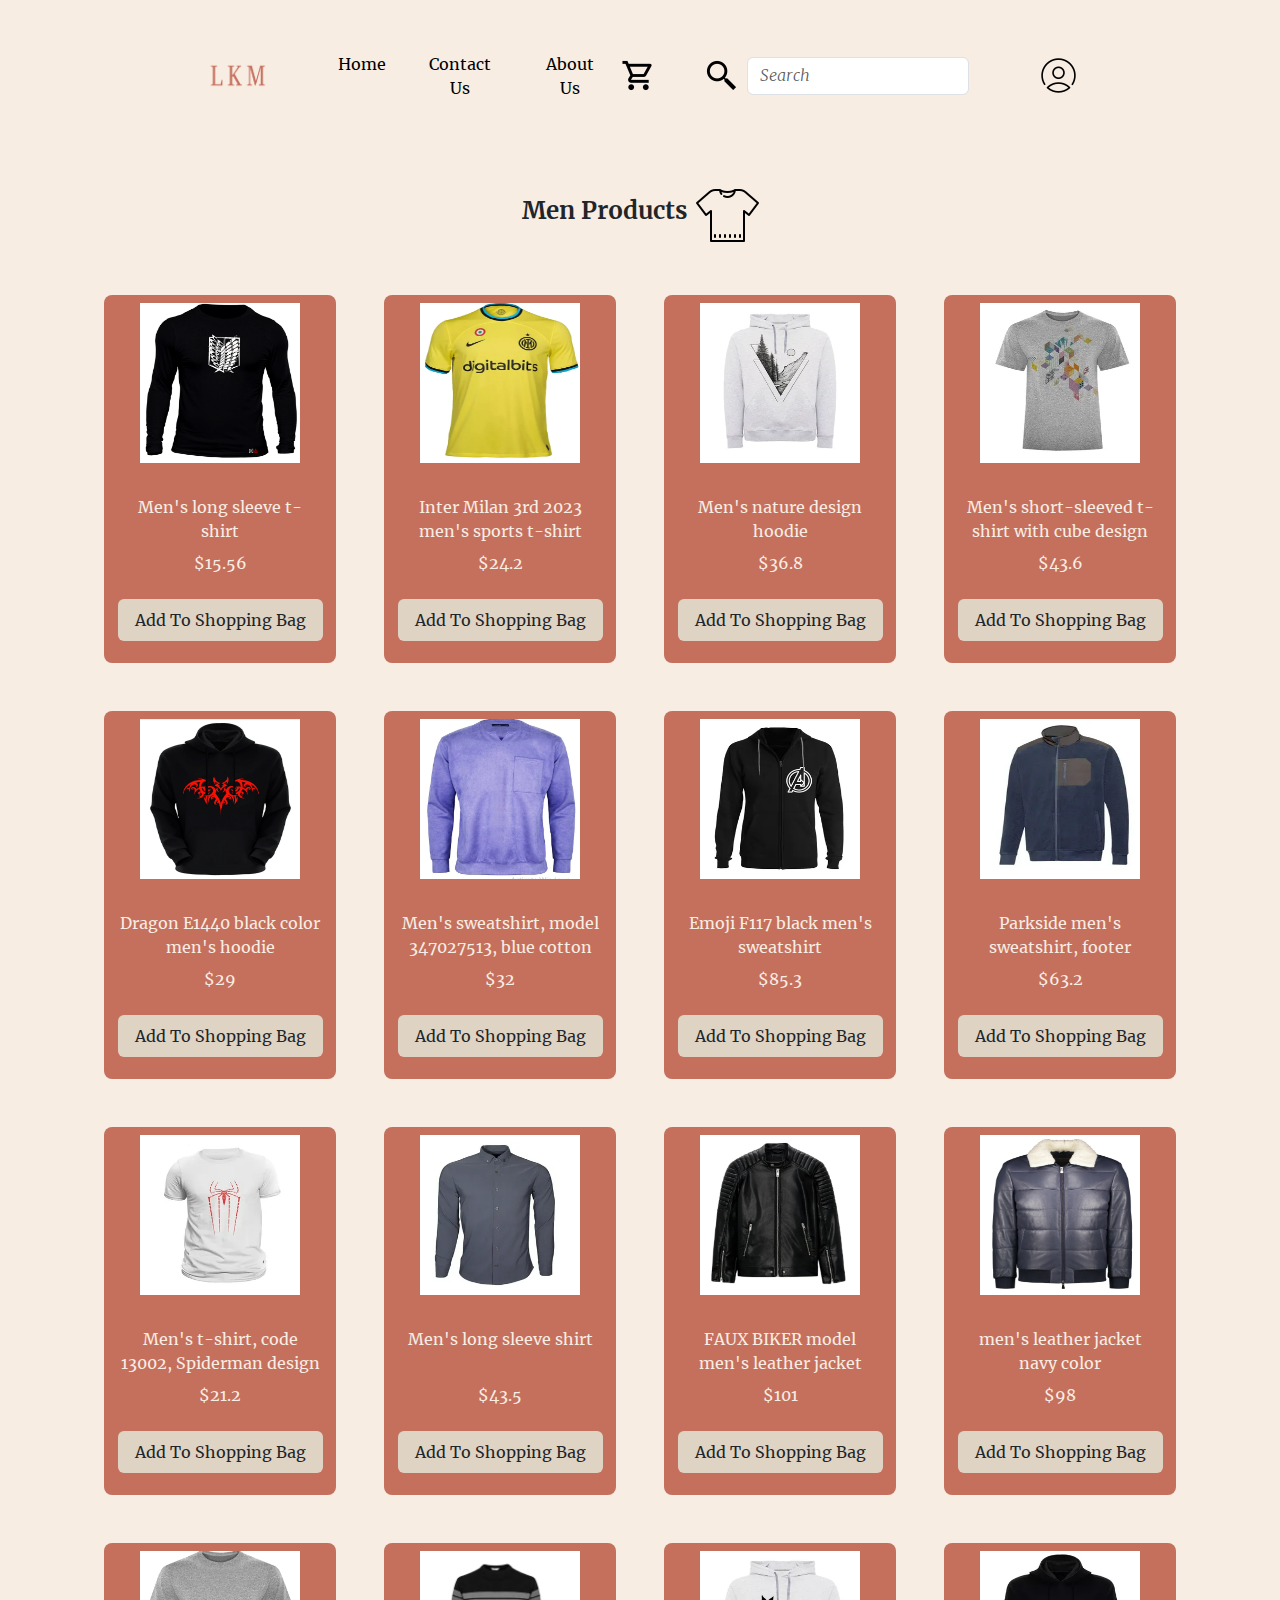
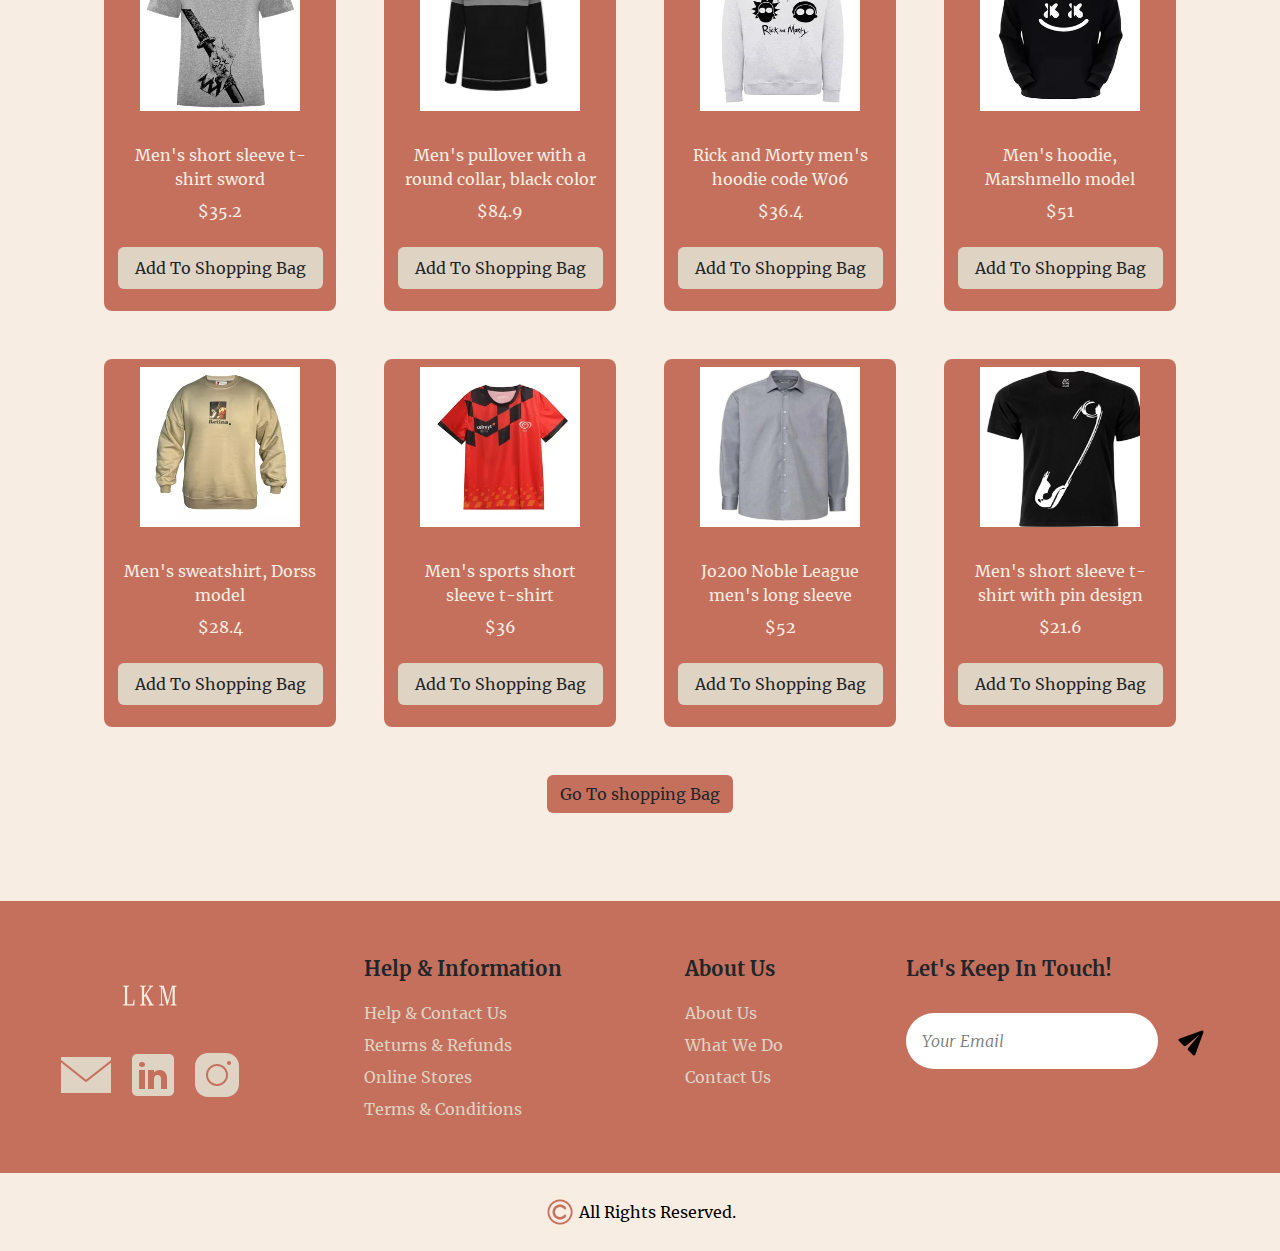
<file: Layout/Show-Men-Products.html>
<!DOCTYPE html>
<html lang="en">
<head>
    <meta charset="UTF-8">
    <meta name="viewport" content="width=device-width, initial-scale=1.0">
    <!-- title -->
    <title>LKM - Men Products</title>
    <!-- page icon -->
    <link rel="icon" href="../Assets/Images/2c5705d.png">
    <!-- header style -->
    <link rel="stylesheet" href="../CSS/Header.css">
    <!-- show men products page style -->
    <link rel="stylesheet" href="../CSS/Show-Men-Products-Style.css">
    <!-- footer style -->
    <link rel="stylesheet" href="../CSS/Footer.css">
    <!-- bootstrap css cdn -->
    <link href="https://cdn.jsdelivr.net/npm/bootstrap@5.3.3/dist/css/bootstrap.min.css" rel="stylesheet" integrity="sha384-QWTKZyjpPEjISv5WaRU9OFeRpok6YctnYmDr5pNlyT2bRjXh0JMhjY6hW+ALEwIH" crossorigin="anonymous">
</head>
<body>
    <!-- wrapper part -->
    <div class="wrapper">
        <!-- header part -->
        <section class="header-part">
            <!-- navbar part -->
            <nav class="navbar navbar-expand-xl navbar-part mx-auto align-items-center z-1">
                <div class="container-fluid mt-3">
                    <!-- logo part -->
                    <img src="../Assets/Images/2c5705d.png" alt="LOGO" class="navbar-brand me-xl-5 me-0 logo-part">
                    <!-- hamburger menu -->
                    <button class="hamburger-icon" type="button" data-bs-toggle="collapse" data-bs-target="#navbarSupportedContent" aria-controls="navbarSupportedContent" aria-expanded="false" aria-label="Toggle navigation">
                        <img src="../Assets/Svgs/icons8-menu-50.png" alt="Hamburger Menu Icon" class="d-xl-none d-block">
                    </button>
                    <div class="collapse navbar-collapse" id="navbarSupportedContent">
                        <!-- unordered list part & list items part -->
                        <ul class="navbar-nav me-auto mb-2 mb-xl-0 ul-part">
                            <li class="nav-item active text-center mt-xl-0 mt-4 mx-xl-2 mx-0 home-li-part li-part">
                                <a class="nav-link home-a-part a-part" aria-current="page" href="../Layout/Index.html">Home</a>
                            </li>
                            <li class="nav-item text-center mt-xl-0 mt-3 mx-xl-2 mx-0 contact-us-li-part li-part">
                                <a class="nav-link contact-us-a-part a-part" href="#contact-us">Contact Us</a>
                            </li>
                            <li class="nav-item text-center mt-xl-0 mt-3 mx-xl-2 mx-0 about-us-li-part li-part">
                                <a class="nav-link about-us-a-part a-part" href="#about-us">About Us</a>
                            </li>
                        </ul>
                        <!-- search part -->
                        <form class="d-flex flex-column flex-xl-row justify-content-center align-items-center search-part" role="search">
                            <a href="../Layout/Shopping-Bag.html" class="text-decoration-none me-xl-5 mb-xl-0 mb-3 mt-xl-0 mt-4 shopping-bag-button">
                                <img src="../Assets/Svgs/icons8-shopping-cart-35.png" alt="Shopping Bag">
                            </a>
                            <button class="mb-xl-0 mb-2 mt-xl-0 mt-4 me-xl-2 search-button" type="submit">
                                <img src="../Assets/Svgs/icons8-search-35.png" alt="Search">
                            </button>
                            <input class="form-control me-xl-5 mb-xl-0 mb-3 search-box" type="search" placeholder="Search" aria-label="Search">
                            <a href="../Layout/Login.html" class="user-account ms-xl-4 mt-xl-0 mt-4">
                                <img src="../Assets/Svgs/icons8-account-35.png" alt="Account">
                            </a>
                        </form>
                    </div>
                </div>
            </nav>
        </section>
        <!-- show men products part -->
        <section class="show-men-products-part">
            <div class="show-men-products-title-part my-5 d-flex justify-content-center align-items-center gap-2">
                <h4 class="show-men-products-title">Men Products</h4>
                <img src="../Assets/Svgs/icons8-t-shirt-64.png" alt="Men Products" class="show-men-products-image">
            </div>
            <div class="show-men-products px-4 d-flex justify-content-center align-items-center flex-wrap mb-5 gap-5 "id="Show-man-Products">
                <div class="product-one products rounded-3 d-flex flex-column justify-content-start align-items-center">
                    <img class="products-image" id="products-image" src="../Assets/Images/products/man1.PNG" alt="Product">
                    <div class="products-title mb-4 pb-3">Men's long sleeve t-shirt</div>
                    <div class="products-price mb-4">$15.56</div>
                    <button class="add-to-shopping-bag btn px-3 py-2 "onclick="getHTMLProductData(this)">Add To Shopping Bag</button>
                </div>
                <div class="product-two products rounded-3 d-flex flex-column justify-content-start align-items-center">
                    <img class="products-image" id="products-image" src="../Assets/Images/products/man2.PNG" alt="Product">
                    <div class="products-title mb-4 pb-3">Inter Milan 3rd 2023 men's sports t-shirt</div>
                    <div class="products-price mb-4">$24.2</div>
                    <button class="add-to-shopping-bag btn px-3 py-2 "onclick="getHTMLProductData(this)">Add To Shopping Bag</button>
                </div>
                <div class="product-three products rounded-3 d-flex flex-column justify-content-start align-items-center">
                    <img class="products-image" id="products-image" src="../Assets/Images/products/man3.PNG" alt="Product">
                    <div class="products-title mb-4 pb-3">Men's nature design hoodie </div>
                    <div class="products-price mb-4">$36.8</div>
                    <button class="add-to-shopping-bag btn px-3 py-2 "onclick="getHTMLProductData(this)">Add To Shopping Bag</button>
                </div>
                <div class="product-four products rounded-3 d-flex flex-column justify-content-start align-items-center">
                    <img class="products-image" id="products-image" src="../Assets/Images/products/man4.PNG" alt="Product">
                    <div class="products-title mb-4 pb-3">Men's short-sleeved t-shirt with cube design</div>
                    <div class="products-price mb-4">$43.6</div>
                    <button class="add-to-shopping-bag btn px-3 py-2 "onclick="getHTMLProductData(this)">Add To Shopping Bag</button>
                </div>
                <div class="product-five products rounded-3 d-flex flex-column justify-content-start align-items-center">
                    <img class="products-image" id="products-image" src="../Assets/Images/products/man5.PNG" alt="Product">
                    <div class="products-title mb-4 pb-3">Dragon E1440 black color men's hoodie</div>
                    <div class="products-price mb-4">$29</div>
                    <button class="add-to-shopping-bag btn px-3 py-2 "onclick="getHTMLProductData(this)">Add To Shopping Bag</button>
                </div>
                <div class="product-six products rounded-3 d-flex flex-column justify-content-start align-items-center">
                    <img class="products-image" id="products-image" src="../Assets/Images/products/man6.PNG" alt="Product">
                    <div class="products-title mb-4 pb-3">Men's sweatshirt, model 347027513, blue cotton </div>
                    <div class="products-price mb-4">$32</div>
                    <button class="add-to-shopping-bag btn px-3 py-2 "onclick="getHTMLProductData(this)">Add To Shopping Bag</button>
                </div>
                <div class="product-seven products rounded-3 d-flex flex-column justify-content-start align-items-center">
                    <img class="products-image" id="products-image" src="../Assets/Images/products/man7.PNG" alt="Product">
                    <div class="products-title mb-4 pb-3">Emoji F117 black men's sweatshirt</div>
                    <div class="products-price mb-4">$85.3</div>
                    <button class="add-to-shopping-bag btn px-3 py-2 "onclick="getHTMLProductData(this)">Add To Shopping Bag</button>
                </div>
                <div class="product-eight products rounded-3 d-flex flex-column justify-content-start align-items-center">
                    <img class="products-image" id="products-image" src="../Assets/Images/products/man8.PNG" alt="Product">
                    <div class="products-title mb-4 pb-3">Parkside men's sweatshirt, footer </div>
                    <div class="products-price mb-4">$63.2</div>
                    <button class="add-to-shopping-bag btn px-3 py-2 "onclick="getHTMLProductData(this)">Add To Shopping Bag</button>
                </div>
                <div class="product-nine products rounded-3 d-flex flex-column justify-content-start align-items-center">
                    <img class="products-image" id="products-image" src="../Assets/Images/products/man9.PNG" alt="Product">
                    <div class="products-title mb-4 pb-3">Men's t-shirt, code 13002, Spiderman design </div>
                    <div class="products-price mb-4">$21.2</div>
                    <button class="add-to-shopping-bag btn px-3 py-2 "onclick="getHTMLProductData(this)">Add To Shopping Bag</button>
                </div>
                <div class="product-ten products rounded-3 d-flex flex-column justify-content-start align-items-center">
                    <img class="products-image" id="products-image" src="../Assets/Images/products/man10.PNG" alt="Product">
                    <div class="products-title mb-4 pb-3">Men's long sleeve shirt </div>
                    <div class="products-price mb-4">$43.5</div>
                    <button class="add-to-shopping-bag btn px-3 py-2 "onclick="getHTMLProductData(this)">Add To Shopping Bag</button>
                </div>
                <div class="product-eleven products rounded-3 d-flex flex-column justify-content-start align-items-center">
                    <img class="products-image" id="products-image" src="../Assets/Images/products/man11.PNG" alt="Product">
                    <div class="products-title mb-4 pb-3">FAUX BIKER model men's leather jacket </div>
                    <div class="products-price mb-4">$101</div>
                    <button class="add-to-shopping-bag btn px-3 py-2 "onclick="getHTMLProductData(this)">Add To Shopping Bag</button>
                </div>
                <div class="product-twelve products rounded-3 d-flex flex-column justify-content-start align-items-center">
                    <img class="products-image" id="products-image" src="../Assets/Images/products/man12.PNG" alt="Product">
                    <div class="products-title mb-4 pb-3">men's leather jacket navy color</div>
                    <div class="products-price mb-4">$98</div>
                    <button class="add-to-shopping-bag btn px-3 py-2 "onclick="getHTMLProductData(this)">Add To Shopping Bag</button>
                </div>
                <div class="product-thirteen products rounded-3 d-flex flex-column justify-content-start align-items-center">
                    <img class="products-image" id="products-image" src="../Assets/Images/products/man13.PNG" alt="Product">
                    <div class="products-title mb-4 pb-3">Men's short sleeve t-shirt sword </div>
                    <div class="products-price mb-4">$35.2</div>
                    <button class="add-to-shopping-bag btn px-3 py-2 "onclick="getHTMLProductData(this)">Add To Shopping Bag</button>
                </div>
                <div class="product-fourteen products rounded-3 d-flex flex-column justify-content-start align-items-center">
                    <img class="products-image" id="products-image" src="../Assets/Images/products/man14.PNG" alt="Product">
                    <div class="products-title mb-4 pb-3">Men's pullover with a round collar, black color</div>
                    <div class="products-price mb-4">$84.9</div>
                    <button class="add-to-shopping-bag btn px-3 py-2 "onclick="getHTMLProductData(this)">Add To Shopping Bag</button>
                </div>
                <div class="product-fifteen products rounded-3 d-flex flex-column justify-content-start align-items-center">
                    <img class="products-image" id="products-image" src="../Assets/Images/products/man15.PNG" alt="Product">
                    <div class="products-title mb-4 pb-3">Rick and Morty men's hoodie code W06</div>
                    <div class="products-price mb-4">$36.4</div>
                    <button class="add-to-shopping-bag btn px-3 py-2 "onclick="getHTMLProductData(this)">Add To Shopping Bag</button>
                </div>
                <div class="product-sixteen products rounded-3 d-flex flex-column justify-content-start align-items-center">
                    <img class="products-image" id="products-image" src="../Assets/Images/products/man16.PNG" alt="Product">
                    <div class="products-title mb-4 pb-3">Men's hoodie, Marshmello model</div>
                    <div class="products-price mb-4">$51</div>
                    <button class="add-to-shopping-bag btn px-3 py-2 "onclick="getHTMLProductData(this)">Add To Shopping Bag</button>
                </div>
                <div class="product-seventeen products rounded-3 d-flex flex-column justify-content-start align-items-center">
                    <img class="products-image" id="products-image" src="../Assets/Images/products/man17.PNG" alt="Product">
                    <div class="products-title mb-4 pb-3">Men's sweatshirt, Dorss model</div>
                    <div class="products-price mb-4">$28.4</div>
                    <button class="add-to-shopping-bag btn px-3 py-2 "onclick="getHTMLProductData(this)">Add To Shopping Bag</button>
                </div>
                <div class="product-eighteen products rounded-3 d-flex flex-column justify-content-start align-items-center">
                    <img class="products-image" id="products-image" src="../Assets/Images/products/man18.PNG" alt="Product">
                    <div class="products-title mb-4 pb-3">Men's sports short sleeve t-shirt </div>
                    <div class="products-price mb-4">$36</div>
                    <button class="add-to-shopping-bag btn px-3 py-2 "onclick="getHTMLProductData(this)">Add To Shopping Bag</button>
                </div>
                <div class="product-nineteen products rounded-3 d-flex flex-column justify-content-start align-items-center">
                    <img class="products-image" id="products-image" src="../Assets/Images/products/man19.PNG" alt="Product">
                    <div class="products-title mb-4 pb-3">Jo200 Noble League men's long sleeve</div>
                    <div class="products-price mb-4">$52</div>
                    <button class="add-to-shopping-bag btn px-3 py-2 "onclick="getHTMLProductData(this)">Add To Shopping Bag</button>
                </div>
                <div class="product-twenty products rounded-3 d-flex flex-column justify-content-start align-items-center">
                    <img class="products-image" id="products-image" src="../Assets/Images/products/man20.PNG" alt="Product">
                    <div class="products-title mb-4 pb-3">Men's short sleeve t-shirt with pin design</div>
                    <div class="products-price mb-4">$21.6</div>
                    <button class="add-to-shopping-bag btn px-3 py-2 "onclick="getHTMLProductData(this)">Add To Shopping Bag</button>
                </div>
            </div>
            <a class="btn cart" href="../Layout/Shopping-Bag.html">Go To shopping Bag</a>
        </section>
        <!-- footer part -->
        <section class="footer-part mt-4 d-flex justify-content-around align-items-start flex-wrap">
            <!-- logo & social media part -->
            <div class="logo-and-social-media-part d-flex flex-column justify-content-center align-items-center my-5 mx-4">
                <img src="../Assets/Images/2f8ede31.png" alt="LOGO" class="logo-footer">
                <div class="social-media-icons mt-2">
                    <a href="#"><img src="../Assets/Svgs/icons8-email-50.png" alt="Email" class="rounded-3 me-1"></a>
                    <a href="#"><img src="../Assets/Svgs/icons8-linkedin-50.png" alt="LinkedIn" class="rounded-3 mx-2"></a>
                    <a href="#"><img src="../Assets/Svgs/icons8-instagram-50.png" alt="Instagram" class="rounded-3"></a>
                </div>
            </div>
            <!-- help & information part -->
            <div class="help-and-information-part d-flex flex-column justify-content-center align-items-start my-5 mx-4" id="contact-us">
                <h5 class="lh-lg">Help & Information</h5>
                <a href="../Layout/Help-And-Contact-Us.html" class="text-decoration-none help-and-information-items lh-lg">Help & Contact Us</a>
                <a href="../Layout/Returns-And-Refunds.html" class="text-decoration-none help-and-information-items lh-lg">Returns & Refunds</a>
                <a href="../Layout/Online-Stores.html" class="text-decoration-none help-and-information-items lh-lg">Online Stores</a>
                <a href="../Layout/Terms-And-Conditions.html" class="text-decoration-none help-and-information-items lh-lg">Terms & Conditions</a>
            </div>
            <!-- about us part -->
            <div class="about-us-part d-flex flex-column justify-content-center align-items-start my-5 mx-4" id="about-us">
                <h5 class="lh-lg">About Us</h5>
                <a href="../Layout/About-Us.html" class="text-decoration-none about-us-items lh-lg">About Us</a>
                <a href="../Layout/What-We-Can-Do.html" class="text-decoration-none about-us-items lh-lg">What We Do</a>
                <a href="../Layout/Contact-Us.html" class="text-decoration-none about-us-items lh-lg">Contact Us</a>
            </div>
            <!-- communication part -->
            <div class="communication-part d-flex flex-column justify-content-center align-items-start my-5 text-center mx-4">
                <h5 class="lh-lg text-center">Let's Keep In Touch!</h5>
                <div class="input-and-send-icon mt-3">
                    <input type="text" placeholder="Your Email" class="rounded-5 py-3 ps-3 pe-3">
                    <img src="../Assets/Svgs/icons8-email-send-30.png" alt="Send" class="btn" onclick="redirectToLogin()">
                </div>
            </div>
            <!-- copyright part -->
            <div class="copyright-part w-100 py-4 d-flex justify-content-center align-items-center gap-1">
                <img src="../Assets/Svgs/icons8-copyright-48.png" alt="Copyright">
                <span>All Rights Reserved.</span>
            </div> 
        </section>
    </div>
    <!-- bootstrap js cdn -->
     <script src="../JS/Show-men-Products.js"></script>
    <script src="https://cdn.jsdelivr.net/npm/bootstrap@5.3.3/dist/js/bootstrap.bundle.min.js" integrity="sha384-YvpcrYf0tY3lHB60NNkmXc5s9fDVZLESaAA55NDzOxhy9GkcIdslK1eN7N6jIeHz" crossorigin="anonymous"></script>
</body>
</html>
</file>
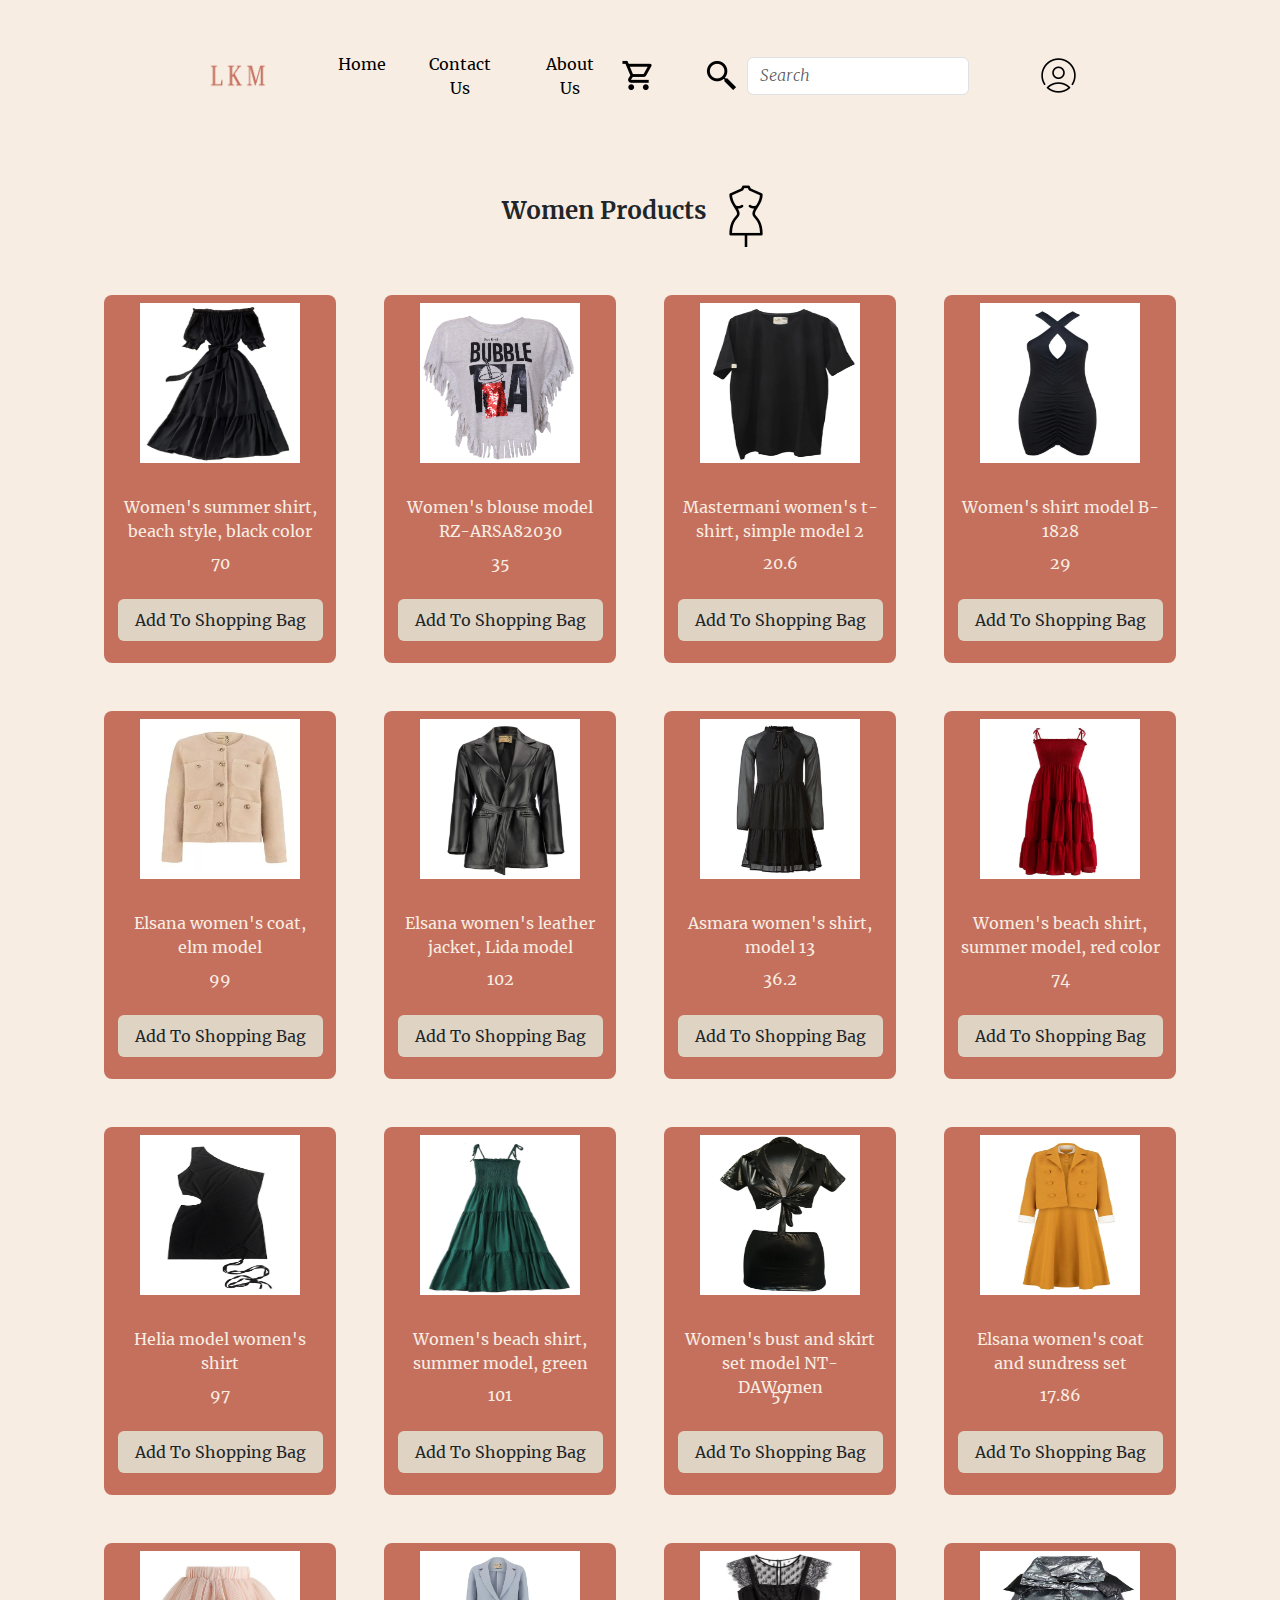
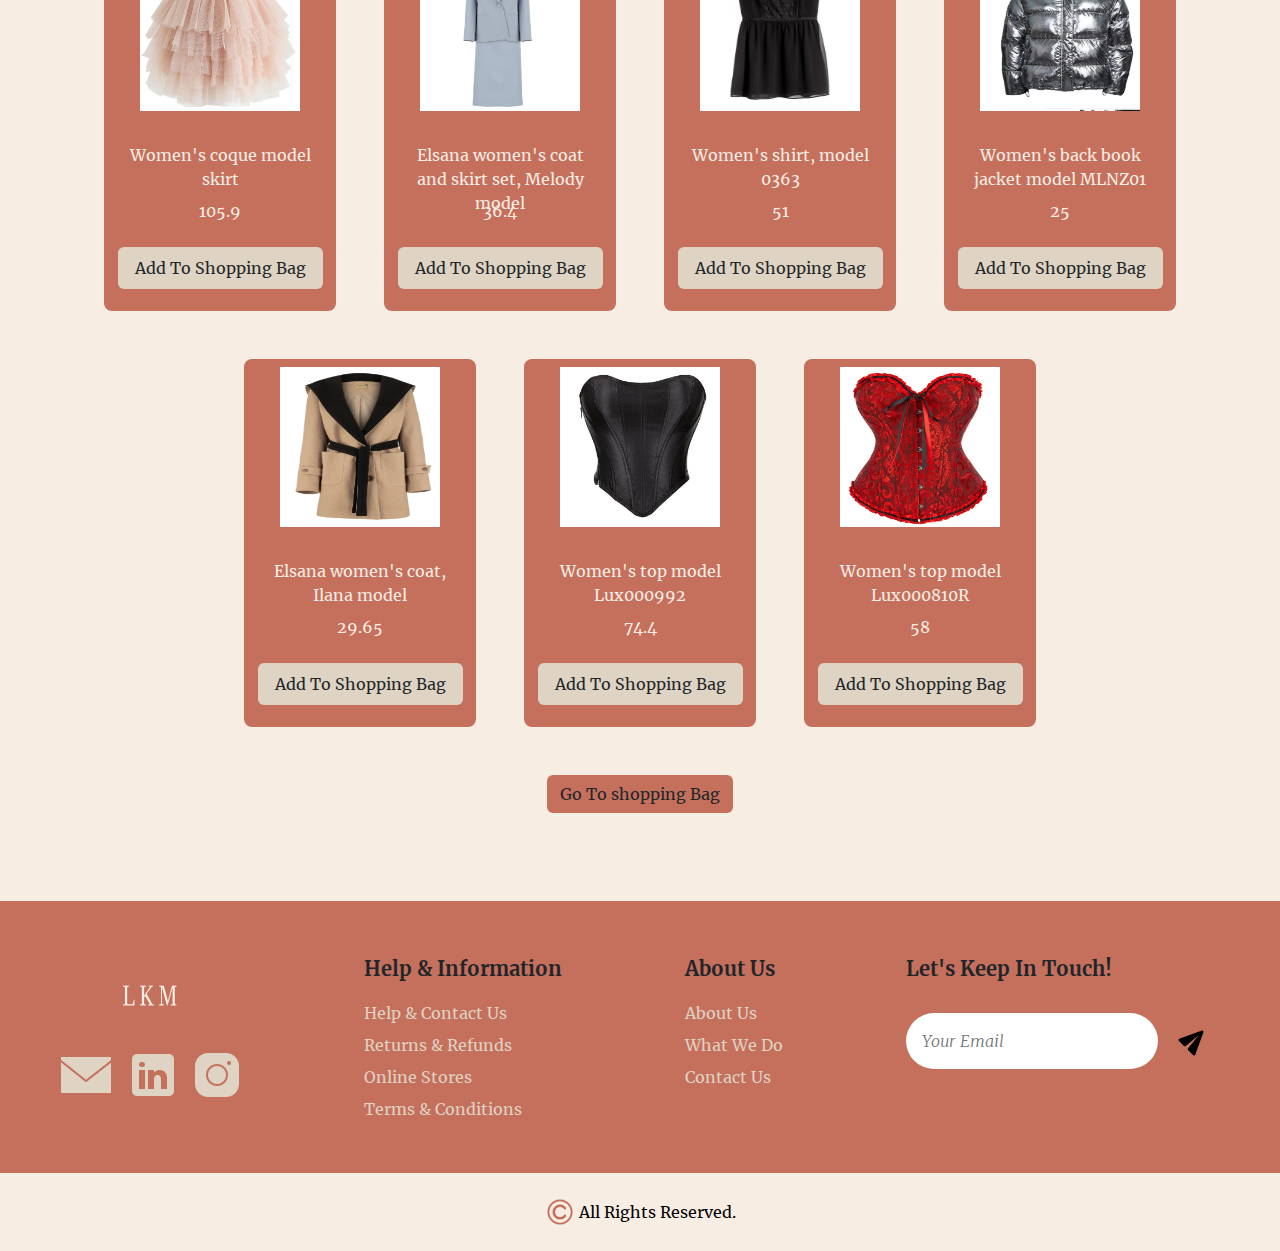
<file: Layout/Show-Women-Products.html>
<!DOCTYPE html>
<html lang="en">
<head>
    <meta charset="UTF-8">
    <meta name="viewport" content="width=device-width, initial-scale=1.0">
    <!-- title -->
    <title>LKM - Women Products</title>
    <!-- page icon -->
    <link rel="icon" href="../Assets/Images/2c5705d.png">
    <!-- header style -->
    <link rel="stylesheet" href="../CSS/Header.css">
    <!-- show women products page style -->
    <link rel="stylesheet" href="../CSS/Show-Women-Products-Style.css">
    <!-- footer style -->
    <link rel="stylesheet" href="../CSS/Footer.css">
    <!-- bootstrap css cdn -->
    <link href="https://cdn.jsdelivr.net/npm/bootstrap@5.3.3/dist/css/bootstrap.min.css" rel="stylesheet" integrity="sha384-QWTKZyjpPEjISv5WaRU9OFeRpok6YctnYmDr5pNlyT2bRjXh0JMhjY6hW+ALEwIH" crossorigin="anonymous">
</head>
<body>
    <!-- wrapper part -->
    <div class="wrapper">
        <!-- header part -->
        <section class="header-part">
            <!-- navbar part -->
            <nav class="navbar navbar-expand-xl navbar-part mx-auto align-items-center z-1">
                <div class="container-fluid mt-3">
                    <!-- logo part -->
                    <img src="../Assets/Images/2c5705d.png" alt="LOGO" class="navbar-brand me-xl-5 me-0 logo-part">
                    <!-- hamburger menu -->
                    <button class="hamburger-icon" type="button" data-bs-toggle="collapse" data-bs-target="#navbarSupportedContent" aria-controls="navbarSupportedContent" aria-expanded="false" aria-label="Toggle navigation">
                        <img src="../Assets/Svgs/icons8-menu-50.png" alt="Hamburger Menu Icon" class="d-xl-none d-block">
                    </button>
                    <div class="collapse navbar-collapse" id="navbarSupportedContent">
                        <!-- unordered list part & list items part -->
                        <ul class="navbar-nav me-auto mb-2 mb-xl-0 ul-part">
                            <li class="nav-item active text-center mt-xl-0 mt-4 mx-xl-2 mx-0 home-li-part li-part">
                                <a class="nav-link home-a-part a-part" aria-current="page" href="../Layout/Index.html">Home</a>
                            </li>
                            <li class="nav-item text-center mt-xl-0 mt-3 mx-xl-2 mx-0 contact-us-li-part li-part">
                                <a class="nav-link contact-us-a-part a-part" href="#contact-us">Contact Us</a>
                            </li>
                            <li class="nav-item text-center mt-xl-0 mt-3 mx-xl-2 mx-0 about-us-li-part li-part">
                                <a class="nav-link about-us-a-part a-part" href="#about-us">About Us</a>
                            </li>
                        </ul>
                        <!-- search part -->
                        <form class="d-flex flex-column flex-xl-row justify-content-center align-items-center search-part" role="search">
                            <a href="../Layout/Shopping-Bag.html" class="text-decoration-none me-xl-5 mb-xl-0 mb-3 mt-xl-0 mt-4 shopping-bag-button">
                                <img src="../Assets/Svgs/icons8-shopping-cart-35.png" alt="Shopping Bag">
                            </a>
                            <button class="mb-xl-0 mb-2 mt-xl-0 mt-4 me-xl-2 search-button" type="submit">
                                <img src="../Assets/Svgs/icons8-search-35.png" alt="Search">
                            </button>
                            <input class="form-control me-xl-5 mb-xl-0 mb-3 search-box" type="search" placeholder="Search" aria-label="Search">
                            <a href="../Layout/Login.html" class="user-account ms-xl-4 mt-xl-0 mt-4">
                                <img src="../Assets/Svgs/icons8-account-35.png" alt="Account">
                            </a>
                        </form>
                    </div>
                </div>
            </nav>
        </section>
        <!-- show women products part -->
        <section class="show-women-products-part">
            <div class="show-women-products-title-part my-5 d-flex justify-content-center align-items-center gap-2">
                <h4 class="show-women-products-title">Women Products</h4>
                <img src="../Assets/Svgs/icons8-tailors-dummy-64.png" alt="Women Products" class="show-women-products-image">
            </div>
            <div class="show-women-products px-4 d-flex justify-content-center align-items-center flex-wrap mb-5 gap-5" id="Show-Woman-Products">
                <div class="product-one products rounded-3 d-flex flex-column justify-content-start align-items-center">
                    <img class="products-image" id="products-image" src="../Assets/Images/products/woman1.PNG" alt="Product">
                    <div class="products-title mb-4 pb-3">Women's summer shirt, beach style, black color</div>
                    <div class="products-price mb-4">70</div>
                    <button class="add-to-shopping-bag btn px-3 py-2 "onclick="getHTMLProductData(this)">Add To Shopping Bag</button>
                </div>
                <div class="product-two products rounded-3 d-flex flex-column justify-content-start align-items-center">
                    <img class="products-image" id="products-image" src="../Assets/Images/products/woman3.PNG" alt="Product">
                    <div class="products-title mb-4 pb-3">Women's blouse model RZ-ARSA82030</div>
                    <div class="products-price mb-4">35</div>
                    <button class="add-to-shopping-bag btn px-3 py-2 "onclick="getHTMLProductData(this)">Add To Shopping Bag</button>
                </div>
                <div class="product-three products rounded-3 d-flex flex-column justify-content-start align-items-center">
                    <img class="products-image" id="products-image" src="../Assets/Images/products/woman4.PNG" alt="Product">
                    <div class="products-title mb-4 pb-3">Mastermani women's t-shirt, simple model 2</div>
                    <div class="products-price mb-4">20.6</div>
                    <button class="add-to-shopping-bag btn px-3 py-2 "onclick="getHTMLProductData(this)">Add To Shopping Bag</button>
                </div>
                <div class="product-four products rounded-3 d-flex flex-column justify-content-start align-items-center">
                    <img class="products-image" id="products-image" src="../Assets/Images/products/woman5.PNG" alt="Product">
                    <div class="products-title mb-4 pb-3">Women's shirt model B-1828</div>
                    <div class="products-price mb-4">29</div>
                    <button class="add-to-shopping-bag btn px-3 py-2 "onclick="getHTMLProductData(this)">Add To Shopping Bag</button>
                </div>
                <div class="product-five products rounded-3 d-flex flex-column justify-content-start align-items-center">
                    <img class="products-image" id="products-image" src="../Assets/Images/products/woman6.PNG" alt="Product">
                    <div class="products-title mb-4 pb-3">Elsana women's coat, elm model</div>
                    <div class="products-price mb-4">99</div>
                    <button class="add-to-shopping-bag btn px-3 py-2 "onclick="getHTMLProductData(this)">Add To Shopping Bag</button>
                </div>
                <div class="product-six products rounded-3 d-flex flex-column justify-content-start align-items-center">
                    <img class="products-image" id="products-image" src="../Assets/Images/products/woman7.PNG" alt="Product">
                    <div class="products-title mb-4 pb-3">Elsana women's leather jacket, Lida model</div>
                    <div class="products-price mb-4">102</div>
                    <button class="add-to-shopping-bag btn px-3 py-2 "onclick="getHTMLProductData(this)">Add To Shopping Bag</button>
                </div>
                <div class="product-seven products rounded-3 d-flex flex-column justify-content-start align-items-center">
                    <img class="products-image" id="products-image" src="../Assets/Images/products/woman8.PNG" alt="Product">
                    <div class="products-title mb-4 pb-3">Asmara women's shirt, model 13</div>
                    <div class="products-price mb-4">36.2</div>
                    <button class="add-to-shopping-bag btn px-3 py-2 "onclick="getHTMLProductData(this)">Add To Shopping Bag</button>
                </div>
                <div class="product-eight products rounded-3 d-flex flex-column justify-content-start align-items-center">
                    <img class="products-image" id="products-image" src="../Assets/Images/products/woman9.PNG" alt="Product">
                    <div class="products-title mb-4 pb-3">Women's beach shirt, summer model, red color</div>
                    <div class="products-price mb-4">74</div>
                    <button class="add-to-shopping-bag btn px-3 py-2 "onclick="getHTMLProductData(this)">Add To Shopping Bag</button>
                </div>
                <div class="product-nine products rounded-3 d-flex flex-column justify-content-start align-items-center">
                    <img class="products-image" id="products-image" src="../Assets/Images/products/woman10.PNG" alt="Product">
                    <div class="products-title mb-4 pb-3">Helia model women's shirt</div>
                    <div class="products-price mb-4">97</div>
                    <button class="add-to-shopping-bag btn px-3 py-2 "onclick="getHTMLProductData(this)">Add To Shopping Bag</button>
                </div>
                <div class="product-ten products rounded-3 d-flex flex-column justify-content-start align-items-center">
                    <img class="products-image" id="products-image" src="../Assets/Images/products/woman11.PNG" alt="Product">
                    <div class="products-title mb-4 pb-3">Women's beach shirt, summer model, green </div>
                    <div class="products-price mb-4">101</div>
                    <button class="add-to-shopping-bag btn px-3 py-2 "onclick="getHTMLProductData(this)">Add To Shopping Bag</button>
                </div>
                <div class="product-eleven products rounded-3 d-flex flex-column justify-content-start align-items-center">
                    <img class="products-image" id="products-image" src="../Assets/Images/products/woman12.PNG" alt="Product">
                    <div class="products-title mb-4 pb-3">Women's bust and skirt set model NT-DAWomen</div>
                    <div class="products-price mb-4">57</div>
                    <button class="add-to-shopping-bag btn px-3 py-2 "onclick="getHTMLProductData(this)">Add To Shopping Bag</button>
                </div>
                <div class="product-twelve products rounded-3 d-flex flex-column justify-content-start align-items-center">
                    <img class="products-image" id="products-image" src="../Assets/Images/products/woman13.PNG" alt="Product">
                    <div class="products-title mb-4 pb-3">Elsana women's coat and sundress set</div>
                    <div class="products-price mb-4">17.86</div>
                    <button class="add-to-shopping-bag btn px-3 py-2 "onclick="getHTMLProductData(this)">Add To Shopping Bag</button>
                </div>
                <div class="product-thirteen products rounded-3 d-flex flex-column justify-content-start align-items-center">
                    <img class="products-image" id="products-image" src="../Assets/Images/products/woman14.PNG" alt="Product">
                    <div class="products-title mb-4 pb-3">Women's coque model skirt</div>
                    <div class="products-price mb-4">105.9</div>
                    <button class="add-to-shopping-bag btn px-3 py-2 "onclick="getHTMLProductData(this)">Add To Shopping Bag</button>
                </div>
                <div class="product-fourteen products rounded-3 d-flex flex-column justify-content-start align-items-center">
                    <img class="products-image" id="products-image" src="../Assets/Images/products/woman15.PNG" alt="Product">
                    <div class="products-title mb-4 pb-3">Elsana women's coat and skirt set, Melody model</div>
                    <div class="products-price mb-4">36.4</div>
                    <button class="add-to-shopping-bag btn px-3 py-2 "onclick="getHTMLProductData(this)">Add To Shopping Bag</button>
                </div>
                <div class="product-fifteen products rounded-3 d-flex flex-column justify-content-start align-items-center">
                    <img class="products-image" id="products-image" src="../Assets/Images/products/woman16.PNG" alt="Product">
                    <div class="products-title mb-4 pb-3">Women's shirt, model 0363</div>
                    <div class="products-price mb-4">51</div>
                    <button class="add-to-shopping-bag btn px-3 py-2 "onclick="getHTMLProductData(this)">Add To Shopping Bag</button>
                </div>
                <div class="product-sixteen products rounded-3 d-flex flex-column justify-content-start align-items-center">
                    <img class="products-image" id="products-image" src="../Assets/Images/products/woman17.PNG" alt="Product">
                    <div class="products-title mb-4 pb-3">Women's back book jacket model MLNZ01</div>
                    <div class="products-price mb-4">25</div>
                    <button class="add-to-shopping-bag btn px-3 py-2 "onclick="getHTMLProductData(this)">Add To Shopping Bag</button>
                </div>
                <div class="product-seventeen products rounded-3 d-flex flex-column justify-content-start align-items-center">
                    <img class="products-image" id="products-image" src="../Assets/Images/products/woman18.PNG" alt="Product">
                    <div class="products-title mb-4 pb-3">Elsana women's coat, Ilana model</div>
                    <div class="products-price mb-4">29.65</div>
                    <button class="add-to-shopping-bag btn px-3 py-2 "onclick="getHTMLProductData(this)">Add To Shopping Bag</button>
                </div>
                <div class="product-eighteen products rounded-3 d-flex flex-column justify-content-start align-items-center">
                    <img class="products-image" id="products-image" src="../Assets/Images/products/woman19.PNG" alt="Product">
                    <div class="products-title mb-4 pb-3">Women's top model Lux000992</div>
                    <div class="products-price mb-4">74.4</div>
                    <button class="add-to-shopping-bag btn px-3 py-2 "onclick="getHTMLProductData(this)">Add To Shopping Bag</button>
                </div>
                <div class="product-nineteen products rounded-3 d-flex flex-column justify-content-start align-items-center">
                    <img class="products-image" id="products-image" src="../Assets/Images/products/woman20.PNG" alt="Product">
                    <div class="products-title mb-4 pb-3">Women's top model Lux000810R</div>
                    <div class="products-price mb-4">58</div>
                    <button class="add-to-shopping-bag btn px-3 py-2 "onclick="getHTMLProductData(this)">Add To Shopping Bag</button>
                </div>
            </div>
            <a class="btn cart" href="../Layout/Shopping-Bag.html">Go To shopping Bag</a>
        </section>
        <!-- footer part -->
        <section class="footer-part mt-4 d-flex justify-content-around align-items-start flex-wrap">
            <!-- logo & social media part -->
            <div class="logo-and-social-media-part d-flex flex-column justify-content-center align-items-center my-5 mx-4">
                <img src="../Assets/Images/2f8ede31.png" alt="LOGO" class="logo-footer">
                <div class="social-media-icons mt-2">
                    <a href="#"><img src="../Assets/Svgs/icons8-email-50.png" alt="Email" class="rounded-3 me-1"></a>
                    <a href="#"><img src="../Assets/Svgs/icons8-linkedin-50.png" alt="LinkedIn" class="rounded-3 mx-2"></a>
                    <a href="#"><img src="../Assets/Svgs/icons8-instagram-50.png" alt="Instagram" class="rounded-3"></a>
                </div>
            </div>
            <!-- help & information part -->
            <div class="help-and-information-part d-flex flex-column justify-content-center align-items-start my-5 mx-4" id="contact-us">
                <h5 class="lh-lg">Help & Information</h5>
                <a href="../Layout/Help-And-Contact-Us.html" class="text-decoration-none help-and-information-items lh-lg">Help & Contact Us</a>
                <a href="../Layout/Returns-And-Refunds.html" class="text-decoration-none help-and-information-items lh-lg">Returns & Refunds</a>
                <a href="../Layout/Online-Stores.html" class="text-decoration-none help-and-information-items lh-lg">Online Stores</a>
                <a href="../Layout/Terms-And-Conditions.html" class="text-decoration-none help-and-information-items lh-lg">Terms & Conditions</a>
            </div>
            <!-- about us part -->
            <div class="about-us-part d-flex flex-column justify-content-center align-items-start my-5 mx-4" id="about-us">
                <h5 class="lh-lg">About Us</h5>
                <a href="../Layout/About-Us.html" class="text-decoration-none about-us-items lh-lg">About Us</a>
                <a href="../Layout/What-We-Can-Do.html" class="text-decoration-none about-us-items lh-lg">What We Do</a>
                <a href="../Layout/Contact-Us.html" class="text-decoration-none about-us-items lh-lg">Contact Us</a>
            </div>
            <!-- communication part -->
            <div class="communication-part d-flex flex-column justify-content-center align-items-start my-5 text-center mx-4">
                <h5 class="lh-lg text-center">Let's Keep In Touch!</h5>
                <div class="input-and-send-icon mt-3">
                    <input type="text" placeholder="Your Email" class="rounded-5 py-3 ps-3 pe-3">
                    <img src="../Assets/Svgs/icons8-email-send-30.png" alt="Send" class="btn" onclick="redirectToLogin()">
                </div>
            </div>
            <!-- copyright part -->
            <div class="copyright-part w-100 py-4 d-flex justify-content-center align-items-center gap-1">
                <img src="../Assets/Svgs/icons8-copyright-48.png" alt="Copyright">
                <span>All Rights Reserved.</span>
            </div> 
        </section>
    </div>
    <!-- bootstrap js cdn -->
     <script src="../JS/Show-Women-Products.js"></script>
    <script src="https://cdn.jsdelivr.net/npm/bootstrap@5.3.3/dist/js/bootstrap.bundle.min.js" integrity="sha384-YvpcrYf0tY3lHB60NNkmXc5s9fDVZLESaAA55NDzOxhy9GkcIdslK1eN7N6jIeHz" crossorigin="anonymous"></script>
</body>
</html>
</file>
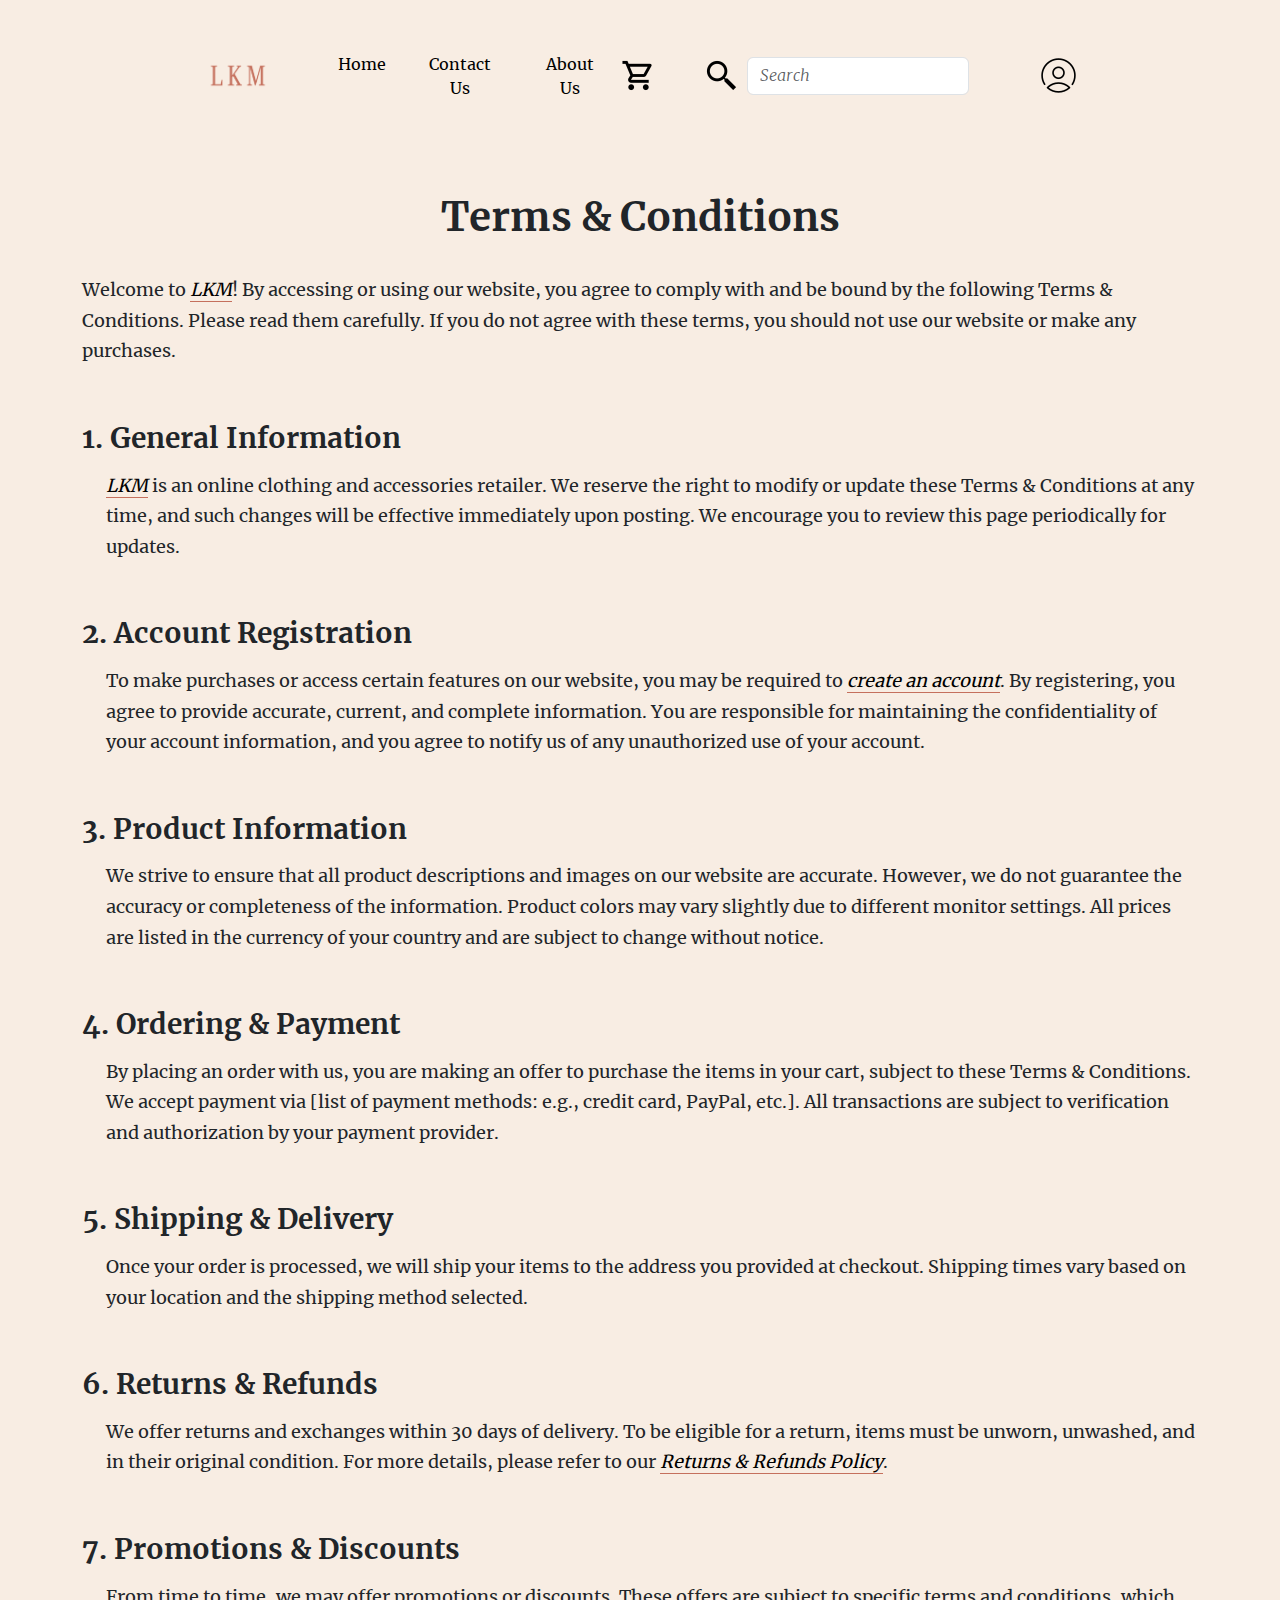
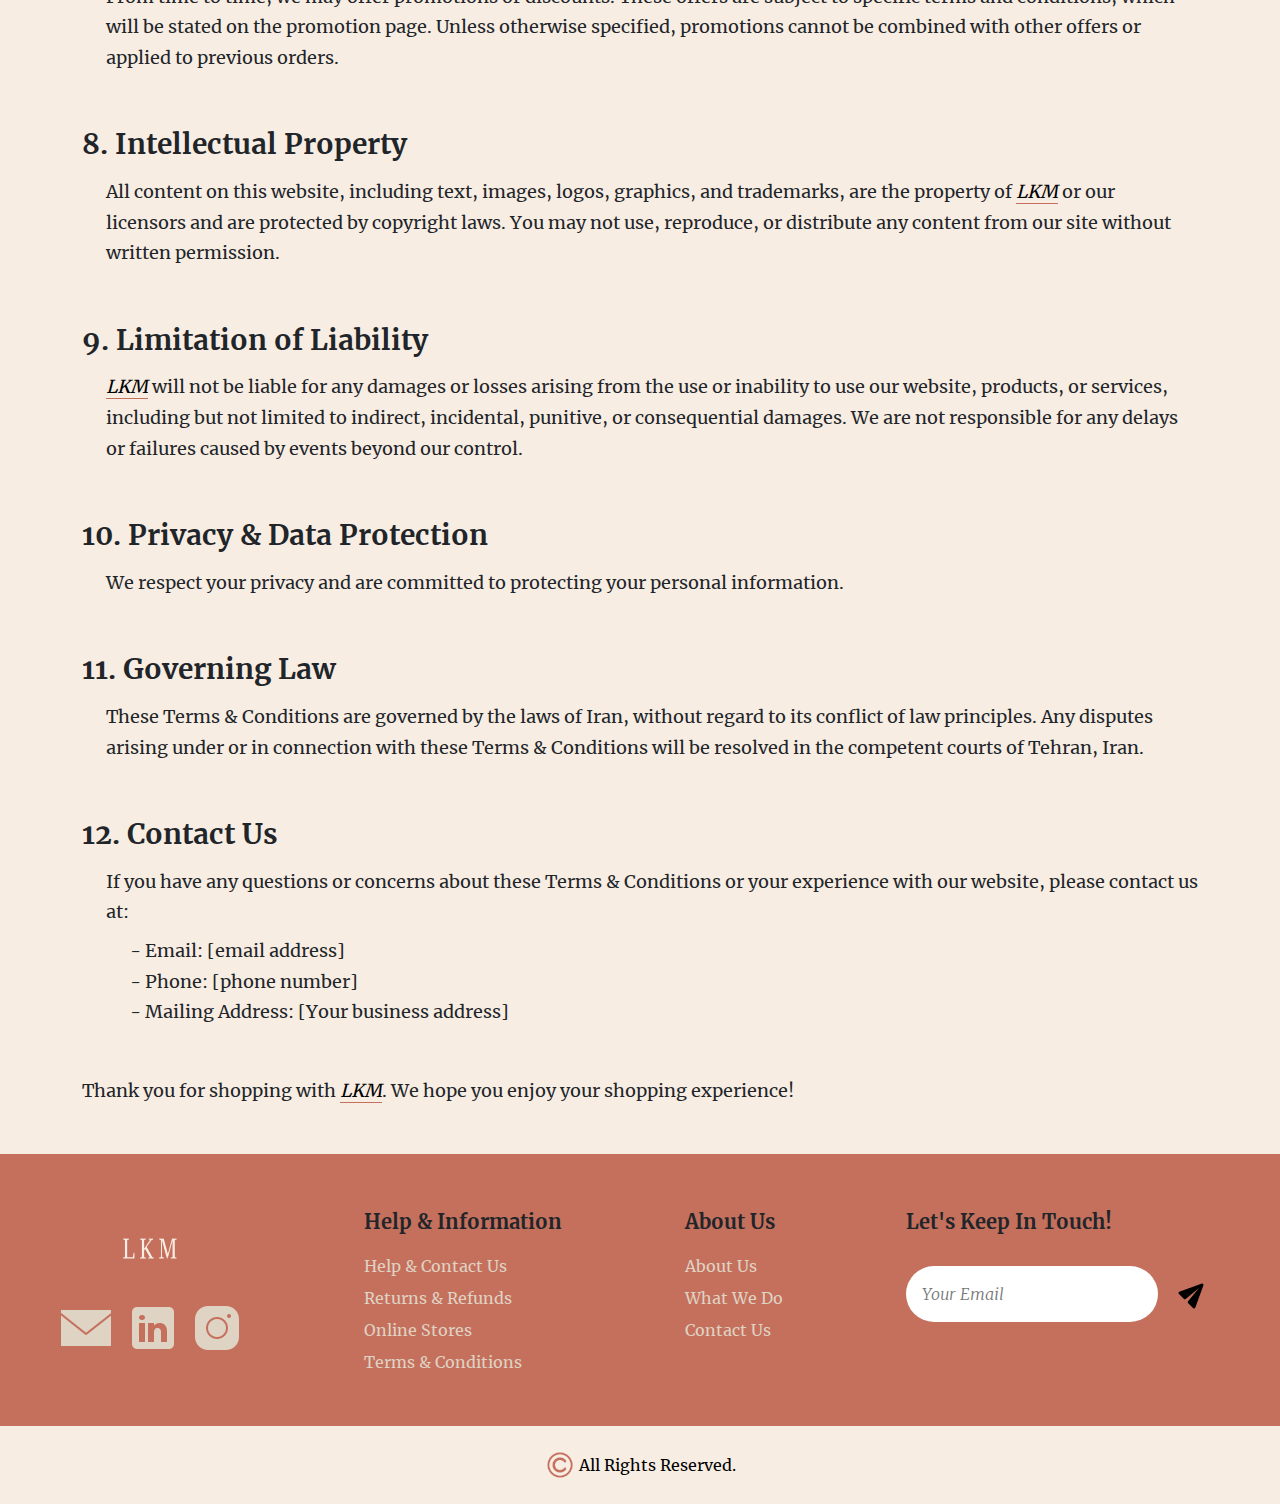
<file: Layout/Terms-And-Conditions.html>
<!DOCTYPE html>
<html lang="en">
<head>
    <meta charset="UTF-8">
    <meta name="viewport" content="width=device-width, initial-scale=1.0">
    <!-- title -->
    <title>LKM - Terms & Conditions</title>
    <!-- page icon -->
    <link rel="icon" href="../Assets/Images/2c5705d.png">
    <!-- header style -->
    <link rel="stylesheet" href="../CSS/Header.css">
    <!-- terms and conditions page style -->
    <link rel="stylesheet" href="../CSS/Terms-And-Conditions.css">
    <!-- footer style -->
    <link rel="stylesheet" href="../CSS/Footer.css">
    <!-- bootstrap css cdn -->
    <link href="https://cdn.jsdelivr.net/npm/bootstrap@5.3.3/dist/css/bootstrap.min.css" rel="stylesheet" integrity="sha384-QWTKZyjpPEjISv5WaRU9OFeRpok6YctnYmDr5pNlyT2bRjXh0JMhjY6hW+ALEwIH" crossorigin="anonymous">
</head>
<body>
    <!-- wrapper part -->
    <div class="wrapper">
        <!-- header part -->
        <section class="header-part">
            <!-- navbar part -->
            <nav class="navbar navbar-expand-xl navbar-part mx-auto align-items-center z-1">
                <div class="container-fluid mt-3">
                    <!-- logo part -->
                    <img src="../Assets/Images/2c5705d.png" alt="LOGO" class="navbar-brand me-xl-5 me-0 logo-part">
                    <!-- hamburger menu -->
                    <button class="hamburger-icon" type="button" data-bs-toggle="collapse" data-bs-target="#navbarSupportedContent" aria-controls="navbarSupportedContent" aria-expanded="false" aria-label="Toggle navigation">
                        <img src="../Assets/Svgs/icons8-menu-50.png" alt="Hamburger Menu Icon" class="d-xl-none d-block">
                    </button>
                    <div class="collapse navbar-collapse" id="navbarSupportedContent">
                        <!-- unordered list part & list items part -->
                        <ul class="navbar-nav me-auto mb-2 mb-xl-0 ul-part">
                            <li class="nav-item active text-center mt-xl-0 mt-4 mx-xl-2 mx-0 home-li-part li-part">
                                <a class="nav-link home-a-part a-part" aria-current="page" href="../Layout/Index.html">Home</a>
                            </li>
                            <li class="nav-item text-center mt-xl-0 mt-3 mx-xl-2 mx-0 contact-us-li-part li-part">
                                <a class="nav-link contact-us-a-part a-part" href="#contact-us">Contact Us</a>
                            </li>
                            <li class="nav-item text-center mt-xl-0 mt-3 mx-xl-2 mx-0 about-us-li-part li-part">
                                <a class="nav-link about-us-a-part a-part" href="#about-us">About Us</a>
                            </li>
                        </ul>
                        <!-- search part -->
                        <form class="d-flex flex-column flex-xl-row justify-content-center align-items-center search-part" role="search">
                            <a href="../Layout/Shopping-Bag.html" class="text-decoration-none me-xl-5 mb-xl-0 mb-3 mt-xl-0 mt-4 shopping-bag-button">
                                <img src="../Assets/Svgs/icons8-shopping-cart-35.png" alt="Shopping Bag">
                            </a>
                            <button class="mb-xl-0 mb-2 mt-xl-0 mt-4 me-xl-2 search-button" type="submit">
                                <img src="../Assets/Svgs/icons8-search-35.png" alt="Search">
                            </button>
                            <input class="form-control me-xl-5 mb-xl-0 mb-3 search-box" type="search" placeholder="Search" aria-label="Search">
                            <a href="../Layout/Login.html" class="user-account ms-xl-4 mt-xl-0 mt-4">
                                <img src="../Assets/Svgs/icons8-account-35.png" alt="Account">
                            </a>
                        </form>
                    </div>
                </div>
            </nav>
        </section>
        <!-- terms and conditions part -->
        <section class="terms-and-conditions-part mt-5 px-4">
            <h1 class="title-part text-center">Terms & Conditions</h1>
            <div class="details-part container">
                <p class="detail-main details mt-4">Welcome to <a href="../Layout/Index.html" class="text-decoration-none"><i>LKM</i></a>! By accessing or using our website, you agree to comply with and be bound by the following Terms & Conditions. Please read them carefully. If you do not agree with these terms, you should not use our website or make any purchases.</p>
                <h3 class="title-one titles mt-5">1. General Information</h3>
                <p class="detail-one details mt-2 mb-0 ms-4"><a href="../Layout/Index.html" class="text-decoration-none"><i>LKM</i></a> is an online clothing and accessories retailer. We reserve the right to modify or update these Terms & Conditions at any time, and such changes will be effective immediately upon posting. We encourage you to review this page periodically for updates.</p>
                <h3 class="title-two titles mt-5">2. Account Registration</h3>
                <p class="detail-two details mt-2 mb-0 ms-4">To make purchases or access certain features on our website, you may be required to <a href="../Layout/Register.html" class="text-decoration-none"><i>create an account</i></a>. By registering, you agree to provide accurate, current, and complete information. You are responsible for maintaining the confidentiality of your account information, and you agree to notify us of any unauthorized use of your account.</p>
                <h3 class="title-three titles mt-5">3. Product Information</h3>
                <p class="detail-three details mt-2 mb-0 ms-4">We strive to ensure that all product descriptions and images on our website are accurate. However, we do not guarantee the accuracy or completeness of the information. Product colors may vary slightly due to different monitor settings. All prices are listed in the currency of your country and are subject to change without notice.</p>
                <h3 class="title-four titles mt-5">4. Ordering & Payment</h3>
                <p class="detail-four details mt-2 mb-0 ms-4">By placing an order with us, you are making an offer to purchase the items in your cart, subject to these Terms & Conditions. We accept payment via [list of payment methods: e.g., credit card, PayPal, etc.]. All transactions are subject to verification and authorization by your payment provider.</p>
                <h3 class="title-five titles mt-5">5. Shipping & Delivery</h3>
                <p class="detail-five details mt-2 mb-0 ms-4">Once your order is processed, we will ship your items to the address you provided at checkout. Shipping times vary based on your location and the shipping method selected.</p>
                <h3 class="title-six titles mt-5">6. Returns & Refunds</h3>
                <p class="detail-six details mt-2 mb-0 ms-4">We offer returns and exchanges within 30 days of delivery. To be eligible for a return, items must be unworn, unwashed, and in their original condition. For more details, please refer to our <a href="../Layout/Returns-And-Refunds.html" class="text-decoration-none"><i>Returns & Refunds Policy</i></a>.</p>
                <h3 class="title-seven titles mt-5">7. Promotions & Discounts</h3>
                <p class="detail-seven details mt-2 mb-0 ms-4">From time to time, we may offer promotions or discounts. These offers are subject to specific terms and conditions, which will be stated on the promotion page. Unless otherwise specified, promotions cannot be combined with other offers or applied to previous orders.</p>
                <h3 class="title-eight titles mt-5">8. Intellectual Property</h3>
                <p class="detail-eight details mt-2 mb-0 ms-4">All content on this website, including text, images, logos, graphics, and trademarks, are the property of <a href="../Layout/Index.html" class="text-decoration-none"><i>LKM</i></a> or our licensors and are protected by copyright laws. You may not use, reproduce, or distribute any content from our site without written permission.</p>
                <h3 class="title-nine titles mt-5">9. Limitation of Liability</h3>
                <p class="detail-nine details mt-2 mb-0 ms-4"><a href="../Layout/Index.html" class="text-decoration-none"><i>LKM</i></a> will not be liable for any damages or losses arising from the use or inability to use our website, products, or services, including but not limited to indirect, incidental, punitive, or consequential damages. We are not responsible for any delays or failures caused by events beyond our control.</p>
                <h3 class="title-ten titles mt-5">10. Privacy & Data Protection</h3>
                <p class="detail-ten details mt-2 mb-0 ms-4">We respect your privacy and are committed to protecting your personal information.</p>
                <h3 class="title-eleven titles mt-5">11. Governing Law</h3>
                <p class="detail-eleven details mt-2 mb-0 ms-4">These Terms & Conditions are governed by the laws of Iran, without regard to its conflict of law principles. Any disputes arising under or in connection with these Terms & Conditions will be resolved in the competent courts of Tehran, Iran.</p>
                <h3 class="title-twelve titles mt-5">12. Contact Us</h3>
                <p class="detail-twelve details mt-2 mb-0 ms-4">If you have any questions or concerns about these Terms & Conditions or your experience with our website, please contact us at:</p>
                <p class="detail-twelve details mt-2 mb-0 ms-5">- Email: [email address]</p>
                <p class="detail-twelve details mb-0 ms-5">- Phone: [phone number]</p>
                <p class="detail-twelve details mb-0 ms-5">- Mailing Address: [Your business address]</p>
                <p class="detail-final details mt-5 mb-5">Thank you for shopping with <a href="../Layout/Index.html" class="text-decoration-none"><i>LKM</i></a>. We hope you enjoy your shopping experience!</p>
            </div>
        </section>
        <!-- footer part -->
        <section class="footer-part mt-4 d-flex justify-content-around align-items-start flex-wrap">
            <!-- logo & social media part -->
            <div class="logo-and-social-media-part d-flex flex-column justify-content-center align-items-center my-5 mx-4">
                <img src="../Assets/Images/2f8ede31.png" alt="LOGO" class="logo-footer">
                <div class="social-media-icons mt-2">
                    <a href="#"><img src="../Assets/Svgs/icons8-email-50.png" alt="Email" class="rounded-3 me-1"></a>
                    <a href="#"><img src="../Assets/Svgs/icons8-linkedin-50.png" alt="LinkedIn" class="rounded-3 mx-2"></a>
                    <a href="#"><img src="../Assets/Svgs/icons8-instagram-50.png" alt="Instagram" class="rounded-3"></a>
                </div>
            </div>
            <!-- help & information part -->
            <div class="help-and-information-part d-flex flex-column justify-content-center align-items-start my-5 mx-4" id="contact-us">
                <h5 class="lh-lg">Help & Information</h5>
                <a href="../Layout/Help-And-Contact-Us.html" class="text-decoration-none help-and-information-items lh-lg">Help & Contact Us</a>
                <a href="../Layout/Returns-And-Refunds.html" class="text-decoration-none help-and-information-items lh-lg">Returns & Refunds</a>
                <a href="../Layout/Online-Stores.html" class="text-decoration-none help-and-information-items lh-lg">Online Stores</a>
                <a href="../Layout/Terms-And-Conditions.html" class="text-decoration-none help-and-information-items lh-lg">Terms & Conditions</a>
            </div>
            <!-- about us part -->
            <div class="about-us-part d-flex flex-column justify-content-center align-items-start my-5 mx-4" id="about-us">
                <h5 class="lh-lg">About Us</h5>
                <a href="../Layout/About-Us.html" class="text-decoration-none about-us-items lh-lg">About Us</a>
                <a href="../Layout/What-We-Can-Do.html" class="text-decoration-none about-us-items lh-lg">What We Do</a>
                <a href="../Layout/Contact-Us.html" class="text-decoration-none about-us-items lh-lg">Contact Us</a>
            </div>
            <!-- communication part -->
            <div class="communication-part d-flex flex-column justify-content-center align-items-start my-5 text-center mx-4">
                <h5 class="lh-lg text-center">Let's Keep In Touch!</h5>
                <div class="input-and-send-icon mt-3">
                    <input type="text" placeholder="Your Email" class="rounded-5 py-3 ps-3 pe-3">
                    <img src="../Assets/Svgs/icons8-email-send-30.png" alt="Send" class="btn" onclick="redirectToLogin()">
                </div>
            </div>
            <!-- copyright part -->
            <div class="copyright-part w-100 py-4 d-flex justify-content-center align-items-center gap-1">
                <img src="../Assets/Svgs/icons8-copyright-48.png" alt="Copyright">
                <span>All Rights Reserved.</span>
            </div> 
        </section>
    </div>
    <!-- bootstrap js cdn -->
    <script src="../JS/Index.js"></script>
    <script src="https://cdn.jsdelivr.net/npm/bootstrap@5.3.3/dist/js/bootstrap.bundle.min.js" integrity="sha384-YvpcrYf0tY3lHB60NNkmXc5s9fDVZLESaAA55NDzOxhy9GkcIdslK1eN7N6jIeHz" crossorigin="anonymous"></script>
</body>
</html>
</file>
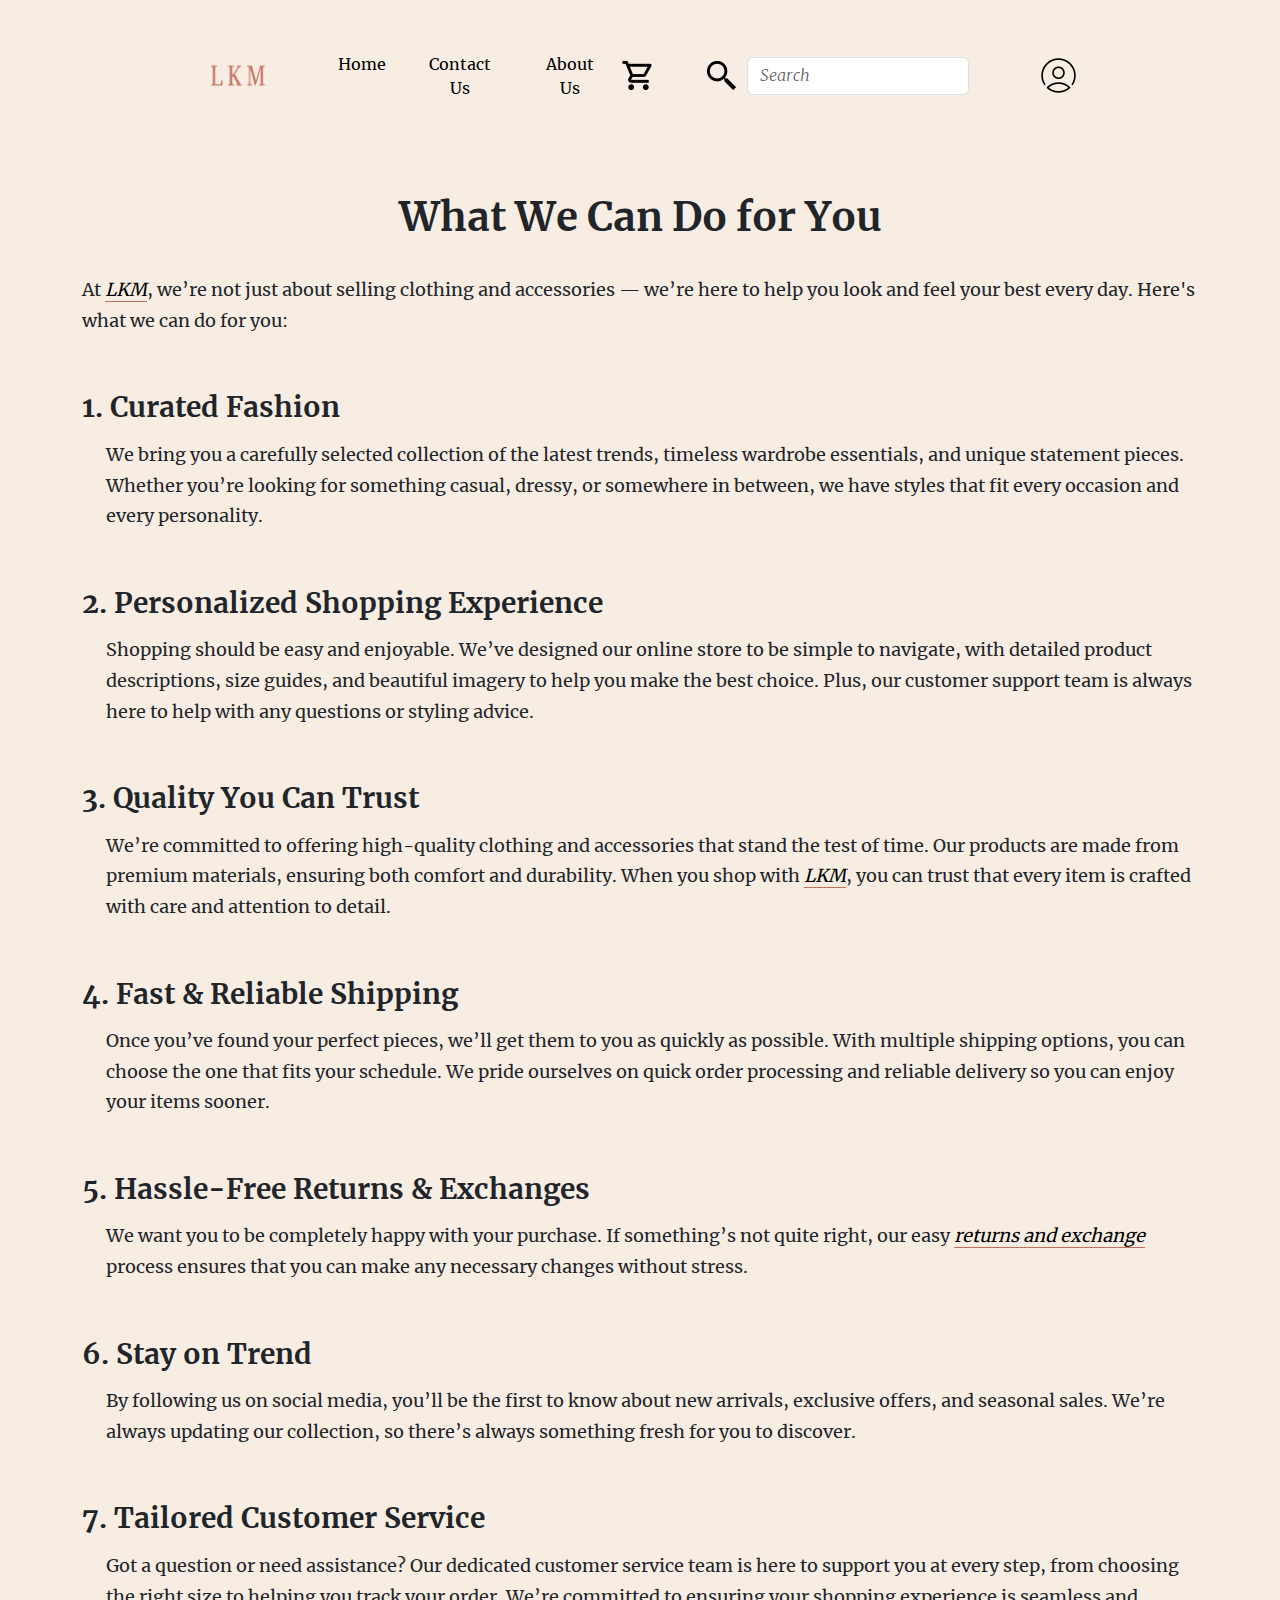
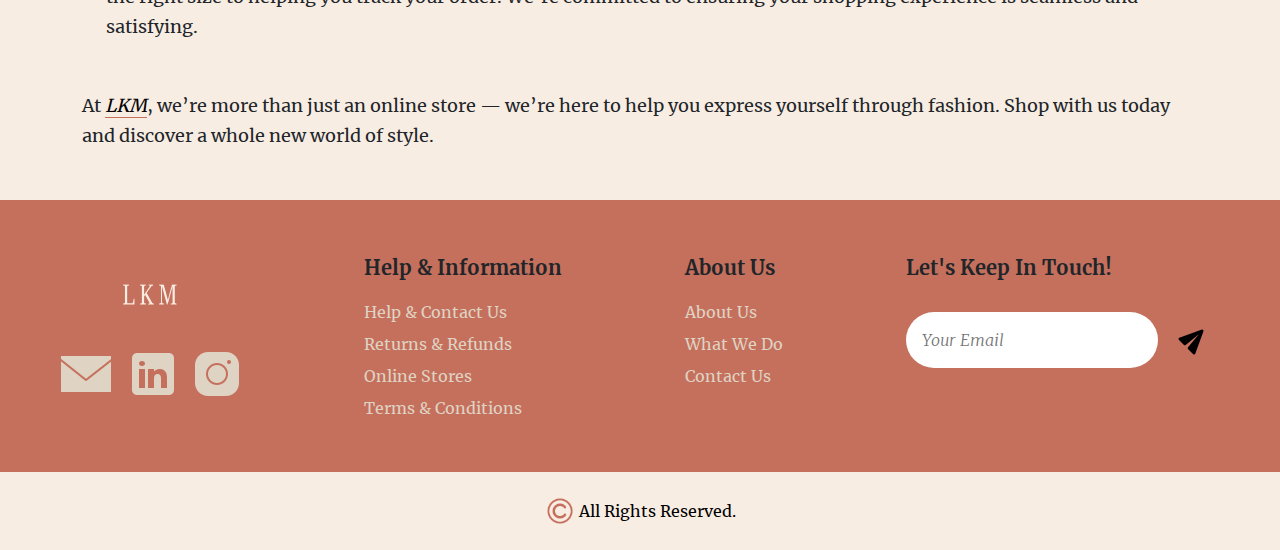
<file: Layout/What-We-Can-Do.html>
<!DOCTYPE html>
<html lang="en">
<head>
    <meta charset="UTF-8">
    <meta name="viewport" content="width=device-width, initial-scale=1.0">
    <!-- title -->
    <title>LKM - What We Can Do</title>
    <!-- page icon -->
    <link rel="icon" href="../Assets/Images/2c5705d.png">
    <!-- header style -->
    <link rel="stylesheet" href="../CSS/Header.css">
    <!-- what we can do page style -->
    <link rel="stylesheet" href="../CSS/What-We-Can-Do.css">
    <!-- footer style -->
    <link rel="stylesheet" href="../CSS/Footer.css">
    <!-- bootstrap css cdn -->
    <link href="https://cdn.jsdelivr.net/npm/bootstrap@5.3.3/dist/css/bootstrap.min.css" rel="stylesheet" integrity="sha384-QWTKZyjpPEjISv5WaRU9OFeRpok6YctnYmDr5pNlyT2bRjXh0JMhjY6hW+ALEwIH" crossorigin="anonymous">
</head>
<body>
    <!-- wrapper part -->
    <div class="wrapper">
        <!-- header part -->
        <section class="header-part">
            <!-- navbar part -->
            <nav class="navbar navbar-expand-xl navbar-part mx-auto align-items-center z-1">
                <div class="container-fluid mt-3">
                    <!-- logo part -->
                    <img src="../Assets/Images/2c5705d.png" alt="LOGO" class="navbar-brand me-xl-5 me-0 logo-part">
                    <!-- hamburger menu -->
                    <button class="hamburger-icon" type="button" data-bs-toggle="collapse" data-bs-target="#navbarSupportedContent" aria-controls="navbarSupportedContent" aria-expanded="false" aria-label="Toggle navigation">
                        <img src="../Assets/Svgs/icons8-menu-50.png" alt="Hamburger Menu Icon" class="d-xl-none d-block">
                    </button>
                    <div class="collapse navbar-collapse" id="navbarSupportedContent">
                        <!-- unordered list part & list items part -->
                        <ul class="navbar-nav me-auto mb-2 mb-xl-0 ul-part">
                            <li class="nav-item active text-center mt-xl-0 mt-4 mx-xl-2 mx-0 home-li-part li-part">
                                <a class="nav-link home-a-part a-part" aria-current="page" href="../Layout/Index.html">Home</a>
                            </li>
                            <li class="nav-item text-center mt-xl-0 mt-3 mx-xl-2 mx-0 contact-us-li-part li-part">
                                <a class="nav-link contact-us-a-part a-part" href="#contact-us">Contact Us</a>
                            </li>
                            <li class="nav-item text-center mt-xl-0 mt-3 mx-xl-2 mx-0 about-us-li-part li-part">
                                <a class="nav-link about-us-a-part a-part" href="#about-us">About Us</a>
                            </li>
                        </ul>
                        <!-- search part -->
                        <form class="d-flex flex-column flex-xl-row justify-content-center align-items-center search-part" role="search">
                            <a href="../Layout/Shopping-Bag.html" class="text-decoration-none me-xl-5 mb-xl-0 mb-3 mt-xl-0 mt-4 shopping-bag-button">
                                <img src="../Assets/Svgs/icons8-shopping-cart-35.png" alt="Shopping Bag">
                            </a>
                            <button class="mb-xl-0 mb-2 mt-xl-0 mt-4 me-xl-2 search-button" type="submit">
                                <img src="../Assets/Svgs/icons8-search-35.png" alt="Search">
                            </button>
                            <input class="form-control me-xl-5 mb-xl-0 mb-3 search-box" type="search" placeholder="Search" aria-label="Search">
                            <a href="../Layout/Login.html" class="user-account ms-xl-4 mt-xl-0 mt-4">
                                <img src="../Assets/Svgs/icons8-account-35.png" alt="Account">
                            </a>
                        </form>
                    </div>
                </div>
            </nav>
        </section>
        <!-- what we can do part -->
        <section class="what-we-can-do-part mt-5 px-4">
            <h1 class="title-part text-center">What We Can Do for You</h1>
            <div class="details-part container">
                <p class="detail-main details mt-4">At <a href="../Layout/Index.html" class="text-decoration-none"><i>LKM</i></a>, we’re not just about selling clothing and accessories — we’re here to help you look and feel your best every day. Here's what we can do for you:</p>
                <h3 class="title-one titles mt-5">1. Curated Fashion</h3>
                <p class="detail-one details mt-2 mb-0 ms-4">We bring you a carefully selected collection of the latest trends, timeless wardrobe essentials, and unique statement pieces. Whether you’re looking for something casual, dressy, or somewhere in between, we have styles that fit every occasion and every personality.</p>
                <h3 class="title-two titles mt-5">2. Personalized Shopping Experience</h3>
                <p class="detail-two details mt-2 mb-0 ms-4">Shopping should be easy and enjoyable. We’ve designed our online store to be simple to navigate, with detailed product descriptions, size guides, and beautiful imagery to help you make the best choice. Plus, our customer support team is always here to help with any questions or styling advice.</p>
                <h3 class="title-three titles mt-5">3. Quality You Can Trust</h3>
                <p class="detail-three details mt-2 mb-0 ms-4">We’re committed to offering high-quality clothing and accessories that stand the test of time. Our products are made from premium materials, ensuring both comfort and durability. When you shop with <a href="../Layout/Index.html" class="text-decoration-none"><i>LKM</i></a>, you can trust that every item is crafted with care and attention to detail.</p>
                <h3 class="title-four titles mt-5">4. Fast & Reliable Shipping</h3>
                <p class="detail-four details mt-2 mb-0 ms-4">Once you’ve found your perfect pieces, we’ll get them to you as quickly as possible. With multiple shipping options, you can choose the one that fits your schedule. We pride ourselves on quick order processing and reliable delivery so you can enjoy your items sooner.</p>
                <h3 class="title-five titles mt-5">5. Hassle-Free Returns & Exchanges</h3>
                <p class="detail-five details mt-2 mb-0 ms-4">We want you to be completely happy with your purchase. If something’s not quite right, our easy <a href="../Layout/Returns-And-Refunds.html" class="text-decoration-none"><i>returns and exchange</i></a> process ensures that you can make any necessary changes without stress.</p>
                <h3 class="title-six titles mt-5">6. Stay on Trend</h3>
                <p class="detail-six details mt-2 mb-0 ms-4">By following us on social media, you’ll be the first to know about new arrivals, exclusive offers, and seasonal sales. We’re always updating our collection, so there’s always something fresh for you to discover.</p>
                <h3 class="title-seven titles mt-5">7. Tailored Customer Service</h3>
                <p class="detail-seven details mt-2 mb-0 ms-4">Got a question or need assistance? Our dedicated customer service team is here to support you at every step, from choosing the right size to helping you track your order. We’re committed to ensuring your shopping experience is seamless and satisfying.</p>
                <p class="detail-final details mt-5 mb-5">At <a href="../Layout/Index.html" class="text-decoration-none"><i>LKM</i></a>, we’re more than just an online store — we’re here to help you express yourself through fashion. Shop with us today and discover a whole new world of style.</p>
            </div>
        </section>
        <!-- footer part -->
        <section class="footer-part mt-4 d-flex justify-content-around align-items-start flex-wrap">
            <!-- logo & social media part -->
            <div class="logo-and-social-media-part d-flex flex-column justify-content-center align-items-center my-5 mx-4">
                <img src="../Assets/Images/2f8ede31.png" alt="LOGO" class="logo-footer">
                <div class="social-media-icons mt-2">
                    <a href="#"><img src="../Assets/Svgs/icons8-email-50.png" alt="Email" class="rounded-3 me-1"></a>
                    <a href="#"><img src="../Assets/Svgs/icons8-linkedin-50.png" alt="LinkedIn" class="rounded-3 mx-2"></a>
                    <a href="#"><img src="../Assets/Svgs/icons8-instagram-50.png" alt="Instagram" class="rounded-3"></a>
                </div>
            </div>
            <!-- help & information part -->
            <div class="help-and-information-part d-flex flex-column justify-content-center align-items-start my-5 mx-4" id="contact-us">
                <h5 class="lh-lg">Help & Information</h5>
                <a href="../Layout/Help-And-Contact-Us.html" class="text-decoration-none help-and-information-items lh-lg">Help & Contact Us</a>
                <a href="../Layout/Returns-And-Refunds.html" class="text-decoration-none help-and-information-items lh-lg">Returns & Refunds</a>
                <a href="../Layout/Online-Stores.html" class="text-decoration-none help-and-information-items lh-lg">Online Stores</a>
                <a href="../Layout/Terms-And-Conditions.html" class="text-decoration-none help-and-information-items lh-lg">Terms & Conditions</a>
            </div>
            <!-- about us part -->
            <div class="about-us-part d-flex flex-column justify-content-center align-items-start my-5 mx-4" id="about-us">
                <h5 class="lh-lg">About Us</h5>
                <a href="../Layout/About-Us.html" class="text-decoration-none about-us-items lh-lg">About Us</a>
                <a href="../Layout/What-We-Can-Do.html" class="text-decoration-none about-us-items lh-lg">What We Do</a>
                <a href="../Layout/Contact-Us.html" class="text-decoration-none about-us-items lh-lg">Contact Us</a>
            </div>
            <!-- communication part -->
            <div class="communication-part d-flex flex-column justify-content-center align-items-start my-5 text-center mx-4">
                <h5 class="lh-lg text-center">Let's Keep In Touch!</h5>
                <div class="input-and-send-icon mt-3">
                    <input type="text" placeholder="Your Email" class="rounded-5 py-3 ps-3 pe-3">
                    <img src="../Assets/Svgs/icons8-email-send-30.png" alt="Send" class="btn" onclick="redirectToLogin()">
                </div>
            </div>
            <!-- copyright part -->
            <div class="copyright-part w-100 py-4 d-flex justify-content-center align-items-center gap-1">
                <img src="../Assets/Svgs/icons8-copyright-48.png" alt="Copyright">
                <span>All Rights Reserved.</span>
            </div> 
        </section>
    </div>
    <!-- bootstrap js cdn -->
    <script src="../JS/Index.js"></script>
    <script src="https://cdn.jsdelivr.net/npm/bootstrap@5.3.3/dist/js/bootstrap.bundle.min.js" integrity="sha384-YvpcrYf0tY3lHB60NNkmXc5s9fDVZLESaAA55NDzOxhy9GkcIdslK1eN7N6jIeHz" crossorigin="anonymous"></script>
</body>
</html>
</file>
<file: CSS/Index-Style.css>
/*This section is for setting fonts.*/
@font-face {
  font-family: "Merriweather-Light";
  src: url(../Assets/Fonts/Merriweather/Merriweather-Light.ttf) format(truetype);
}
@font-face {
  font-family: "Merriweather-LightItalic";
  src: url(../Assets/Fonts/Merriweather/Merriweather-LightItalic.ttf) format(truetype);
}
@font-face {
  font-family: "Merriweather-Regular";
  src: url(../Assets/Fonts/Merriweather/Merriweather-Regular.ttf) format(truetype);
}
@font-face {
  font-family: "Merriweather-Bold";
  src: url(../Assets/Fonts/Merriweather/Merriweather-Bold.ttf) format(truetype);
}

/*This section is setting a series of attributes for all the elements and their afters and befores.*/
*,
::after,
::before {
  box-sizing: border-box;
  margin: 0;
  padding: 0;
  scroll-behavior: smooth;
}

/*This section is for setting attributes for wrapper part.*/
.wrapper {
  width: 100%;
  background-color: #F8EDE3;
  overflow: hidden;
  animation-name: opacities;
  animation-duration: 0.2s;
}
.wrapper .header-part .navbar-part {
  width: 70%;
  animation-name: opacities;
  animation-duration: 1s;
}
.wrapper .header-part .navbar-part .logo-part {
  width: 70px;
  height: auto;
}
.wrapper .header-part .navbar-part .hamburger-icon {
  background: none;
  border: none;
}
.wrapper .header-part .navbar-part .ul-part .li-part .home-a-part {
  border-bottom: 1px solid #000000;
}
.wrapper .header-part .navbar-part .ul-part .li-part .a-part {
  color: #000000;
  font-family: "Merriweather-Regular";
  transition: all 0.2s;
}
.wrapper .header-part .navbar-part .ul-part .li-part .a-part:hover {
  font-size: 18px;
}
.wrapper .header-part .navbar-part .shopping-bag-and-search-part .shopping-bag-button {
  background: none;
  border: none;
  transition: all 0.2s;
}
.wrapper .header-part .navbar-part .shopping-bag-and-search-part .search-button {
  background: none;
  border: none;
}
.wrapper .header-part .navbar-part .shopping-bag-and-search-part .search-box {
  outline: none;
}
.wrapper .header-part .navbar-part .shopping-bag-and-search-part .search-box::-moz-placeholder {
  font-family: "Merriweather-LightItalic";
}
.wrapper .header-part .navbar-part .shopping-bag-and-search-part .search-box::placeholder {
  font-family: "Merriweather-LightItalic";
}
.wrapper .carousel-part {
  animation-name: opacities;
  animation-duration: 1s; 
   margin-top: 2rem;
}
.wrapper .carousel-part .carousel-item-part {
  background-color: #DFD3C3;
  height: 40rem;
}
.wrapper .category-part {
  animation-name: opacities;
  animation-duration: 1s;
}
.wrapper .category-part .categories {
  width: 4rem;
  height: 4rem;
  border-radius: 100%;
  transition: all 0.2s;
}
.wrapper .category-part .category-size {
  width: 4rem;
  height: 4rem;
  border-radius: 100%;
}
.wrapper .category-part .categories:hover {
  width: 4.4rem;
  height: 4.4rem;
}
.wrapper .category-part .category-title {
  color: #000000;
  font-family: "Merriweather-Regular";
}
.wrapper .best-selling-products-part {
  background-color: #C5705D;
  width: 100%;
  height: auto;
  animation-name: opacities;
  animation-duration: 1s;
  background-color: #C5705D;
  flex-grow: 1;
}
.wrapper .best-selling-products-part .best-selling-products-title-part {
  font-family: "Merriweather-Bold";
  color: #000000;
  font-size: 18px;
  margin-top: -1rem;
  position: relative;
}
.wrapper .best-selling-products-part .best-selling-products-title-part::after {
  content: "";
  display: inline-block;
  width: 88%;
  height: 2px;
  background-color: #F8EDE3;
  position: absolute;
  top: 27%;
  margin-left: 12px;
  animation-name: best-selling-products-title-part-after-desktop-size;
  animation-duration: 4s;
}

.wrapper .best-selling-products-part .best-selling-products-flex-part {
  display: flex; /* Ensures products are displayed in a row */
  flex-wrap: wrap; /* Allows wrapping to the next line if necessary */
  justify-content: flex-start; /* Aligns items to the start */
}
.wrapper .best-selling-products-part .best-selling-products-cards-part .products {
  background-color: #DFD3C3;
  width: 14.5rem;
  height: 23rem;
  justify-content: space-between;
  margin-left: 1rem;
  transition: transform 0.2s;
}
.wrapper .best-selling-products-part .best-selling-products-cards-part .products .products-image {
  width: 10rem;
  height: 10rem;
  padding-right: 1rem;
  padding-left: 1rem;
  margin-top: 0.5rem;
}
.wrapper .best-selling-products-part .best-selling-products-cards-part .products .products-title {
  font-family: "Merriweather-Regular";
  padding-top: 0.6rem;
  margin-top: 1rem;
  height: 1rem;
  text-align: center;
}
.wrapper .best-selling-products-part .best-selling-products-cards-part .products .products-price {
  font-family: "Merriweather-Regular";
  padding-top: 2rem;
}
.wrapper .best-selling-products-part .best-selling-products-cards-part .products .add-to-shopping-bag {
  background-color: #C5705D;
  font-family: "Merriweather-Regular";
  transition: opacity 0.2s;
}
.wrapper .best-selling-products-part .best-selling-products-cards-part .products .add-to-shopping-bag:hover {
  opacity: 0.5;
}
.wrapper .best-selling-products-part .best-selling-products-cards-part .products:hover {
  transform: scale(1.03);
}
.wrapper .best-selling-products-part .more-shape {
  display: flex; /* Ensures its children (the link) are aligned properly */
  justify-content: center; 
  align-items: center; 
  margin-left: 1rem;
  margin-right: 30px;
}
.wrapper .best-selling-products-part .more-shape a {
  transition: opacity 0.2s;
}
.wrapper .best-selling-products-part .more-shape a img {
  width: 50px;
  height: auto;
}
.wrapper .best-selling-products-part .more-shape a span {
  color: #F8EDE3;
  font-size: 14px;
  font-family: "Merriweather-LightItalic";
}
.wrapper .best-selling-products-part .more-shape a:hover {
  opacity: 0.5;
}
.wrapper .separator-line::before {
  content: "";
  display: block;
  width: 100%;
  height: 2px;
  background-color: #000000;
  animation-name: opacities, separator-line-animation;
  animation-duration: 1s, 3s;
}
.wrapper .categories-title-part .title-part {
  font-family: "Merriweather-Bold";
  animation-name: opacities;
  animation-duration: 1s;
}
.wrapper .show-women-products-part {
  background-color: #F8EDE3;
  width: 100%;
  height: auto;
  animation-name: opacities;
  animation-duration: 1s;
  margin-left: 1rem;
  justify-content: space-between !important;
}
.wrapper .show-women-products-part .show-women-products-title-part {
  font-family: "Merriweather-Bold";
  color: #000000;
  font-size: 18px;
  margin-top: -1rem;
  position: relative;
}
.wrapper .show-women-products-part .show-women-products-cards-part .products {
  background-color: #C5705D;
  margin-left: 24px;
  margin-right: 24px;
  width: 16rem;
  height: 23rem;
  transition: transform 0.2s;
}
.wrapper .show-women-products-part .show-women-products-cards-part .products .products-image {
  width: 9rem;
  height: 9rem;
  padding-right: 1rem;
  padding-left: 1rem;
  margin-top: 0.5rem;
}
.wrapper .show-women-products-part .show-women-products-cards-part .products .products-title {
  font-family: "Merriweather-Regular";
  color: #F8EDE3;
  padding-top: 0.6rem;
  margin-top: 1rem;
  padding-left: 1rem;
  padding-right: 0.5rem;
  height: 2.5rem;
  text-align: center;
}
.wrapper .show-women-products-part .show-women-products-cards-part .products .products-price {
  font-family: "Merriweather-Regular";
  color: #F8EDE3;
  padding-top: 2rem;
}
.wrapper .show-women-products-part .show-women-products-cards-part .products .add-to-shopping-bag {
  background-color: #DFD3C3;
  font-family: "Merriweather-Regular";
  transition: opacity 0.2s;
}
.wrapper .show-women-products-part .show-women-products-cards-part .products .add-to-shopping-bag:hover {
  opacity: 0.5;
}
.wrapper .show-women-products-part .show-women-products-cards-part .products:hover {
  transform: scale(1.03);
}
.wrapper .show-women-products-part .more-shape {
  display: flex; /* Ensures its children (the link) are aligned properly */
  justify-content: center; 
  align-items: center; 
  margin-left: 0.9rem;
}
.wrapper .show-women-products-part .more-shape a {
  transition: opacity 0.2s;
}
.wrapper .show-women-products-part .more-shape a img {
  width: 50px;
  height: auto;
}
.wrapper .show-women-products-part .more-shape a span {
  color: #C5705D;
  font-size: 14px;
  font-family: "Merriweather-LightItalic";
}
.wrapper .show-women-products-part .more-shape a:hover {
  opacity: 0.5;
}
.wrapper .show-men-products-part {
  background-color: #F8EDE3;
  width: 100%;
  height: auto;
  animation-name: opacities;
  animation-duration: 1s;
  margin-left: 1rem;
  justify-content: space-between !important;
}
.wrapper .show-men-products-part .show-men-products-title-part {
  font-family: "Merriweather-Bold";
  color: #000000;
  font-size: 18px;
  margin-top: -1rem;
  position: relative;
}
.wrapper .show-men-products-part .show-men-products-cards-part .products {
  background-color: #C5705D;
  margin-left: 24px;
  margin-right: 24px;
  width: 16rem;
  height: 23rem;
  transition: transform 0.2s;
}
.wrapper .show-men-products-part .show-men-products-cards-part .products .products-image {
  width: 9rem;
  height: 9rem;
  padding-right: 1rem;
  padding-left: 1rem;
  margin-top: 0.5rem;
}
.wrapper .show-men-products-part .show-men-products-cards-part .products .products-title {
  font-family: "Merriweather-Regular";
  color: #F8EDE3;
  padding-top: 0.6rem;
  margin-top: 1rem;
  padding-left: 1rem;
  padding-right: 0.5rem;
  height: 2.5rem;
  text-align: center;
}
.wrapper .show-men-products-part .show-men-products-cards-part .products .products-price {
  font-family: "Merriweather-Regular";
  color: #F8EDE3;
  padding-top: 2rem;
}
.wrapper .show-men-products-part .show-men-products-cards-part .products .add-to-shopping-bag {
  background-color: #DFD3C3;
  font-family: "Merriweather-Regular";
  transition: opacity 0.2s;
}
.wrapper .show-men-products-part .show-men-products-cards-part .products .add-to-shopping-bag:hover {
  opacity: 0.5;
}
.wrapper .show-men-products-part .show-men-products-cards-part .products:hover {
  transform: scale(1.03);
}
.wrapper .show-men-products-part .more-shape {
  display: flex; /* Ensures its children (the link) are aligned properly */
  justify-content: center; 
  align-items: center; 
}
.wrapper .show-men-products-part .more-shape a {
  transition: opacity 0.2s;
}
.wrapper .show-men-products-part .more-shape a img {
  width: 50px;
  height: auto;
}
.wrapper .show-men-products-part .more-shape a span {
  color: #C5705D;
  font-size: 14px;
  font-family: "Merriweather-LightItalic";
}
.wrapper .show-men-products-part .more-shape a:hover {
  opacity: 0.5;
}
.wrapper .show-accessories-products-part {
  background-color: #F8EDE3;
  width: 100%;
  height: auto;
  animation-name: opacities;
  animation-duration: 1s;
  margin-left: 1rem;
  justify-content: space-between !important;
}
.wrapper .show-accessories-products-part .show-accessories-products-title-part {
  font-family: "Merriweather-Bold";
  color: #000000;
  font-size: 18px;
  margin-top: -1rem;
  position: relative;
}
.wrapper .show-accessories-products-part .show-accessories-products-cards-part .products {
  background-color: #C5705D;
  margin-left: 24px;
  margin-right: 24px;
  width: 16rem;
  height: 23rem;
  transition: transform 0.2s;
}
.wrapper .show-accessories-products-part .show-accessories-products-cards-part .products .products-image {
  width: 9rem;
  height: 9rem;
  padding-right: 1rem;
  padding-left: 1rem;
  margin-top: 0.5rem;
}
.wrapper .show-accessories-products-part .show-accessories-products-cards-part .products .products-title {
  font-family: "Merriweather-Regular";
  color: #F8EDE3;
  padding-top: 0.6rem;
  margin-top: 1rem;
  padding-left: 1rem;
  padding-right: 0.5rem;
  height: 2.5rem;
  text-align: center;
}
.wrapper .show-accessories-products-part .show-accessories-products-cards-part .products .products-price {
  font-family: "Merriweather-Regular";
  color: #F8EDE3;
  padding-top: 2rem;
}
.wrapper .show-accessories-products-part .show-accessories-products-cards-part .products .add-to-shopping-bag {
  background-color: #DFD3C3;
  font-family: "Merriweather-Regular";
  transition: opacity 0.2s;
}
.wrapper .show-accessories-products-part .show-accessories-products-cards-part .products .add-to-shopping-bag:hover {
  opacity: 0.5;
}
.wrapper .show-accessories-products-part .show-accessories-products-cards-part .products:hover {
  transform: scale(1.03);
}
.wrapper .show-accessories-products-part .more-shape {
  display: flex; /* Ensures its children (the link) are aligned properly */
  justify-content: center; 
  align-items: center; 
}
.wrapper .show-accessories-products-part .more-shape a {
  transition: opacity 0.2s;
}
.wrapper .show-accessories-products-part .more-shape a img {
  width: 50px;
  height: auto;
}
.wrapper .show-accessories-products-part .more-shape a span {
  color: #C5705D;
  font-size: 14px;
  font-family: "Merriweather-LightItalic";
}
.wrapper .show-accessories-products-part .more-shape a:hover {
  opacity: 0.5;
}

/*This section is for setting attributes for responsive 1700px or less.*/
@media screen and (max-width: 1700px) {
  .wrapper .best-selling-products-part .best-selling-products-title-part::after {
    width: 86%;
    animation-name: best-selling-products-title-part-after-1700px;
  }
  .wrapper .best-selling-products-part {
    overflow-y: hidden;
    overflow-x: scroll;
  }
  .wrapper .best-selling-products-part .best-selling-products-cards-part .products .products-price {
    padding-top: 0rem;
    margin-top: 2.2rem;
  }
  .wrapper .best-selling-products-part .best-selling-products-cards-part .products .add-to-shopping-bag {
    font-size: 12px;
  }
  .wrapper .show-women-products-part {
    width: 97%;
    overflow-x: scroll;
    overflow-y:hidden;
  }
  .wrapper .show-women-products-part .show-women-products-cards-part .products {
    margin-left: 16px;
    margin-right: 24px;
  }
  .wrapper .show-women-products-part .show-women-products-cards-part .products .products-price {
    padding-top: 0rem;
    margin-top: 2.2rem;
  }
  .wrapper .show-women-products-part .show-women-products-cards-part .products .add-to-shopping-bag {
    font-size: 12px;
  }
  .wrapper .show-men-products-part {
    width: 97%;
    overflow-y: hidden;
    overflow-x: scroll;
  }
  .wrapper .show-men-products-part .show-men-products-cards-part .products {
    width: 14rem;
    margin-left: 16px;
    margin-right: 24px;
  }
  .wrapper .show-men-products-part .show-men-products-cards-part .products .products-price {
    padding-top: 0rem;
    margin-top: 2.2rem;
  }
  .wrapper .show-men-products-part .show-men-products-cards-part .products .add-to-shopping-bag {
    font-size: 12px;
  }
  .wrapper .show-accessories-products-part {
    width: 97%;
    overflow-y: hidden;
    overflow-x: scroll;
  }
  .wrapper .show-accessories-products-part .show-accessories-products-cards-part .products {
    width: 14rem;
    margin-left: 16px;
    margin-right: 24px;
  }
  .wrapper .show-accessories-products-part .show-accessories-products-cards-part .products .products-price {
    padding-top: 0rem;
    margin-top: 2.2rem;
  }
  .wrapper .show-accessories-products-part .show-accessories-products-cards-part .products .add-to-shopping-bag {
    font-size: 12px;
  }
}
/* This section is for setting attributes for responsive 1430px or less. */
@media screen and (max-width: 1430px) {
  .wrapper .best-selling-products-part .best-selling-products-title-part::after {
    width: 84%;
    animation-name: best-selling-products-title-part-after-1430px;
  }
  .wrapper .best-selling-products-part .best-selling-products-cards-part .products .products-title {
    font-size: 12px;
  }
  .wrapper .best-selling-products-part .best-selling-products-cards-part .products .products-price {
    font-size: 12px;
    padding-top: 0rem;
    margin-top: 2rem;
  }
  .wrapper .best-selling-products-part .best-selling-products-cards-part .products .add-to-shopping-bag {
    font-size: 10px;
  }
  .wrapper .show-women-products-part .show-women-products-cards-part .products {
    width: 12rem;
  }
  .wrapper .show-women-products-part .show-women-products-cards-part .products .products-title {
    font-size: 12px;
  }
  .wrapper .show-women-products-part .show-women-products-cards-part .products .products-price {
    font-size: 12px;
    padding-top: 0rem;
    margin-top: 2rem;
  }
  .wrapper .show-women-products-part .show-women-products-cards-part .products .add-to-shopping-bag {
    font-size: 10px;
  }
  .wrapper .show-men-products-part .show-men-products-cards-part .products {
    width: 12rem;
  }
  .wrapper .show-men-products-part .show-men-products-cards-part .products .products-title {
    font-size: 12px;
  }
  .wrapper .show-men-products-part .show-men-products-cards-part .products .products-price {
    font-size: 12px;
    padding-top: 0rem;
    margin-top: 2rem;
  }
  .wrapper .show-men-products-part .show-men-products-cards-part .products .add-to-shopping-bag {
    font-size: 10px;
  }
  .wrapper .show-accessories-products-part .show-accessories-products-cards-part .products {
    width: 12rem;
  }
  .wrapper .show-accessories-products-part .show-accessories-products-cards-part .products .products-title {
    font-size: 12px;
  }
  .wrapper .show-accessories-products-part .show-accessories-products-cards-part .products .products-price {
    font-size: 12px;
    padding-top: 0rem;
    margin-top: 2rem;
  }
  .wrapper .show-accessories-products-part .show-accessories-products-cards-part .products .add-to-shopping-bag {
    font-size: 10px;
  }
}
/*This section is for setting attributes for responsive 1200px or less.*/
@media screen and (max-width: 1200px) {
  .wrapper .best-selling-products-part .best-selling-products-title-part::after {
    width: 1023px;
    animation-name: best-selling-products-title-part-after-1200px;
  }
  .wrapper .show-women-products-part .show-women-products-cards-part .products .products-price {
    padding-top: 0rem;
    margin-top: 2.7rem;
  }
  .wrapper .show-women-products-part .show-women-products-cards-part .products .add-to-shopping-bag {
    font-size: 8px;
  }
  .wrapper .show-men-products-part .show-men-products-cards-part .products .products-price {
    padding-top: 0rem;
    margin-top: 2.9rem;
  }
  .wrapper .show-men-products-part .show-men-products-cards-part .products .add-to-shopping-bag {
    font-size: 8px;
  }
  .wrapper .show-accessories-products-part .show-accessories-products-cards-part .products .products-price {
    padding-top: 0rem;
    margin-top: 2.9rem;
  }
  .wrapper .show-accessories-products-part .show-accessories-products-cards-part .products .add-to-shopping-bag {
    font-size: 8px;
  }
}
/*This section is for setting attributes for responsive 900px or less.*/
@media screen and (max-width: 900px) {
  .wrapper .carousel-part .carousel-item-part {
    height: 30rem;
  }
}
/*This section is for setting attributes for responsive 780px or less.*/
@media screen and (max-width: 780px) {
  .wrapper .carousel-part .carousel-item-part {
    height: 25rem;
  }
  .wrapper .separator-line::before {
    animation-duration: 1s, 2s;
  }
}
/*This section is for setting attributes for responsive 670px or less.*/
@media screen and (max-width: 670px) {
  .wrapper .carousel-part .carousel-item-part {
    height: 20rem;
  }
  .wrapper .show-women-products-part {
    width: 91%;
  }
  .wrapper .show-men-products-part {
    width: 91%;
  }
  .wrapper .show-accessories-products-part {
    width: 91%;
  }
}
/*This section is for setting attributes for responsive 588px or less.*/
@media screen and (max-width: 588px) {
  .wrapper .best-selling-products-part .best-selling-products-title-part {
    font-size: 16px;
  }
  .wrapper .best-selling-products-part .best-selling-products-title-part::after {
    width: 1045px;
    animation-name: best-selling-products-title-part-after-588px;
    animation-duration: 3s;
  }
}
/*This section is for setting attributes for responsive 500px or less.*/
@media screen and (max-width: 500px) {
  .wrapper .carousel-part .carousel-item-part {
    height: 15rem;
  }
  .wrapper .best-selling-products-part .best-selling-products-title-part::after {
    width: 1055px;
    animation-name: best-selling-products-title-part-after-500px;
    animation-duration: 3s;
  }
}

/*This section is about opacity animation.*/
@keyframes opacities {
  0% {
    opacity: 0;
  }
  100% {
    opacity: 1;
  }
}
/*This section is about best selling products title after desktop size or less animation.*/
@keyframes best-selling-products-title-part-after-desktop-size {
  0% {
    width: 0%;
  }
  100% {
    width: 88%;
  }
}
/*This section is about best selling products title after 1700px or less animation.*/
@keyframes best-selling-products-title-part-after-1700px {
  0% {
    width: 0%;
  }
  100% {
    width: 86%;
  }
}
/*This section is about best selling products title after 1430px or less animation.*/
@keyframes best-selling-products-title-part-after-1430px {
  0% {
    width: 0%;
  }
  100% {
    width: 84%;
  }
}
/*This section is about best selling products title after 1200px or less animation.*/
@keyframes best-selling-products-title-part-after-1200px {
  0% {
    width: 0%;
  }
  100% {
    width: 1023px;
  }
}
/*This section is about best selling products title after 588px or less animation.*/
@keyframes best-selling-products-title-part-after-588px {
  0% {
    width: 0%;
  }
  100% {
    width: 1045px;
  }
}
/*This section is about best selling products title after 500px or less animation.*/
@keyframes best-selling-products-title-part-after-500px {
  0% {
    width: 0%;
  }
  100% {
    width: 1055px;
  }
}
/*This section is about separator line animation.*/
@keyframes separator-line-animation {
  0% {
    width: 0%;
  }
  100% {
    width: 100%;
  }
}/*# sourceMappingURL=Index-Style.css.map */
</file>
<file: CSS/Footer.css>
/*This section is for setting fonts.*/
@font-face {
  font-family: "Merriweather-Light";
  src: url(../Assets/Fonts/Merriweather/Merriweather-Light.ttf) format(truetype);
}
@font-face {
  font-family: "Merriweather-LightItalic";
  src: url(../Assets/Fonts/Merriweather/Merriweather-LightItalic.ttf) format(truetype);
}
@font-face {
  font-family: "Merriweather-Regular";
  src: url(../Assets/Fonts/Merriweather/Merriweather-Regular.ttf) format(truetype);
}
@font-face {
  font-family: "Merriweather-Bold";
  src: url(../Assets/Fonts/Merriweather/Merriweather-Bold.ttf) format(truetype);
}

/*This section is setting a series of attributes for all the elements and their afters and befores.*/
*,
::after,
::before {
  box-sizing: border-box;
  margin: 0;
  padding: 0;
  scroll-behavior: smooth;
}

/*This section is for setting attributes for wrapper part.*/
.wrapper {
  width: 100%;
  overflow: hidden;
}
.wrapper .footer-part {
  width: 100%;
  height: auto;
  background-color: #C5705D;
  animation-name: opacities;
  animation-duration: 1s;
}
.wrapper .footer-part .help-and-information-part h5 {
  font-family: "Merriweather-Bold";
  transition: font-size 0.2s;
}
.wrapper .footer-part .help-and-information-part h5:hover {
  font-size: 22px;
}
.wrapper .footer-part .help-and-information-part .help-and-information-items {
  color: #DFD3C3;
  font-family: "Merriweather-Regular";
  transition: font-size 0.2s;
}
.wrapper .footer-part .help-and-information-part .help-and-information-items:hover {
  font-size: 18px;
}
.wrapper .footer-part .about-us-part h5 {
  font-family: "Merriweather-Bold";
  transition: font-size 0.2s;
}
.wrapper .footer-part .about-us-part h5:hover {
  font-size: 22px;
}
.wrapper .footer-part .about-us-part .about-us-items {
  color: #DFD3C3;
  font-family: "Merriweather-Regular";
  transition: font-size 0.2s;
}
.wrapper .footer-part .about-us-part .about-us-items:hover {
  font-size: 18px;
}
.wrapper .footer-part .communication-part h5 {
  font-family: "Merriweather-Bold";
  transition: font-size 0.2s;
}
.wrapper .footer-part .communication-part h5:hover {
  font-size: 22px;
}
.wrapper .footer-part .communication-part .input-and-send-icon input {
  border: none;
  outline: none;
  font-family: "Merriweather-LightItalic";
}
.wrapper .footer-part .copyright-part {
  background-color: #F8EDE3;
  color: #000000;
  font-size: 16px;
}
.wrapper .footer-part .copyright-part span {
  font-family: "Merriweather-Regular";
}
.wrapper .footer-part .copyright-part img {
  width: 30px;
  height: auto;
}

/*This section is about opacity animation.*/
@keyframes opacities {
  0% {
    opacity: 0;
  }
  100% {
    opacity: 1;
  }
}/*# sourceMappingURL=Footer.css.map */
</file>
<file: CSS/Header.css>
/*This section is for setting fonts.*/
@font-face {
  font-family: "Merriweather-Light";
  src: url(../Assets/Fonts/Merriweather/Merriweather-Light.ttf) format(truetype);
}
@font-face {
  font-family: "Merriweather-LightItalic";
  src: url(../Assets/Fonts/Merriweather/Merriweather-LightItalic.ttf) format(truetype);
}
@font-face {
  font-family: "Merriweather-Regular";
  src: url(../Assets/Fonts/Merriweather/Merriweather-Regular.ttf) format(truetype);
}
@font-face {
  font-family: "Merriweather-Bold";
  src: url(../Assets/Fonts/Merriweather/Merriweather-Bold.ttf) format(truetype);
}

/*This section is setting a series of attributes for all the elements and their afters and befores.*/
*,
::after,
::before {
  box-sizing: border-box;
  margin: 0;
  padding: 0;
  scroll-behavior: smooth;
}

/*This section is for setting attributes for wrapper part.*/
.wrapper {
  width: 100%;
  background-color: #F8EDE3;
  overflow: hidden;
}
.wrapper .header-part .navbar-part {
  width: 70%;
  animation-name: opacities;
  animation-duration: 1s;
}
.wrapper .header-part .navbar-part .logo-part {
  width: 70px;
  height: auto;
}
.wrapper .header-part .navbar-part .hamburger-icon {
  background: none;
  border: none;
}
.wrapper .header-part .navbar-part .ul-part .li-part .a-part {
  color: #000000;
  font-family: "Merriweather-Regular";
  transition: all 0.2s;
}
.wrapper .header-part .navbar-part .ul-part .li-part .a-part:hover {
  font-size: 18px;
}
.wrapper .header-part .navbar-part .search-part .shopping-bag-button {
  background: none;
  border: none;
}
.wrapper .header-part .navbar-part .search-part .search-button {
  background: none;
  border: none;
}
.wrapper .header-part .navbar-part .search-part .search-box {
  outline: none;
}
.wrapper .header-part .navbar-part .search-part .search-box::-moz-placeholder {
  font-family: "Merriweather-LightItalic";
}
.wrapper .header-part .navbar-part .search-part .search-box::placeholder {
  font-family: "Merriweather-LightItalic";
}

/*This section is about opacity animation.*/
@keyframes opacities {
  0% {
    opacity: 0;
  }
  100% {
    opacity: 1;
  }
}/*# sourceMappingURL=Header.css.map */
</file>
<file: CSS/About-Us.css>
/*This section is for setting fonts.*/
@font-face {
  font-family: "Merriweather-Light";
  src: url(../Assets/Fonts/Merriweather/Merriweather-Light.ttf) format(truetype);
}
@font-face {
  font-family: "Merriweather-LightItalic";
  src: url(../Assets/Fonts/Merriweather/Merriweather-LightItalic.ttf) format(truetype);
}
@font-face {
  font-family: "Merriweather-Regular";
  src: url(../Assets/Fonts/Merriweather/Merriweather-Regular.ttf) format(truetype);
}
@font-face {
  font-family: "Merriweather-Bold";
  src: url(../Assets/Fonts/Merriweather/Merriweather-Bold.ttf) format(truetype);
}

/*This section is setting a series of attributes for all the elements and their afters and befores.*/
*,
::after,
::before {
  box-sizing: border-box;
  margin: 0;
  padding: 0;
  scroll-behavior: smooth;
}

/*This section is setting attributes for wrapper part.*/
.wrapper {
  overflow: hidden;
  animation-name: opacities;
  animation-duration: 1s;
}
.wrapper .about-us-part .title-part {
  font-family: "Merriweather-Bold";
  line-height: 1.7;
}
.wrapper .about-us-part .details-part .details {
  font-family: "Merriweather-Regular";
  font-size: 18px;
  line-height: 1.7;
}
.wrapper .about-us-part .details-part .details a {
  color: #000000;
  border-bottom: 1px solid #C5705D;
  line-height: 1.7;
}
.wrapper .about-us-part .details-part .titles {
  font-family: "Merriweather-Bold";
  line-height: 1.7;
}

/*This section is for setting opacities animation.*/
@keyframes opacities {
  0% {
    opacity: 0;
  }
  100% {
    opacity: 1;
  }
}/*# sourceMappingURL=About-Us.css.map */
</file>
<file: CSS/Best-Selling-Products-Style.css>
/*This section is for setting fonts.*/
@font-face {
  font-family: "Merriweather-Light";
  src: url(../Assets/Fonts/Merriweather/Merriweather-Light.ttf) format(truetype);
}
@font-face {
  font-family: "Merriweather-LightItalic";
  src: url(../Assets/Fonts/Merriweather/Merriweather-LightItalic.ttf) format(truetype);
}
@font-face {
  font-family: "Merriweather-Regular";
  src: url(../Assets/Fonts/Merriweather/Merriweather-Regular.ttf) format(truetype);
}
@font-face {
  font-family: "Merriweather-Bold";
  src: url(../Assets/Fonts/Merriweather/Merriweather-Bold.ttf) format(truetype);
}

/*This section is setting a series of attributes for all the elements and their afters and befores.*/
*,
::after,
::before {
  box-sizing: border-box;
  margin: 0;
  padding: 0;
  scroll-behavior: smooth;
}

/*This section is for setting attributes for wrapper part.*/
.wrapper {
  overflow: hidden;
}
.wrapper .best-selling-products-part {
  max-height: 100%;
  min-height: 100vh;
  animation-name: opacities;
  animation-duration: 1s;
  text-align: center;
}
.wrapper .best-selling-products-part .best-selling-products-title-part .best-selling-products-title {
  font-family: "Merriweather-Bold";
}
.wrapper .best-selling-products-part .best-selling-products .products {
  background-color: #C5705D;
  width: 14.5rem;
  height: 23rem;
  transition: transform 0.2s;
}
.wrapper .best-selling-products-part .best-selling-products .products .products-image {
  width: 10rem;
  height: 10rem;
  background-color: #DFD3C3;
  margin-top: 0.5rem;
}
.wrapper .best-selling-products-part .best-selling-products .products .products-title {
  font-family: "Merriweather-Regular";
  color: #F8EDE3;
  height: 2rem;
  margin-top: 2rem;
  margin-left: 1rem;
  margin-right: 1rem;
}
.wrapper .best-selling-products-part .best-selling-products .products .products-price {
  font-family: "Merriweather-Regular";
  color: #F8EDE3;
}
.wrapper .best-selling-products-part .best-selling-products .products .add-to-shopping-bag {
  background-color: #DFD3C3;
  font-family: "Merriweather-Regular";
  transition: opacity 0.2s;
}
.wrapper .best-selling-products-part .best-selling-products .products .add-to-shopping-bag:hover {
  opacity: 0.5;
}
.wrapper .best-selling-products-part .best-selling-products .products:hover {
  transform: scale(1.03);
}
.wrapper .best-selling-products-part .cart {
  background-color: #C5705D;
  margin-bottom: 4rem;
  transition: opacity 0.2s;
  font-family: "Merriweather-Regular";
}
.wrapper .best-selling-products-part .cart:hover {
  background-color: #e29280;
  opacity: 0.5;
}


/*This section is about opacity animation.*/
@keyframes opacities {
  0% {
    opacity: 0;
  }
  100% {
    opacity: 1;
  }
}/*# sourceMappingURL=Best-Selling-Products-Style.css.map */
</file>
<file: CSS/Contact-Us.css>
/*This section is for setting fonts.*/
@font-face {
  font-family: "Merriweather-Light";
  src: url(../Assets/Fonts/Merriweather/Merriweather-Light.ttf) format(truetype);
}
@font-face {
  font-family: "Merriweather-LightItalic";
  src: url(../Assets/Fonts/Merriweather/Merriweather-LightItalic.ttf) format(truetype);
}
@font-face {
  font-family: "Merriweather-Regular";
  src: url(../Assets/Fonts/Merriweather/Merriweather-Regular.ttf) format(truetype);
}
@font-face {
  font-family: "Merriweather-Bold";
  src: url(../Assets/Fonts/Merriweather/Merriweather-Bold.ttf) format(truetype);
}

/*This section is setting a series of attributes for all the elements and their afters and befores.*/
*,
::after,
::before {
  box-sizing: border-box;
  margin: 0;
  padding: 0;
  scroll-behavior: smooth;
}

/*This section is setting attributes for wrapper part.*/
.wrapper {
  overflow: hidden;
  animation-name: opacities;
  animation-duration: 1s;
}
.wrapper .contact-us-part .title-part {
  font-family: "Merriweather-Bold";
  line-height: 1.7;
}
.wrapper .contact-us-part .details-part .details {
  font-family: "Merriweather-Regular";
  font-size: 18px;
  line-height: 1.7;
}
.wrapper .contact-us-part .details-part .details a {
  color: #000000;
  border-bottom: 1px solid #C5705D;
  line-height: 1.7;
}
.wrapper .contact-us-part .details-part .titles {
  font-family: "Merriweather-Bold";
  line-height: 1.7;
}

/*This section is for setting opacities animation.*/
@keyframes opacities {
  0% {
    opacity: 0;
  }
  100% {
    opacity: 1;
  }
}/*# sourceMappingURL=Contact-Us.css.map */
</file>
<file: CSS/Help-And-Contact-Us.css>
/*This section is for setting fonts.*/
@font-face {
  font-family: "Merriweather-Light";
  src: url(../Assets/Fonts/Merriweather/Merriweather-Light.ttf) format(truetype);
}
@font-face {
  font-family: "Merriweather-LightItalic";
  src: url(../Assets/Fonts/Merriweather/Merriweather-LightItalic.ttf) format(truetype);
}
@font-face {
  font-family: "Merriweather-Regular";
  src: url(../Assets/Fonts/Merriweather/Merriweather-Regular.ttf) format(truetype);
}
@font-face {
  font-family: "Merriweather-Bold";
  src: url(../Assets/Fonts/Merriweather/Merriweather-Bold.ttf) format(truetype);
}

/*This section is setting a series of attributes for all the elements and their afters and befores.*/
*,
::after,
::before {
  box-sizing: border-box;
  margin: 0;
  padding: 0;
  scroll-behavior: smooth;
}

/*This section is setting attributes for wrapper part.*/
.wrapper {
  overflow: hidden;
  animation-name: opacities;
  animation-duration: 1s;
}
.wrapper .help-and-contact-us-part .title-part {
  font-family: "Merriweather-Regular";
  line-height: 1.7;
}
.wrapper .help-and-contact-us-part .details-part .details {
  font-family: "Merriweather-Regular";
  font-size: 18px;
  line-height: 1.7;
}
.wrapper .help-and-contact-us-part .details-part .details a {
  color: #000000;
  border-bottom: 1px solid #C5705D;
  line-height: 1.7;
}
.wrapper .help-and-contact-us-part .details-part .titles {
  font-family: "Merriweather-Bold";
  line-height: 1.7;
}

/*This section is for setting opacities animation.*/
@keyframes opacities {
  0% {
    opacity: 0;
  }
  100% {
    opacity: 1;
  }
}/*# sourceMappingURL=Help-And-Contact-Us.css.map */
</file>
<file: CSS/Login-Style.css>
/*This section is for setting fonts.*/
@font-face {
  font-family: "Merriweather-Light";
  src: url(../Assets/Fonts/Merriweather/Merriweather-Light.ttf) format(truetype);
}
@font-face {
  font-family: "Merriweather-LightItalic";
  src: url(../Assets/Fonts/Merriweather/Merriweather-LightItalic.ttf) format(truetype);
}
@font-face {
  font-family: "Merriweather-Regular";
  src: url(../Assets/Fonts/Merriweather/Merriweather-Regular.ttf) format(truetype);
}
@font-face {
  font-family: "Merriweather-Bold";
  src: url(../Assets/Fonts/Merriweather/Merriweather-Bold.ttf) format(truetype);
}

/*This section is setting a series of attributes for all the elements and their afters and befores.*/
*,
::after,
::before {
  box-sizing: border-box;
  margin: 0;
  padding: 0;
  scroll-behavior: smooth;
}

/*This section is for setting attributes for wrapper part.*/
.wrapper .login-part {
  width: 25rem;
  background: rgba(223, 211, 195, 0.2);
  border-radius: 16px;
  box-shadow: 0 4px 30px rgba(0, 0, 0, 0.1);
  backdrop-filter: blur(5px);
  -webkit-backdrop-filter: blur(5px);
  border: 1px solid rgba(223, 211, 195, 0.3);
  animation-name: opacities;
  animation-duration: 1s;
}
.wrapper .login-part h4 {
  font-family: "Merriweather-Bold";
  transition: font-size 0.2s;
}
.wrapper .login-part h4:hover {
  font-size: 26px;
}
.wrapper .login-part .login-form .inputs-part {
  outline: none;
  border: none;
  font-family: "Merriweather-LightItalic";
}
.wrapper .login-part .login-form .dropdown-part .dropdown-button {
  outline: none;
  border: 1px solid #000000;
  font-family: "Merriweather-LightItalic";
  background: none;
  color: #000000;
}
.wrapper .login-part .login-form .dropdown-part .dropdown-menu-part {
  background-color: #DFD3C3;
  border: 1px solid #000000;
}
.wrapper .login-part .login-form .dropdown-part .dropdown-menu-part .dropdown-items-part {
  color: #000000;
}
.wrapper .login-part .login-form .agreement-and-forgot-password-part .checkbox-part input {
  border: 1px solid #C5705D;
}
.wrapper .login-part .login-form .agreement-and-forgot-password-part .checkbox-part input:checked {
  background-color: #C5705D;
}
.wrapper .login-part .login-form .agreement-and-forgot-password-part .checkbox-part label {
  font-family: "Merriweather-Regular";
}
.wrapper .login-part .login-form .agreement-and-forgot-password-part a {
  color: #000000;
  border-bottom: 1px solid #C5705D;
  font-family: "Merriweather-Regular";
  transition: font-size 0.2s , opacity 0.2s;
}
.wrapper .login-part .login-form .agreement-and-forgot-password-part .terms-and-conditions-a:hover {
  opacity: 0.5;
}
.wrapper .login-part .login-form .agreement-and-forgot-password-part .forgot-password:hover {
  font-size: 17px;
}
.wrapper .login-part .login-form .username-part.error {
  border: 2px solid red;
  color: red;
}
.wrapper .login-part .login-form .password-part.error {
  border: 2px solid red;
  color: red;
}
.wrapper .login-part .login-form .email-part.error {
  border: 2px solid red;
  color: red;
}
.wrapper .login-part .login-form .login-button {
  color: #F8EDE3;
  background-color: #C5705D;
  font-family: "Merriweather-Light";
  transition: opacity 0.2s;
  cursor: pointer;
}
.wrapper .login-part .login-form .login-button:disabled {
  cursor: not-allowed;
}
.wrapper .login-part .login-form .login-button:hover {
  opacity: 0.5;
}
.wrapper .login-part .login-form h6 {
  font-family: "Merriweather-Regular";
}
.wrapper .login-part .login-form h6 a {
  color: #000000;
  border-bottom: 1px solid #C5705D;
  font-family: "Merriweather-Regular";
  transition: font-size 0.2s;
}
.wrapper .login-part .login-form h6 a:hover {
  font-size: 18px;
}

/*This section is for setting attributes for responsive 430px or less.*/
@media screen and (max-width: 430px) {
  .wrapper .login-part {
    width: 17rem;
  }
}

/*This section is about opacity animation.*/
@keyframes opacities {
  0% {
    opacity: 0;
  }
  100% {
    opacity: 1;
  }
}/*# sourceMappingURL=Login-Style.css.map */
</file>
<file: CSS/Online-Stores.css>
/*This section is for setting fonts.*/
@font-face {
  font-family: "Merriweather-Light";
  src: url(../Assets/Fonts/Merriweather/Merriweather-Light.ttf) format(truetype);
}
@font-face {
  font-family: "Merriweather-LightItalic";
  src: url(../Assets/Fonts/Merriweather/Merriweather-LightItalic.ttf) format(truetype);
}
@font-face {
  font-family: "Merriweather-Regular";
  src: url(../Assets/Fonts/Merriweather/Merriweather-Regular.ttf) format(truetype);
}
@font-face {
  font-family: "Merriweather-Bold";
  src: url(../Assets/Fonts/Merriweather/Merriweather-Bold.ttf) format(truetype);
}

/*This section is setting a series of attributes for all the elements and their afters and befores.*/
*,
::after,
::before {
  box-sizing: border-box;
  margin: 0;
  padding: 0;
  scroll-behavior: smooth;
}

/*This section is setting attributes for wrapper part.*/
.wrapper {
  overflow: hidden;
  animation-name: opacities;
  animation-duration: 1s;
}
.wrapper .online-stores-part {
  max-height: 100%;
  min-height: 57vh;
  margin-top: 140px;
}
.wrapper .online-stores-part .title-part {
  font-family: "Merriweather-Bold";
  line-height: 1.7;
}
.wrapper .online-stores-part .details-part .details {
  font-family: "Merriweather-Regular";
  font-size: 18px;
  line-height: 1.7;
}
.wrapper .online-stores-part .details-part .details a {
  color: #000000;
  border-bottom: 1px solid #C5705D;
  line-height: 1.7;
}
.wrapper .online-stores-part .details-part .titles {
  font-family: "Merriweather-Bold";
  line-height: 1.7;
}

/*This scetion is for setting attributes for responsiving 1200px or less.*/
@media screen and (max-width: 1200px) {
  .wrapper .online-stores-part {
    margin-top: 45px;
    margin-bottom: 65px;
  }
}

/*This section is for setting opacities animation.*/
@keyframes opacities {
  0% {
    opacity: 0;
  }
  100% {
    opacity: 1;
  }
}/*# sourceMappingURL=Online-Stores.css.map */
</file>
<file: CSS/Register-Style.css>
/*This section is for setting fonts.*/
@font-face {
  font-family: "Merriweather-Light";
  src: url(/Assets/Fonts/Merriweather/Merriweather-Light.ttf) format(truetype);
}
@font-face {
  font-family: "Merriweather-LightItalic";
  src: url(/Assets/Fonts/Merriweather/Merriweather-LightItalic.ttf) format(truetype);
}
@font-face {
  font-family: "Merriweather-Regular";
  src: url(/Assets/Fonts/Merriweather/Merriweather-Regular.ttf) format(truetype);
}
@font-face {
  font-family: "Merriweather-Bold";
  src: url(/Assets/Fonts/Merriweather/Merriweather-Bold.ttf) format(truetype);
}

/*This section is setting a series of attributes for all the elements and their afters and befores.*/
*,
::after,
::before {
  box-sizing: border-box;
  margin: 0;
  padding: 0;
  scroll-behavior: smooth;
}

/*This section is for setting attributes for wrapper part.*/
.wrapper .sign-up-part {
  width: 25rem;
  background: rgba(223, 211, 195, 0.2);
  border-radius: 16px;
  box-shadow: 0 4px 30px rgba(0, 0, 0, 0.1);
  backdrop-filter: blur(5px);
  -webkit-backdrop-filter: blur(5px);
  border: 1px solid rgba(223, 211, 195, 0.3);
  animation-name: opacities;
  animation-duration: 1s;
}
.wrapper .sign-up-part h4 {
  font-family: "Merriweather-Bold";
  transition: font-size 0.2s;
}
.wrapper .sign-up-part h4:hover {
  font-size: 26px;
}
.wrapper .sign-up-part .sign-up-form .inputs-part {
  outline: none;
  border: none;
  font-family: "Merriweather-LightItalic";
}
.wrapper .sign-up-part .sign-up-form .dropdown-part .dropdown-button {
  outline: none;
  border: 1px solid #000000;
  font-family: "Merriweather-LightItalic";
  background: none;
  color: #000000;
}
.wrapper .sign-up-part .sign-up-form .dropdown-part .dropdown-menu-part {
  background-color: #DFD3C3;
  border: 1px solid #000000;
}
.wrapper .sign-up-part .sign-up-form .dropdown-part .dropdown-menu-part .dropdown-items-part {
  color: #000000;
}
.wrapper .sign-up-part .sign-up-form .agreement-part .checkbox-part input {
  border: 1px solid #C5705D;
}
.wrapper .sign-up-part .sign-up-form .agreement-part .checkbox-part input:checked {
  background-color: #C5705D;
}
.wrapper .sign-up-part .sign-up-form .agreement-part .checkbox-part label {
  font-family: "Merriweather-Regular";
}
.wrapper .sign-up-part .sign-up-form .agreement-part .checkbox-part .terms-and-conditions-a {
  color: #000000;
  border-bottom: 1px solid #C5705D;
  font-family: "Merriweather-Regular";
  transition: opacity 0.2s;
}
.wrapper .sign-up-part .sign-up-form .agreement-part .checkbox-part .terms-and-conditions-a:hover {
  opacity: 0.5;
}
.wrapper .sign-up-form .username-part.error {
  border: 2px solid red;
  color: red;
}
.wrapper .sign-up-form .password-part.error {
  border: 2px solid red;
  color: red;
}
.wrapper .sign-up-form .email-part.error {
  border: 2px solid red;
  color: red;
}
.wrapper .sign-up-part .sign-up-form .sign-up-button {
  color: #F8EDE3;
  background-color: #C5705D;
  font-family: "Merriweather-Light";
  transition: opacity 0.2s;
}
.wrapper .sign-up-part .sign-up-form .sign-up-button:disabled{
  cursor: not-allowed;
}
.wrapper .sign-up-part .sign-up-form .sign-up-button:hover {
  opacity: 0.5;
}
.wrapper .sign-up-part .sign-up-form h6 {
  font-family: "Merriweather-Regular";
}
.wrapper .sign-up-part .sign-up-form h6 a {
  color: #000000;
  border-bottom: 1px solid #C5705D;
  font-family: "Merriweather-Regular";
  transition: font-size 0.2s;
}
.wrapper .sign-up-part .sign-up-form h6 a:hover {
  font-size: 18px;
}

/*This section is for setting attributes for responsive 430px or less.*/
@media screen and (max-width: 430px) {
  .wrapper .sign-up-part {
    width: 17rem;
  }
}

/*This section is about opacity animation.*/
@keyframes opacities {
  0% {
    opacity: 0;
  }
  100% {
    opacity: 1;
  }
}/*# sourceMappingURL=Register-Style.css.map */
</file>
<file: CSS/Returns-And-Refunds.css>
/*This section is for setting fonts.*/
@font-face {
  font-family: "Merriweather-Light";
  src: url(../Assets/Fonts/Merriweather/Merriweather-Light.ttf) format(truetype);
}
@font-face {
  font-family: "Merriweather-LightItalic";
  src: url(../Assets/Fonts/Merriweather/Merriweather-LightItalic.ttf) format(truetype);
}
@font-face {
  font-family: "Merriweather-Regular";
  src: url(../Assets/Fonts/Merriweather/Merriweather-Regular.ttf) format(truetype);
}
@font-face {
  font-family: "Merriweather-Bold";
  src: url(../Assets/Fonts/Merriweather/Merriweather-Bold.ttf) format(truetype);
}

/*This section is setting a series of attributes for all the elements and their afters and befores.*/
*,
::after,
::before {
  box-sizing: border-box;
  margin: 0;
  padding: 0;
  scroll-behavior: smooth;
}

/*This section is setting attributes for wrapper part.*/
.wrapper {
  overflow: hidden;
  animation-name: opacities;
  animation-duration: 1s;
}
.wrapper .returns-and-refunds-part .title-part {
  font-family: "Merriweather-Bold";
  line-height: 1.7;
}
.wrapper .returns-and-refunds-part .details-part .details {
  font-family: "Merriweather-Regular";
  font-size: 18px;
  line-height: 1.7;
}
.wrapper .returns-and-refunds-part .details-part .details a {
  color: #000000;
  border-bottom: 1px solid #C5705D;
  line-height: 1.7;
}
.wrapper .returns-and-refunds-part .details-part .titles {
  font-family: "Merriweather-Bold";
  line-height: 1.7;
}

/*This section is for setting opacities animation.*/
@keyframes opacities {
  0% {
    opacity: 0;
  }
  100% {
    opacity: 1;
  }
}/*# sourceMappingURL=Returns-And-Refunds.css.map */
</file>
<file: CSS/Shopping-Bag-Style.css>
/*This section is for setting fonts.*/
@font-face {
  font-family: "Merriweather-Light";
  src: url(../Assets/Fonts/Merriweather/Merriweather-Light.ttf) format(truetype);
}
@font-face {
  font-family: "Merriweather-LightItalic";
  src: url(../Assets/Fonts/Merriweather/Merriweather-LightItalic.ttf) format(truetype);
}
@font-face {
  font-family: "Merriweather-Regular";
  src: url(../Assets/Fonts/Merriweather/Merriweather-Regular.ttf) format(truetype);
}
@font-face {
  font-family: "Merriweather-Bold";
  src: url(../Assets/Fonts/Merriweather/Merriweather-Bold.ttf) format(truetype);
}

/*This section is setting a series of attributes for all the elements and their afters and befores.*/
*,
::after,
::before {
  box-sizing: border-box;
  margin: 0;
  padding: 0;
  scroll-behavior: smooth;
}

/*This section is for setting attributes for wrapper part.*/
.wrapper {
  overflow: hidden;
}
.wrapper .shopping-bag-part {
  max-height: 100%;
  min-height: 60vh;
  animation-name: opacities;
  animation-duration: 1s;
}
.wrapper .shopping-bag-part .shopping-bag-title-part .shopping-bag-title {
  font-family: "Merriweather-Bold";
}
.wrapper .shopping-bag-part .shopping-bag-products .products {
  background-color: #C5705D;
  width: 14.5rem;
  height: 23rem;
  transition: transform 0.2s;
  margin-left: 10px;
}
.wrapper .shopping-bag-part .shopping-bag-products .products .products-image {
  width: 10rem;
  height: 10rem;
  background-color: #DFD3C3;
  margin-top: 0.5rem;
}
.wrapper .shopping-bag-part .shopping-bag-products .products .products-title {
  font-family: "Merriweather-Regular";
  color: #F8EDE3;
  height: 2rem;
  margin-top: 0.5rem;
  margin-left: 0.5rem;
  margin-right: 0.5rem;
  text-align: center;
}
.wrapper .shopping-bag-part .shopping-bag-products .products .products-quantity {
  margin-top: 1rem;
}
.wrapper .shopping-bag-part .shopping-bag-products .products .products-price {
  font-family: "Merriweather-Regular";
  color: #F8EDE3;
}
.wrapper .shopping-bag-part .shopping-bag-products .cartSummary .total-summary {
  background-color: #c5705d; 
  border-radius: 8px; 
  padding: 20px; 
  box-shadow: 0 4px 8px rgba(255, 105, 180, 0.5); 
}
.wrapper .shopping-bag-part .shopping-bag-products .cartSummary  .total-cost, .shipping-cost, .grand-total {
  font-size: 1rem; 
  margin-bottom: 10px; 
  font-family: "Merriweather-Bold";
  color: #F8EDE3;
}
.wrapper .shopping-bag-part .shopping-bag-products .cartSummary .btn {
  background-color: #f8ede3;
  font-family: "Merriweather-Bold";
  color: #121212;
}
.wrapper .shopping-bag-part .shopping-bag-products .products .remove-from-shopping-bag {
  font-size: 14px;
  background-color: #DFD3C3;
  font-family: "Merriweather-Regular";
  transition: opacity 0.2s;
}
.wrapper .shopping-bag-part .shopping-bag-products .products .remove-from-shopping-bag:hover {
  opacity: 0.5;
}
.wrapper .shopping-bag-part .shopping-bag-products .products:hover {
  transform: scale(1.03);
}

/*This section is about opacity animation.*/
@keyframes opacities {
  0% {
    opacity: 0;
  }
  100% {
    opacity: 1;
  }
}/*# sourceMappingURL=Shopping-Bag-Style.css.map */
</file>
<file: CSS/Show-Accessories-Products-Style.css>
/*This section is for setting fonts.*/
@font-face {
  font-family: "Merriweather-Light";
  src: url(../Assets/Fonts/Merriweather/Merriweather-Light.ttf) format(truetype);
}
@font-face {
  font-family: "Merriweather-LightItalic";
  src: url(../Assets/Fonts/Merriweather/Merriweather-LightItalic.ttf) format(truetype);
}
@font-face {
  font-family: "Merriweather-Regular";
  src: url(../Assets/Fonts/Merriweather/Merriweather-Regular.ttf) format(truetype);
}
@font-face {
  font-family: "Merriweather-Bold";
  src: url(../Assets/Fonts/Merriweather/Merriweather-Bold.ttf) format(truetype);
}

/*This section is setting a series of attributes for all the elements and their afters and befores.*/
*,
::after,
::before {
  box-sizing: border-box;
  margin: 0;
  padding: 0;
  scroll-behavior: smooth;
}

/*This section is for setting attributes for wrapper part.*/
.wrapper {
  overflow: hidden;
}
.wrapper .show-accessories-products-part {
  max-height: 100%;
  min-height: 100vh;
  animation-name: opacities;
  animation-duration: 1s;
  text-align: center;
}
.wrapper .show-accessories-products-part .show-accessories-products-title-part .show-accessories-products-title {
  font-family: "Merriweather-Bold";
}
.wrapper .show-accessories-products-part .show-accessories-products .products {
  background-color: #C5705D;
  width: 14.5rem;
  height: 23rem;
  transition: transform 0.2s;
}
.wrapper .show-accessories-products-part .show-accessories-products .products .products-image {
  width: 10rem;
  height: 10rem;
  background-color: #DFD3C3;
  margin-top: 0.5rem;
}
.wrapper .show-accessories-products-part .show-accessories-products .products .products-title {
  font-family: "Merriweather-Regular";
  color: #F8EDE3;
  height: 2rem;
  margin-top: 2rem;
  margin-left: 1rem;
  margin-right: 1rem;
}
.wrapper .show-accessories-products-part .show-accessories-products .products .products-price {
  font-family: "Merriweather-Regular";
  color: #F8EDE3;
}
.wrapper .show-accessories-products-part .show-accessories-products .products .add-to-shopping-bag {
  background-color: #DFD3C3;
  font-family: "Merriweather-Regular";
  transition: opacity 0.2s;
}
.wrapper .show-accessories-products-part .show-accessories-products .products .add-to-shopping-bag:hover {
  opacity: 0.5;
}
.wrapper .show-accessories-products-part .show-accessories-products .products:hover {
  transform: scale(1.03);
}
.wrapper .show-accessories-products-part .cart {
  background-color: #C5705D;
  margin-bottom: 4rem;
  transition: opacity 0.2s;
  font-family: "Merriweather-Regular";
}
.wrapper .show-accessories-products-part .cart:hover {
  background-color: #e29280;
  opacity: 0.5;
}


/*This section is about opacity animation.*/
@keyframes opacities {
  0% {
    opacity: 0;
  }
  100% {
    opacity: 1;
  }
}/*# sourceMappingURL=Show-Accessories-Products-Style.css.map */
</file>
<file: CSS/Show-Men-Products-Style.css>
/*This section is for setting fonts.*/
@font-face {
  font-family: "Merriweather-Light";
  src: url(../Assets/Fonts/Merriweather/Merriweather-Light.ttf) format(truetype);
}
@font-face {
  font-family: "Merriweather-LightItalic";
  src: url(../Assets/Fonts/Merriweather/Merriweather-LightItalic.ttf) format(truetype);
}
@font-face {
  font-family: "Merriweather-Regular";
  src: url(../Assets/Fonts/Merriweather/Merriweather-Regular.ttf) format(truetype);
}
@font-face {
  font-family: "Merriweather-Bold";
  src: url(../Assets/Fonts/Merriweather/Merriweather-Bold.ttf) format(truetype);
}

/*This section is setting a series of attributes for all the elements and their afters and befores.*/
*,
::after,
::before {
  box-sizing: border-box;
  margin: 0;
  padding: 0;
  scroll-behavior: smooth;
}

/*This section is for setting attributes for wrapper part.*/
.wrapper {
  overflow: hidden;
}
.wrapper .show-men-products-part {
  max-height: 100%;
  min-height: 100vh;
  animation-name: opacities;
  animation-duration: 1s;
  text-align: center;
}
.wrapper .show-men-products-part .show-men-products-title-part .show-men-products-title {
  font-family: "Merriweather-Bold";
}
.wrapper .show-men-products-part .show-men-products .products {
  background-color: #C5705D;
  width: 14.5rem;
  height: 23rem;
  transition: transform 0.2s;
  text-align: center;
}
.wrapper .show-men-products-part .show-men-products .products .products-image {
  width: 10rem;
  height: 10rem;
  background-color: #DFD3C3;
  margin-top: 0.5rem;
}
.wrapper .show-men-products-part .show-men-products .products .products-title {
  font-family: "Merriweather-Regular";
  color: #F8EDE3;
  height: 2rem;
  margin-top: 2rem;
  margin-left: 1rem;
  margin-right: 1rem;
}
.wrapper .show-men-products-part .show-men-products .products .products-price {
  font-family: "Merriweather-Regular";
  color: #F8EDE3;
}
.wrapper .show-men-products-part .show-men-products .products .add-to-shopping-bag {
  background-color: #DFD3C3;
  font-family: "Merriweather-Regular";
  transition: opacity 0.2s;
}
.wrapper .show-men-products-part .show-men-products .products .add-to-shopping-bag:hover {
  opacity: 0.5;
}
.wrapper .show-men-products-part .show-men-products .products:hover {
  transform: scale(1.03);
}
.wrapper .show-men-products-part .cart {
  background-color: #C5705D;
  margin-bottom: 4rem;
  transition: opacity 0.2s;
  font-family: "Merriweather-Regular";
}
.wrapper .show-men-products-part .cart:hover {
  background-color: #e29280;
  opacity: 0.5;
}

/*This section is about opacity animation.*/
@keyframes opacities {
  0% {
    opacity: 0;
  }
  100% {
    opacity: 1;
  }
}/*# sourceMappingURL=Show-Men-Products-Style.css.map */
</file>
<file: CSS/Show-Women-Products-Style.css>
/*This section is for setting fonts.*/
@font-face {
  font-family: "Merriweather-Light";
  src: url(../Assets/Fonts/Merriweather/Merriweather-Light.ttf) format(truetype);
}
@font-face {
  font-family: "Merriweather-LightItalic";
  src: url(../Assets/Fonts/Merriweather/Merriweather-LightItalic.ttf) format(truetype);
}
@font-face {
  font-family: "Merriweather-Regular";
  src: url(../Assets/Fonts/Merriweather/Merriweather-Regular.ttf) format(truetype);
}
@font-face {
  font-family: "Merriweather-Bold";
  src: url(../Assets/Fonts/Merriweather/Merriweather-Bold.ttf) format(truetype);
}

/*This section is setting a series of attributes for all the elements and their afters and befores.*/
*,
::after,
::before {
  box-sizing: border-box;
  margin: 0;
  padding: 0;
  scroll-behavior: smooth;
}

/*This section is for setting attributes for wrapper part.*/
.wrapper {
  overflow: hidden;
}
.wrapper .show-women-products-part {
  max-height: 100%;
  min-height: 100vh;
  animation-name: opacities;
  animation-duration: 1s;
  text-align: center;
}
.wrapper .show-women-products-part .show-women-products-title-part .show-women-products-title {
  font-family: "Merriweather-Bold";
}
.wrapper .show-women-products-part .show-women-products .products {
  background-color: #C5705D;
  width: 14.5rem;
  height: 23rem;
  transition: transform 0.2s;
  text-align: center;
}
.wrapper .show-women-products-part .show-women-products .products .products-image {
  width: 10rem;
  height: 10rem;
  background-color: #DFD3C3;
  margin-top: 0.5rem;
}
.wrapper .show-women-products-part .show-women-products .products .products-title {
  font-family: "Merriweather-Regular";
  color: #F8EDE3;
  height: 2rem;
  margin-top: 2rem;
  margin-left: 1rem;
  margin-right: 1rem;
}
.wrapper .show-women-products-part .show-women-products .products .products-price {
  font-family: "Merriweather-Regular";
  color: #F8EDE3;
}
.wrapper .show-women-products-part .show-women-products .products .add-to-shopping-bag {
  background-color: #DFD3C3;
  font-family: "Merriweather-Regular";
  transition: opacity 0.2s;
}
.wrapper .show-women-products-part .show-women-products .products .add-to-shopping-bag:hover {
  opacity: 0.5;
}
.wrapper .show-women-products-part .show-women-products .products:hover {
  transform: scale(1.03);
}
.wrapper .show-women-products-part .cart {
  background-color: #C5705D;
  margin-bottom: 4rem;
  transition: opacity 0.2s;
  font-family: "Merriweather-Regular";
}
.wrapper .show-women-products-part .cart:hover {
  background-color: #e29280;
  opacity: 0.5;
}


/*This section is about opacity animation.*/
@keyframes opacities {
  0% {
    opacity: 0;
  }
  100% {
    opacity: 1;
  }
}/*# sourceMappingURL=Show-Women-Products-Style.css.map */
</file>
<file: CSS/Terms-And-Conditions.css>
/*This section is for setting fonts.*/
@font-face {
  font-family: "Merriweather-Light";
  src: url(../Assets/Fonts/Merriweather/Merriweather-Light.ttf) format(truetype);
}
@font-face {
  font-family: "Merriweather-LightItalic";
  src: url(../Assets/Fonts/Merriweather/Merriweather-LightItalic.ttf) format(truetype);
}
@font-face {
  font-family: "Merriweather-Regular";
  src: url(../Assets/Fonts/Merriweather/Merriweather-Regular.ttf) format(truetype);
}
@font-face {
  font-family: "Merriweather-Bold";
  src: url(../Assets/Fonts/Merriweather/Merriweather-Bold.ttf) format(truetype);
}

/*This section is setting a series of attributes for all the elements and their afters and befores.*/
*,
::after,
::before {
  box-sizing: border-box;
  margin: 0;
  padding: 0;
  scroll-behavior: smooth;
}

/*This section is setting attributes for wrapper part.*/
.wrapper {
  overflow: hidden;
  animation-name: opacities;
  animation-duration: 1s;
}
.wrapper .terms-and-conditions-part .title-part {
  font-family: "Merriweather-Bold";
  line-height: 1.7;
}
.wrapper .terms-and-conditions-part .details-part .details {
  font-family: "Merriweather-Regular";
  font-size: 18px;
  line-height: 1.7;
}
.wrapper .terms-and-conditions-part .details-part .details a {
  color: #000000;
  border-bottom: 1px solid #C5705D;
  line-height: 1.7;
}
.wrapper .terms-and-conditions-part .details-part .titles {
  font-family: "Merriweather-Bold";
  line-height: 1.7;
}

/*This section is for setting opacities animation.*/
@keyframes opacities {
  0% {
    opacity: 0;
  }
  100% {
    opacity: 1;
  }
}/*# sourceMappingURL=Terms-And-Conditions.css.map */
</file>
<file: CSS/What-We-Can-Do.css>
/*This section is for setting fonts.*/
@font-face {
  font-family: "Merriweather-Light";
  src: url(../Assets/Fonts/Merriweather/Merriweather-Light.ttf) format(truetype);
}
@font-face {
  font-family: "Merriweather-LightItalic";
  src: url(../Assets/Fonts/Merriweather/Merriweather-LightItalic.ttf) format(truetype);
}
@font-face {
  font-family: "Merriweather-Regular";
  src: url(../Assets/Fonts/Merriweather/Merriweather-Regular.ttf) format(truetype);
}
@font-face {
  font-family: "Merriweather-Bold";
  src: url(../Assets/Fonts/Merriweather/Merriweather-Bold.ttf) format(truetype);
}

/*This section is setting a series of attributes for all the elements and their afters and befores.*/
*,
::after,
::before {
  box-sizing: border-box;
  margin: 0;
  padding: 0;
  scroll-behavior: smooth;
}

/*This section is setting attributes for wrapper part.*/
.wrapper {
  overflow: hidden;
  animation-name: opacities;
  animation-duration: 1s;
}
.wrapper .what-we-can-do-part .title-part {
  font-family: "Merriweather-Bold";
  line-height: 1.7;
}
.wrapper .what-we-can-do-part .details-part .details {
  font-family: "Merriweather-Regular";
  font-size: 18px;
  line-height: 1.7;
}
.wrapper .what-we-can-do-part .details-part .details a {
  color: #000000;
  border-bottom: 1px solid #C5705D;
  line-height: 1.7;
}
.wrapper .what-we-can-do-part .details-part .titles {
  font-family: "Merriweather-Bold";
  line-height: 1.7;
}

/*This section is for setting opacities animation.*/
@keyframes opacities {
  0% {
    opacity: 0;
  }
  100% {
    opacity: 1;
  }
}/*# sourceMappingURL=What-We-Can-Do.css.map */
</file>
